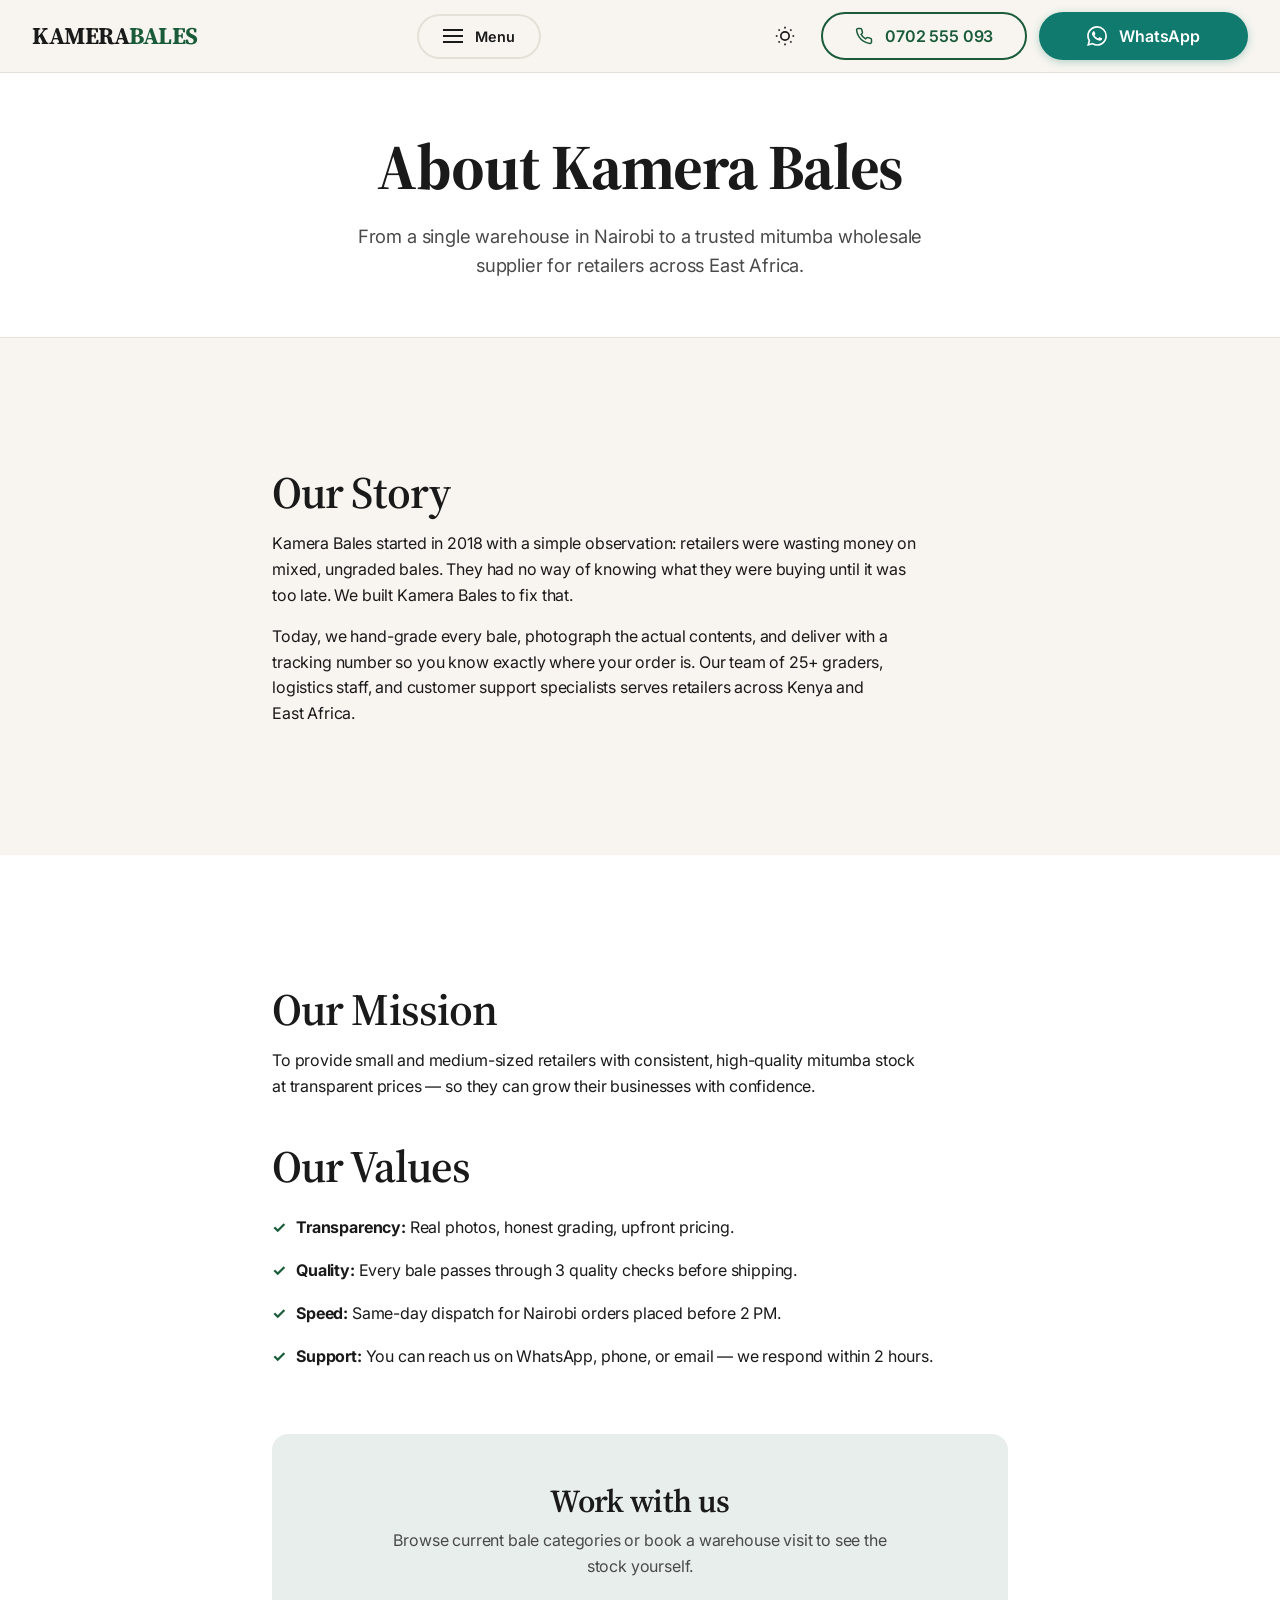
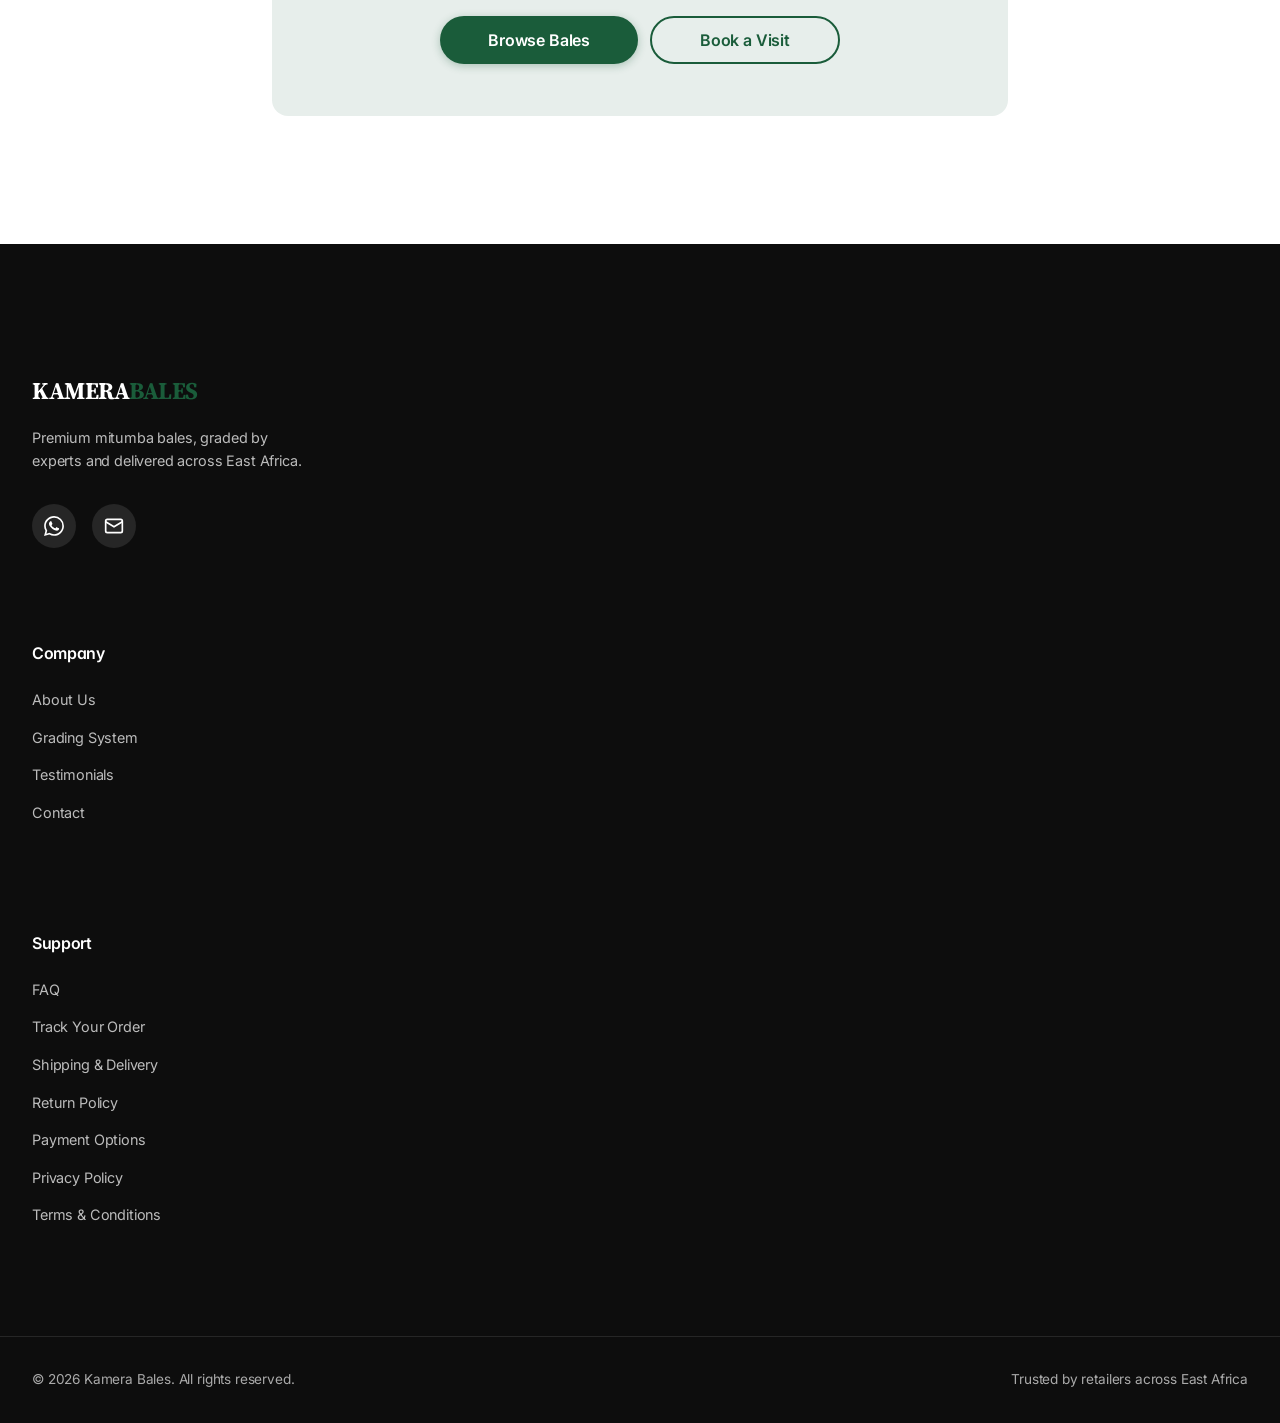
<file: about.html>
<!DOCTYPE html>
<html lang="en">
<head>
    <meta charset="UTF-8">
    <meta name="viewport" content="width=device-width, initial-scale=1.0">
    <title>About Us — Kamera Bales | Premium Mitumba Wholesale</title>
    <meta name="description" content="Learn about Kamera Bales – our story, mission, and how we became the trusted mitumba bale supplier for retailers across East Africa.">
    <meta name="theme-color" content="#1A5C3A">
    <meta name="theme-color" media="(prefers-color-scheme: dark)" content="#0D0D0D">
    <meta name="color-scheme" content="light dark">
    <link rel="icon" href="data:image/svg+xml,%3Csvg xmlns='http://www.w3.org/2000/svg' viewBox='0 0 64 64'%3E%3Crect width='64' height='64' rx='12' fill='%231A5C3A'/%3E%3Ctext x='32' y='42' font-family='Georgia,serif' font-size='28' font-weight='700' fill='white' text-anchor='middle'%3EKB%3C/text%3E%3C/svg%3E">
    <script>(function(){try{var s=localStorage.getItem('theme');var p=window.matchMedia('(prefers-color-scheme: dark)').matches;document.documentElement.setAttribute('data-theme',s||(p?'dark':'light'));}catch(e){}})();</script>
    <link rel="preconnect" href="https://fonts.googleapis.com">
    <link rel="preconnect" href="https://fonts.gstatic.com" crossorigin>
    <link href="https://fonts.googleapis.com/css2?family=Inter:wght@400;500;600;700&family=Source+Serif+4:opsz,wght@8..60,400;8..60,600;8..60,700&display=swap" rel="stylesheet">
    <link rel="stylesheet" href="styles.css">
    <link rel="canonical" href="https://www.kamerabales.co.ke/about.html">
    <link rel="manifest" href="manifest.json">
    <meta name="apple-mobile-web-app-capable" content="yes">
    <meta name="apple-mobile-web-app-status-bar-style" content="default">
    <meta name="apple-mobile-web-app-title" content="Kamera Bales">
    <link rel="apple-touch-icon" href="assets/icons/icon-192x192.svg">
</head>
<body>
    <a class="skip-link" href="#main-content">Skip to main content</a>

    <header class="site-header" role="banner">
        <div class="container header-inner">
            <a href="/" class="logo" aria-label="Kamera Bales home"><span class="logo-text">KAMERA<span class="logo-accent">BALES</span></span></a>
            <button class="menu-toggle" aria-expanded="false" aria-controls="menu-overlay" aria-label="Open menu"><span class="menu-icon"></span><span class="menu-text">Menu</span></button>
            <div class="header-actions">
                <button class="theme-toggle" aria-label="Toggle dark mode" aria-pressed="false">
                    <svg class="icon-sun" width="20" height="20" viewBox="0 0 24 24" fill="none" stroke="currentColor" stroke-width="2" aria-hidden="true"><circle cx="12" cy="12" r="5"/><line x1="12" y1="1" x2="12" y2="3"/><line x1="12" y1="21" x2="12" y2="23"/><line x1="4.22" y1="4.22" x2="5.64" y2="5.64"/><line x1="18.36" y1="18.36" x2="19.78" y2="19.78"/><line x1="1" y1="12" x2="3" y2="12"/><line x1="21" y1="12" x2="23" y2="12"/><line x1="4.22" y1="19.78" x2="5.64" y2="18.36"/><line x1="18.36" y1="5.64" x2="19.78" y2="4.22"/></svg>
                    <svg class="icon-moon" width="20" height="20" viewBox="0 0 24 24" fill="none" stroke="currentColor" stroke-width="2" aria-hidden="true"><path d="M21 12.79A9 9 0 1 1 11.21 3 7 7 0 0 0 21 12.79z"/></svg>
                </button>
                <a href="tel:0702555093" class="btn btn-header-call header-phone" aria-label="Call 0702555093">
                    <svg width="18" height="18" viewBox="0 0 24 24" fill="none" stroke="currentColor" stroke-width="2" aria-hidden="true"><path d="M22 16.92v3a2 2 0 0 1-2.18 2 19.79 19.79 0 0 1-8.63-3.07 19.5 19.5 0 0 1-6-6 19.79 19.79 0 0 1-3.07-8.67A2 2 0 0 1 4.11 2h3a2 2 0 0 1 2 1.72c.127.96.361 1.903.7 2.81a2 2 0 0 1-.45 2.11L8.09 9.91a16 16 0 0 0 6 6l1.27-1.27a2 2 0 0 1 2.11-.45c.907.339 1.85.573 2.81.7A2 2 0 0 1 22 16.92z"/></svg>
                    <span class="header-phone-number">0702 555 093</span>
                </a>
                <a href="https://wa.me/254702555093" class="btn btn-whatsapp header-whatsapp" target="_blank" rel="noopener noreferrer" aria-label="Chat on WhatsApp">
                    <svg width="20" height="20" viewBox="0 0 24 24" fill="currentColor" aria-hidden="true"><path d="M17.472 14.382c-.297-.149-1.758-.867-2.03-.967-.273-.099-.471-.148-.67.15-.197.297-.767.966-.94 1.164-.173.199-.347.223-.644.075-.297-.15-1.255-.463-2.39-1.475-.883-.788-1.48-1.761-1.653-2.059-.173-.297-.018-.458.13-.606.134-.133.298-.347.446-.52.149-.174.198-.298.298-.497.099-.198.05-.371-.025-.52-.075-.149-.669-1.612-.916-2.207-.242-.579-.487-.5-.669-.51-.173-.008-.371-.01-.57-.01-.198 0-.52.074-.792.372-.272.297-1.04 1.016-1.04 2.479 0 1.462 1.065 2.875 1.213 3.074.149.198 2.096 3.2 5.077 4.487.709.306 1.262.489 1.694.625.712.227 1.36.195 1.871.118.571-.085 1.758-.719 2.006-1.413.248-.694.248-1.289.173-1.413-.074-.124-.272-.198-.57-.347m-5.421 7.403h-.004a9.87 9.87 0 0 1-5.031-1.378l-.361-.214-3.741.982.998-3.648-.235-.374a9.86 9.86 0 0 1-1.51-5.26c.001-5.45 4.436-9.884 9.888-9.884 2.64 0 5.122 1.03 6.988 2.898a9.825 9.825 0 0 1 2.893 6.994c-.003 5.45-4.437 9.884-9.885 9.884m8.413-18.297A11.815 11.815 0 0 0 12.05 0C5.495 0 .16 5.335.157 11.892c0 2.096.547 4.142 1.588 5.945L.057 24l6.305-1.654a11.882 11.882 0 0 0 5.683 1.448h.005c6.554 0 11.89-5.335 11.893-11.893a11.821 11.821 0 0 0-3.48-8.413Z"/></svg>
                    <span>WhatsApp</span>
                </a>
            </div>
        </div>
    </header>

    <div id="menu-overlay" class="menu-overlay" aria-hidden="true">
        <div class="container">
            <div class="menu-overlay-header"><span class="logo-text">KAMERA<span class="logo-accent">BALES</span></span><button class="menu-close" aria-label="Close menu">✕</button></div>
            <nav class="menu-overlay-nav" aria-label="Main menu">
                <ul>
                    <li><a href="index.html#bales" class="menu-link">Bales</a></li>
                    <li><a href="index.html#how-it-works" class="menu-link">How It Works</a></li>
                    <li><a href="index.html#why-us" class="menu-link">Why Us</a></li>
                    <li><a href="index.html#testimonials" class="menu-link">Testimonials</a></li>
                    <li><a href="index.html#pricing" class="menu-link">Pricing</a></li>
                    <li><a href="index.html#faq" class="menu-link">FAQ</a></li>
                    <li><a href="track.html" class="menu-link">Track Order</a></li>
                    <li><a href="about.html" class="menu-link" aria-current="page">About Us</a></li>
                    <li><a href="contact.html" class="menu-link">Contact</a></li>
                </ul>
            </nav>
            <div class="menu-overlay-footer"><a href="tel:0702555093" class="btn btn-secondary">Call Us</a><a href="https://wa.me/254702555093" class="btn btn-whatsapp" target="_blank" rel="noopener">WhatsApp</a></div>
        </div>
    </div>

    <main id="main-content" role="main">
        <section class="page-hero">
            <div class="container container-sm">
                <h1>About Kamera Bales</h1>
                <p class="page-intro">From a single warehouse in Nairobi to a trusted mitumba wholesale supplier for retailers across East Africa.</p>
            </div>
        </section>

        <section class="section" aria-labelledby="our-story">
            <div class="container container-md">
                <h2 id="our-story">Our Story</h2>
                <p>Kamera Bales started in 2018 with a simple observation: retailers were wasting money on mixed, ungraded bales. They had no way of knowing what they were buying until it was too late. We built Kamera Bales to fix that.</p>
                <p>Today, we hand-grade every bale, photograph the actual contents, and deliver with a tracking number so you know exactly where your order is. Our team of 25+ graders, logistics staff, and customer support specialists serves retailers across Kenya and East Africa.</p>
            </div>
        </section>

        <section class="section bg-surface" aria-labelledby="mission">
            <div class="container container-md">
                <h2 id="mission">Our Mission</h2>
                <p>To provide small and medium-sized retailers with consistent, high-quality mitumba stock at transparent prices — so they can grow their businesses with confidence.</p>
                <h2>Our Values</h2>
                <ul class="values-list">
                    <li><strong>Transparency:</strong> Real photos, honest grading, upfront pricing.</li>
                    <li><strong>Quality:</strong> Every bale passes through 3 quality checks before shipping.</li>
                    <li><strong>Speed:</strong> Same-day dispatch for Nairobi orders placed before 2 PM.</li>
                    <li><strong>Support:</strong> You can reach us on WhatsApp, phone, or email — we respond within 2 hours.</li>
                </ul>

                <div class="closing-cta">
                    <h2>Work with us</h2>
                    <p>Browse current bale categories or book a warehouse visit to see the stock yourself.</p>
                    <a href="index.html#bales" class="btn btn-primary">Browse Bales</a>
                    <a href="contact.html" class="btn btn-secondary">Book a Visit</a>
                </div>
            </div>
        </section>
    </main>

    <footer class="site-footer" role="contentinfo">
        <div class="container footer-grid">
            <div class="footer-brand">
                <span class="logo-text">KAMERA<span class="logo-accent">BALES</span></span>
                <p>Premium mitumba bales, graded by experts and delivered across East Africa.</p>
                <div class="social-links">
                    <a href="https://wa.me/254702555093" aria-label="Chat on WhatsApp" target="_blank" rel="noopener"><svg width="20" height="20" viewBox="0 0 24 24" fill="currentColor" aria-hidden="true"><path d="M17.472 14.382c-.297-.149-1.758-.867-2.03-.967-.273-.099-.471-.148-.67.15-.197.297-.767.966-.94 1.164-.173.199-.347.223-.644.075-.297-.15-1.255-.463-2.39-1.475-.883-.788-1.48-1.761-1.653-2.059-.173-.297-.018-.458.13-.606.134-.133.298-.347.446-.52.149-.174.198-.298.298-.497.099-.198.05-.371-.025-.52-.075-.149-.669-1.612-.916-2.207-.242-.579-.487-.5-.669-.51-.173-.008-.371-.01-.57-.01-.198 0-.52.074-.792.372-.272.297-1.04 1.016-1.04 2.479 0 1.462 1.065 2.875 1.213 3.074.149.198 2.096 3.2 5.077 4.487.709.306 1.262.489 1.694.625.712.227 1.36.195 1.871.118.571-.085 1.758-.719 2.006-1.413.248-.694.248-1.289.173-1.413-.074-.124-.272-.198-.57-.347m-5.421 7.403h-.004a9.87 9.87 0 0 1-5.031-1.378l-.361-.214-3.741.982.998-3.648-.235-.374a9.86 9.86 0 0 1-1.51-5.26c.001-5.45 4.436-9.884 9.888-9.884 2.64 0 5.122 1.03 6.988 2.898a9.825 9.825 0 0 1 2.893 6.994c-.003 5.45-4.437 9.884-9.885 9.884m8.413-18.297A11.815 11.815 0 0 0 12.05 0C5.495 0 .16 5.335.157 11.892c0 2.096.547 4.142 1.588 5.945L.057 24l6.305-1.654a11.882 11.882 0 0 0 5.683 1.448h.005c6.554 0 11.89-5.335 11.893-11.893a11.821 11.821 0 0 0-3.48-8.413Z"/></svg></a>
                    <a href="mailto:info@kamerabales.co.ke" aria-label="Email us"><svg width="20" height="20" viewBox="0 0 24 24" fill="none" stroke="currentColor" stroke-width="2" aria-hidden="true"><rect x="2" y="4" width="20" height="16" rx="2"/><path d="m22 7-10 6L2 7"/></svg></a>
                </div>
            </div>
            <nav class="footer-col" aria-labelledby="footer-company-about"><h4 id="footer-company-about">Company</h4><ul><li><a href="about.html">About Us</a></li><li><a href="grading.html">Grading System</a></li><li><a href="testimonials.html">Testimonials</a></li><li><a href="contact.html">Contact</a></li></ul></nav>
            <nav class="footer-col" aria-labelledby="footer-support-about"><h4 id="footer-support-about">Support</h4><ul><li><a href="faq.html">FAQ</a></li><li><a href="track.html">Track Your Order</a></li><li><a href="shipping.html">Shipping & Delivery</a></li><li><a href="returns.html">Return Policy</a></li><li><a href="payment.html">Payment Options</a></li><li><a href="privacy.html">Privacy Policy</a></li><li><a href="terms.html">Terms & Conditions</a></li></ul></nav>
        </div>
        <div class="footer-bottom"><div class="container"><p>© 2026 Kamera Bales. All rights reserved.</p><p>Trusted by retailers across East Africa</p></div></div>
    </footer>

    <a href="https://wa.me/254702555093" class="floating-whatsapp" target="_blank" rel="noopener noreferrer" aria-label="Chat on WhatsApp (opens in new tab)"><svg width="28" height="28" viewBox="0 0 24 24" fill="currentColor" aria-hidden="true"><path d="M17.472 14.382c-.297-.149-1.758-.867-2.03-.967-.273-.099-.471-.148-.67.15-.197.297-.767.966-.94 1.164-.173.199-.347.223-.644.075-.297-.15-1.255-.463-2.39-1.475-.883-.788-1.48-1.761-1.653-2.059-.173-.297-.018-.458.13-.606.134-.133.298-.347.446-.52.149-.174.198-.298.298-.497.099-.198.05-.371-.025-.52-.075-.149-.669-1.612-.916-2.207-.242-.579-.487-.5-.669-.51-.173-.008-.371-.01-.57-.01-.198 0-.52.074-.792.372-.272.297-1.04 1.016-1.04 2.479 0 1.462 1.065 2.875 1.213 3.074.149.198 2.096 3.2 5.077 4.487.709.306 1.262.489 1.694.625.712.227 1.36.195 1.871.118.571-.085 1.758-.719 2.006-1.413.248-.694.248-1.289.173-1.413-.074-.124-.272-.198-.57-.347m-5.421 7.403h-.004a9.87 9.87 0 0 1-5.031-1.378l-.361-.214-3.741.982.998-3.648-.235-.374a9.86 9.86 0 0 1-1.51-5.26c.001-5.45 4.436-9.884 9.888-9.884 2.64 0 5.122 1.03 6.988 2.898a9.825 9.825 0 0 1 2.893 6.994c-.003 5.45-4.437 9.884-9.885 9.884m8.413-18.297A11.815 11.815 0 0 0 12.05 0C5.495 0 .16 5.335.157 11.892c0 2.096.547 4.142 1.588 5.945L.057 24l6.305-1.654a11.882 11.882 0 0 0 5.683 1.448h.005c6.554 0 11.89-5.335 11.893-11.893a11.821 11.821 0 0 0-3.48-8.413Z"/></svg></a>
    <button id="backToTop" class="back-to-top" aria-label="Back to top"><svg width="24" height="24" viewBox="0 0 24 24" fill="none" stroke="currentColor" stroke-width="2" aria-hidden="true"><polyline points="18 15 12 9 6 15"/></svg></button>

    <div class="mobile-action-bar" role="navigation" aria-label="Quick contact">
        <a href="tel:0702555093" class="mob-action-btn btn-call"><svg width="20" height="20" viewBox="0 0 24 24" fill="none" stroke="currentColor" stroke-width="2" aria-hidden="true"><path d="M22 16.92v3a2 2 0 0 1-2.18 2 19.79 19.79 0 0 1-8.63-3.07 19.5 19.5 0 0 1-6-6 19.79 19.79 0 0 1-3.07-8.67A2 2 0 0 1 4.11 2h3a2 2 0 0 1 2 1.72c.127.96.361 1.903.7 2.81a2 2 0 0 1-.45 2.11L8.09 9.91a16 16 0 0 0 6 6l1.27-1.27a2 2 0 0 1 2.11-.45c.907.339 1.85.573 2.81.7A2 2 0 0 1 22 16.92z"/></svg><span>Call</span></a>
        <a href="https://wa.me/254702555093" class="mob-action-btn btn-wa" target="_blank" rel="noopener"><svg width="20" height="20" viewBox="0 0 24 24" fill="currentColor" aria-hidden="true"><path d="M17.472 14.382c-.297-.149-1.758-.867-2.03-.967-.273-.099-.471-.148-.67.15-.197.297-.767.966-.94 1.164-.173.199-.347.223-.644.075-.297-.15-1.255-.463-2.39-1.475-.883-.788-1.48-1.761-1.653-2.059-.173-.297-.018-.458.13-.606.134-.133.298-.347.446-.52.149-.174.198-.298.298-.497.099-.198.05-.371-.025-.52-.075-.149-.669-1.612-.916-2.207-.242-.579-.487-.5-.669-.51-.173-.008-.371-.01-.57-.01-.198 0-.52.074-.792.372-.272.297-1.04 1.016-1.04 2.479 0 1.462 1.065 2.875 1.213 3.074.149.198 2.096 3.2 5.077 4.487.709.306 1.262.489 1.694.625.712.227 1.36.195 1.871.118.571-.085 1.758-.719 2.006-1.413.248-.694.248-1.289.173-1.413-.074-.124-.272-.198-.57-.347m-5.421 7.403h-.004a9.87 9.87 0 0 1-5.031-1.378l-.361-.214-3.741.982.998-3.648-.235-.374a9.86 9.86 0 0 1-1.51-5.26c.001-5.45 4.436-9.884 9.888-9.884 2.64 0 5.122 1.03 6.988 2.898a9.825 9.825 0 0 1 2.893 6.994c-.003 5.45-4.437 9.884-9.885 9.884m8.413-18.297A11.815 11.815 0 0 0 12.05 0C5.495 0 .16 5.335.157 11.892c0 2.096.547 4.142 1.588 5.945L.057 24l6.305-1.654a11.882 11.882 0 0 0 5.683 1.448h.005c6.554 0 11.89-5.335 11.893-11.893a11.821 11.821 0 0 0-3.48-8.413Z"/></svg><span>WhatsApp</span></a>
    </div>

    <script src="script.js" defer></script>
</body>
</html>
</file>
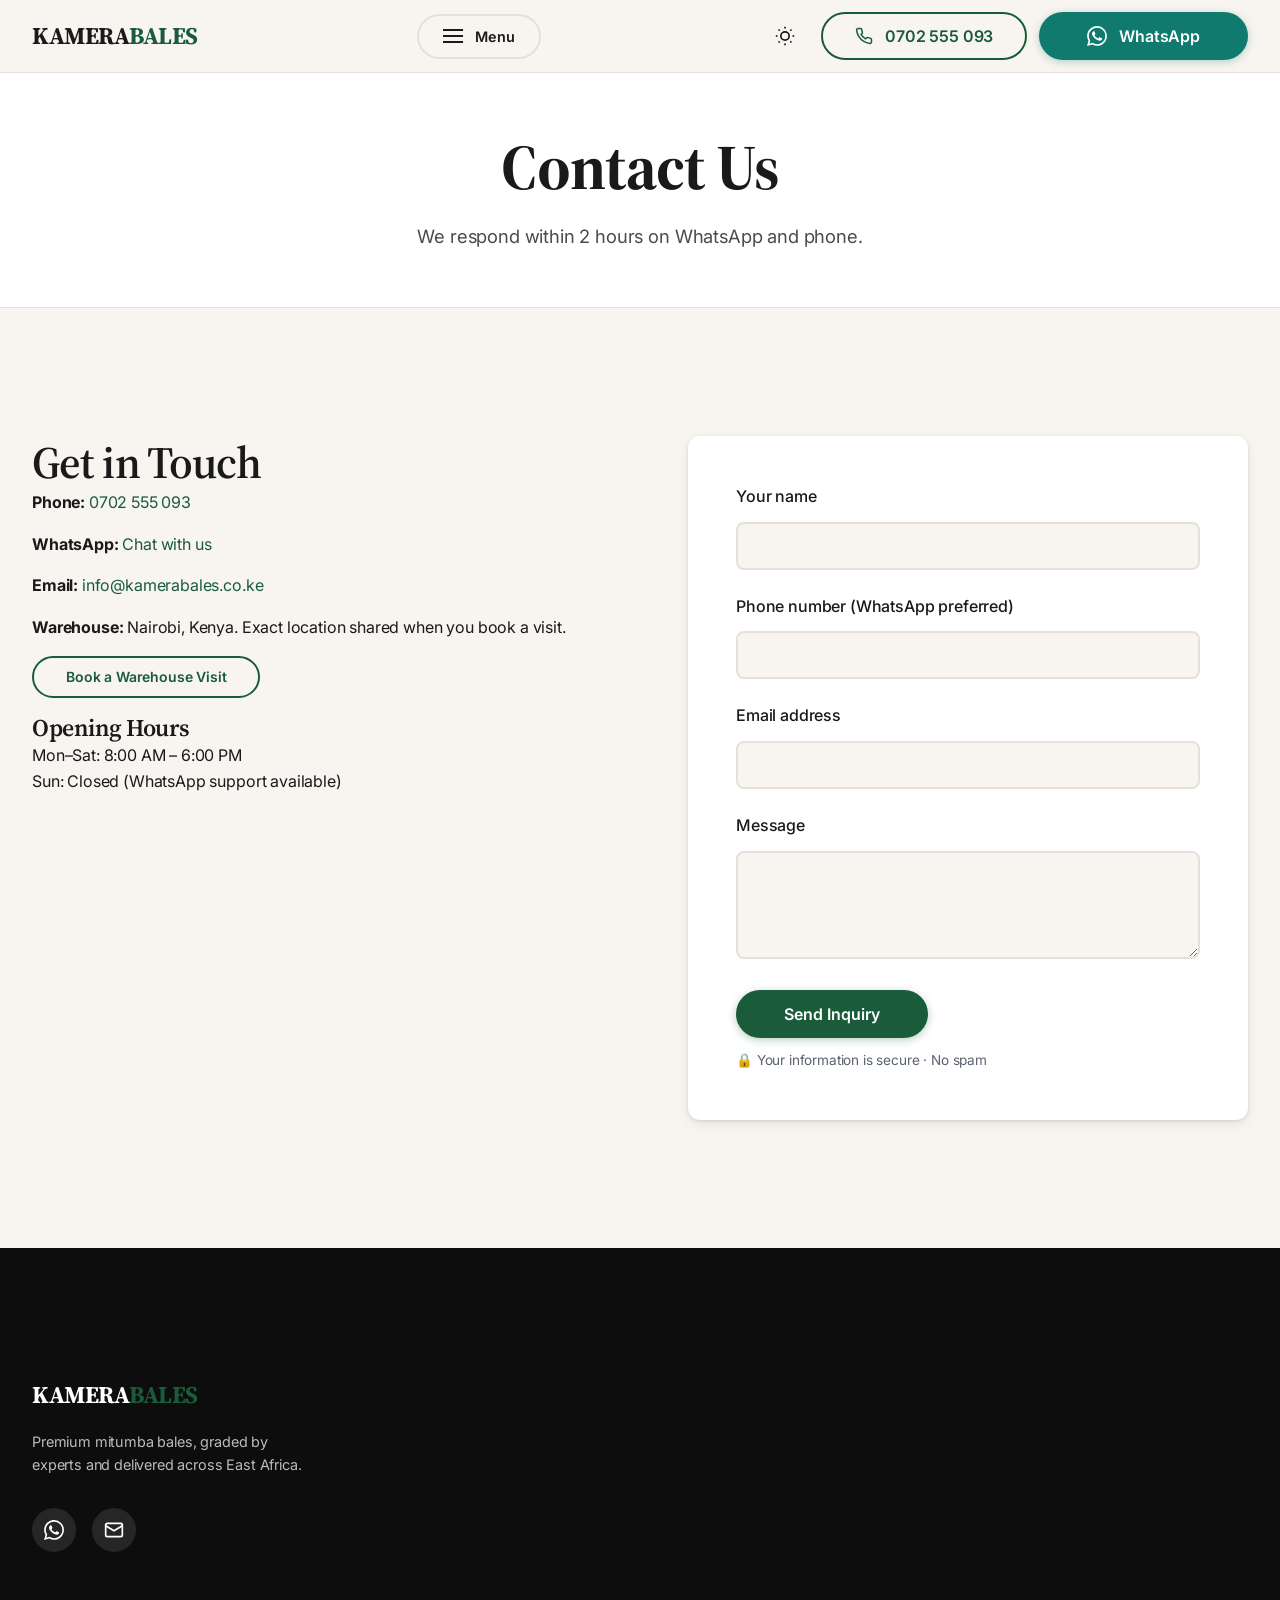
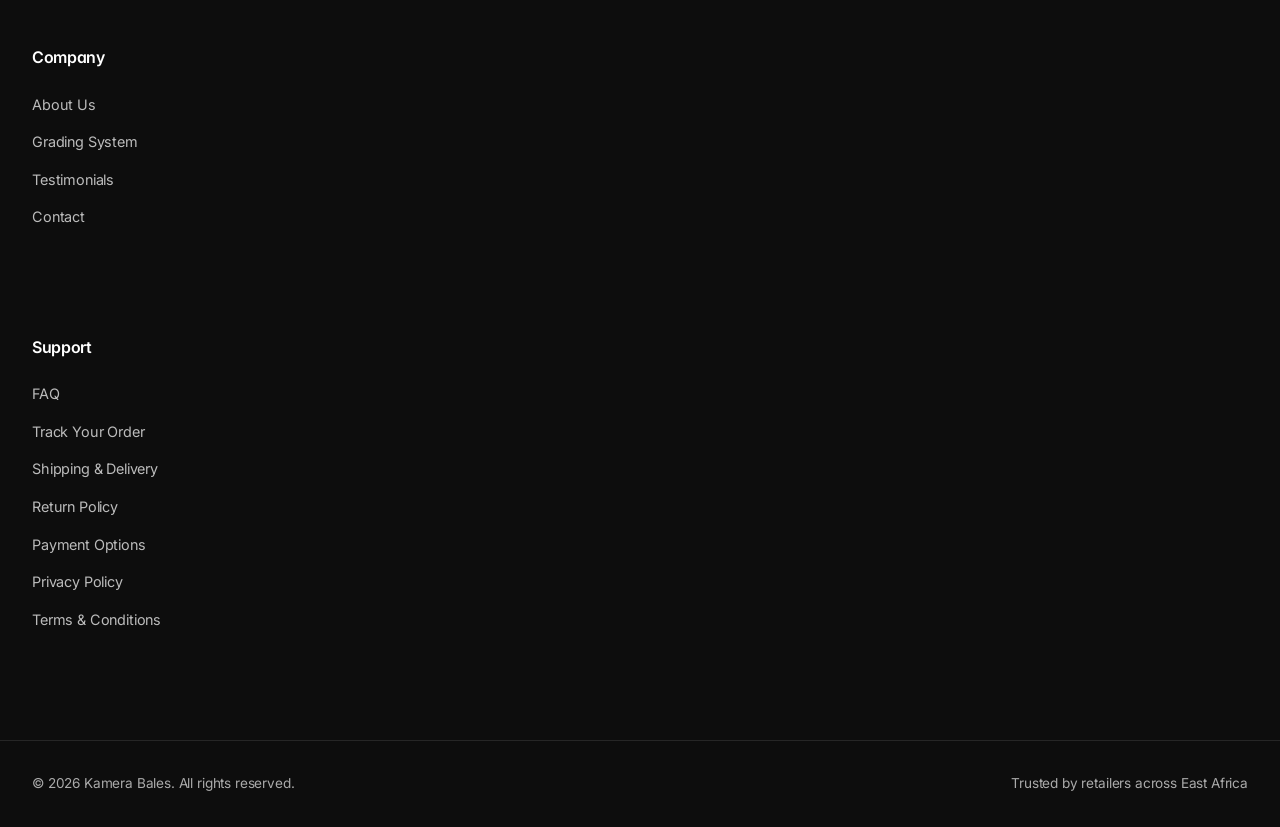
<file: contact.html>
<!DOCTYPE html>
<html lang="en">
<head>
    <meta charset="UTF-8">
    <meta name="viewport" content="width=device-width, initial-scale=1.0">
    <title>Contact Us — Kamera Bales</title>
    <meta name="description" content="Contact Kamera Bales: phone 0702555093, WhatsApp, email, or book a Nairobi warehouse visit.">
    <meta name="theme-color" content="#1A5C3A">
    <meta name="theme-color" media="(prefers-color-scheme: dark)" content="#0D0D0D">
    <meta name="color-scheme" content="light dark">
    <link rel="icon" href="data:image/svg+xml,%3Csvg xmlns='http://www.w3.org/2000/svg' viewBox='0 0 64 64'%3E%3Crect width='64' height='64' rx='12' fill='%231A5C3A'/%3E%3Ctext x='32' y='42' font-family='Georgia,serif' font-size='28' font-weight='700' fill='white' text-anchor='middle'%3EKB%3C/text%3E%3C/svg%3E">
    <script>(function(){try{var s=localStorage.getItem('theme');var p=window.matchMedia('(prefers-color-scheme: dark)').matches;document.documentElement.setAttribute('data-theme',s||(p?'dark':'light'));}catch(e){}})();</script>
    <link rel="preconnect" href="https://fonts.googleapis.com">
    <link rel="preconnect" href="https://fonts.gstatic.com" crossorigin>
    <link href="https://fonts.googleapis.com/css2?family=Inter:wght@400;500;600;700&family=Source+Serif+4:opsz,wght@8..60,400;8..60,600;8..60,700&display=swap" rel="stylesheet">
    <link rel="stylesheet" href="styles.css">
    <link rel="canonical" href="https://www.kamerabales.co.ke/contact.html">
    <link rel="manifest" href="manifest.json">
    <meta name="apple-mobile-web-app-capable" content="yes">
    <meta name="apple-mobile-web-app-status-bar-style" content="default">
    <meta name="apple-mobile-web-app-title" content="Kamera Bales">
    <link rel="apple-touch-icon" href="assets/icons/icon-192x192.svg">
</head>
<body>
    <a class="skip-link" href="#main-content">Skip to main content</a>

    <header class="site-header" role="banner">
        <div class="container header-inner">
            <a href="/" class="logo" aria-label="Kamera Bales home"><span class="logo-text">KAMERA<span class="logo-accent">BALES</span></span></a>
            <button class="menu-toggle" aria-expanded="false" aria-controls="menu-overlay" aria-label="Open menu"><span class="menu-icon"></span><span class="menu-text">Menu</span></button>
            <div class="header-actions">
                <button class="theme-toggle" aria-label="Toggle dark mode" aria-pressed="false">
                    <svg class="icon-sun" width="20" height="20" viewBox="0 0 24 24" fill="none" stroke="currentColor" stroke-width="2" aria-hidden="true"><circle cx="12" cy="12" r="5"/><line x1="12" y1="1" x2="12" y2="3"/><line x1="12" y1="21" x2="12" y2="23"/><line x1="4.22" y1="4.22" x2="5.64" y2="5.64"/><line x1="18.36" y1="18.36" x2="19.78" y2="19.78"/><line x1="1" y1="12" x2="3" y2="12"/><line x1="21" y1="12" x2="23" y2="12"/><line x1="4.22" y1="19.78" x2="5.64" y2="18.36"/><line x1="18.36" y1="5.64" x2="19.78" y2="4.22"/></svg>
                    <svg class="icon-moon" width="20" height="20" viewBox="0 0 24 24" fill="none" stroke="currentColor" stroke-width="2" aria-hidden="true"><path d="M21 12.79A9 9 0 1 1 11.21 3 7 7 0 0 0 21 12.79z"/></svg>
                </button>
                <a href="tel:0702555093" class="btn btn-header-call header-phone" aria-label="Call 0702555093">
                    <svg width="18" height="18" viewBox="0 0 24 24" fill="none" stroke="currentColor" stroke-width="2" aria-hidden="true"><path d="M22 16.92v3a2 2 0 0 1-2.18 2 19.79 19.79 0 0 1-8.63-3.07 19.5 19.5 0 0 1-6-6 19.79 19.79 0 0 1-3.07-8.67A2 2 0 0 1 4.11 2h3a2 2 0 0 1 2 1.72c.127.96.361 1.903.7 2.81a2 2 0 0 1-.45 2.11L8.09 9.91a16 16 0 0 0 6 6l1.27-1.27a2 2 0 0 1 2.11-.45c.907.339 1.85.573 2.81.7A2 2 0 0 1 22 16.92z"/></svg>
                    <span class="header-phone-number">0702 555 093</span>
                </a>
                <a href="https://wa.me/254702555093" class="btn btn-whatsapp header-whatsapp" target="_blank" rel="noopener noreferrer" aria-label="Chat on WhatsApp">
                    <svg width="20" height="20" viewBox="0 0 24 24" fill="currentColor" aria-hidden="true"><path d="M17.472 14.382c-.297-.149-1.758-.867-2.03-.967-.273-.099-.471-.148-.67.15-.197.297-.767.966-.94 1.164-.173.199-.347.223-.644.075-.297-.15-1.255-.463-2.39-1.475-.883-.788-1.48-1.761-1.653-2.059-.173-.297-.018-.458.13-.606.134-.133.298-.347.446-.52.149-.174.198-.298.298-.497.099-.198.05-.371-.025-.52-.075-.149-.669-1.612-.916-2.207-.242-.579-.487-.5-.669-.51-.173-.008-.371-.01-.57-.01-.198 0-.52.074-.792.372-.272.297-1.04 1.016-1.04 2.479 0 1.462 1.065 2.875 1.213 3.074.149.198 2.096 3.2 5.077 4.487.709.306 1.262.489 1.694.625.712.227 1.36.195 1.871.118.571-.085 1.758-.719 2.006-1.413.248-.694.248-1.289.173-1.413-.074-.124-.272-.198-.57-.347m-5.421 7.403h-.004a9.87 9.87 0 0 1-5.031-1.378l-.361-.214-3.741.982.998-3.648-.235-.374a9.86 9.86 0 0 1-1.51-5.26c.001-5.45 4.436-9.884 9.888-9.884 2.64 0 5.122 1.03 6.988 2.898a9.825 9.825 0 0 1 2.893 6.994c-.003 5.45-4.437 9.884-9.885 9.884m8.413-18.297A11.815 11.815 0 0 0 12.05 0C5.495 0 .16 5.335.157 11.892c0 2.096.547 4.142 1.588 5.945L.057 24l6.305-1.654a11.882 11.882 0 0 0 5.683 1.448h.005c6.554 0 11.89-5.335 11.893-11.893a11.821 11.821 0 0 0-3.48-8.413Z"/></svg>
                    <span>WhatsApp</span>
                </a>
            </div>
        </div>
    </header>

    <div id="menu-overlay" class="menu-overlay" aria-hidden="true">
        <div class="container">
            <div class="menu-overlay-header"><span class="logo-text">KAMERA<span class="logo-accent">BALES</span></span><button class="menu-close" aria-label="Close menu">✕</button></div>
            <nav class="menu-overlay-nav" aria-label="Main menu">
                <ul>
                    <li><a href="index.html#bales" class="menu-link">Bales</a></li>
                    <li><a href="index.html#how-it-works" class="menu-link">How It Works</a></li>
                    <li><a href="index.html#why-us" class="menu-link">Why Us</a></li>
                    <li><a href="index.html#testimonials" class="menu-link">Testimonials</a></li>
                    <li><a href="index.html#pricing" class="menu-link">Pricing</a></li>
                    <li><a href="index.html#faq" class="menu-link">FAQ</a></li>
                    <li><a href="track.html" class="menu-link">Track Order</a></li>
                    <li><a href="about.html" class="menu-link">About Us</a></li>
                    <li><a href="contact.html" class="menu-link" aria-current="page">Contact</a></li>
                </ul>
            </nav>
            <div class="menu-overlay-footer"><a href="tel:0702555093" class="btn btn-secondary">Call Us</a><a href="https://wa.me/254702555093" class="btn btn-whatsapp" target="_blank" rel="noopener">WhatsApp</a></div>
        </div>
    </div>

    <main id="main-content" role="main">
        <section class="page-hero">
            <div class="container container-sm">
                <h1>Contact Us</h1>
                <p class="page-intro">We respond within 2 hours on WhatsApp and phone.</p>
            </div>
        </section>

        <section class="section">
            <div class="container">
                <div class="contact-grid">
                    <div class="contact-info">
                        <h2>Get in Touch</h2>
                        <div class="contact-details">
                            <p><strong>Phone:</strong> <a href="tel:0702555093">0702 555 093</a></p>
                            <p><strong>WhatsApp:</strong> <a href="https://wa.me/254702555093" target="_blank" rel="noopener">Chat with us</a></p>
                            <p><strong>Email:</strong> <a href="mailto:info@kamerabales.co.ke">info@kamerabales.co.ke</a></p>
                            <p><strong>Warehouse:</strong> Nairobi, Kenya. Exact location shared when you book a visit.</p>
                            <p>
                                <a class="btn btn-secondary btn-sm" href="https://wa.me/254702555093?text=Hi%20Kamera%20Bales%2C%20I%27d%20like%20to%20book%20a%20warehouse%20visit" target="_blank" rel="noopener">Book a Warehouse Visit</a>
                            </p>
                        </div>
                        <h3>Opening Hours</h3>
                        <p>Mon–Sat: 8:00 AM – 6:00 PM<br>Sun: Closed (WhatsApp support available)</p>
                    </div>
                    <form class="contact-form" action="https://formspree.io/f/mjybylyr" method="post" novalidate>
                        <div class="form-group"><label for="name">Your name</label><input type="text" id="name" name="name" required autocomplete="name"></div>
                        <div class="form-group"><label for="phone">Phone number (WhatsApp preferred)</label><input type="tel" id="phone" name="phone" required autocomplete="tel" inputmode="tel"></div>
                        <div class="form-group"><label for="email">Email address</label><input type="email" id="email" name="email" autocomplete="email" inputmode="email"></div>
                        <div class="form-group"><label for="message">Message</label><textarea id="message" name="message" rows="4" required></textarea></div>
                        <button type="submit" class="btn btn-primary">Send Inquiry</button>
                        <p class="form-note">🔒 Your information is secure · No spam</p>
                    </form>
                </div>
            </div>
        </section>
    </main>

    <footer class="site-footer" role="contentinfo">
        <div class="container footer-grid">
            <div class="footer-brand">
                <span class="logo-text">KAMERA<span class="logo-accent">BALES</span></span>
                <p>Premium mitumba bales, graded by experts and delivered across East Africa.</p>
                <div class="social-links">
                    <a href="https://wa.me/254702555093" aria-label="Chat on WhatsApp" target="_blank" rel="noopener"><svg width="20" height="20" viewBox="0 0 24 24" fill="currentColor" aria-hidden="true"><path d="M17.472 14.382c-.297-.149-1.758-.867-2.03-.967-.273-.099-.471-.148-.67.15-.197.297-.767.966-.94 1.164-.173.199-.347.223-.644.075-.297-.15-1.255-.463-2.39-1.475-.883-.788-1.48-1.761-1.653-2.059-.173-.297-.018-.458.13-.606.134-.133.298-.347.446-.52.149-.174.198-.298.298-.497.099-.198.05-.371-.025-.52-.075-.149-.669-1.612-.916-2.207-.242-.579-.487-.5-.669-.51-.173-.008-.371-.01-.57-.01-.198 0-.52.074-.792.372-.272.297-1.04 1.016-1.04 2.479 0 1.462 1.065 2.875 1.213 3.074.149.198 2.096 3.2 5.077 4.487.709.306 1.262.489 1.694.625.712.227 1.36.195 1.871.118.571-.085 1.758-.719 2.006-1.413.248-.694.248-1.289.173-1.413-.074-.124-.272-.198-.57-.347m-5.421 7.403h-.004a9.87 9.87 0 0 1-5.031-1.378l-.361-.214-3.741.982.998-3.648-.235-.374a9.86 9.86 0 0 1-1.51-5.26c.001-5.45 4.436-9.884 9.888-9.884 2.64 0 5.122 1.03 6.988 2.898a9.825 9.825 0 0 1 2.893 6.994c-.003 5.45-4.437 9.884-9.885 9.884m8.413-18.297A11.815 11.815 0 0 0 12.05 0C5.495 0 .16 5.335.157 11.892c0 2.096.547 4.142 1.588 5.945L.057 24l6.305-1.654a11.882 11.882 0 0 0 5.683 1.448h.005c6.554 0 11.89-5.335 11.893-11.893a11.821 11.821 0 0 0-3.48-8.413Z"/></svg></a>
                    <a href="mailto:info@kamerabales.co.ke" aria-label="Email us"><svg width="20" height="20" viewBox="0 0 24 24" fill="none" stroke="currentColor" stroke-width="2" aria-hidden="true"><rect x="2" y="4" width="20" height="16" rx="2"/><path d="m22 7-10 6L2 7"/></svg></a>
                </div>
            </div>
            <nav class="footer-col" aria-labelledby="footer-company-contact"><h4 id="footer-company-contact">Company</h4><ul><li><a href="about.html">About Us</a></li><li><a href="grading.html">Grading System</a></li><li><a href="testimonials.html">Testimonials</a></li><li><a href="contact.html">Contact</a></li></ul></nav>
            <nav class="footer-col" aria-labelledby="footer-support-contact"><h4 id="footer-support-contact">Support</h4><ul><li><a href="faq.html">FAQ</a></li><li><a href="track.html">Track Your Order</a></li><li><a href="shipping.html">Shipping & Delivery</a></li><li><a href="returns.html">Return Policy</a></li><li><a href="payment.html">Payment Options</a></li><li><a href="privacy.html">Privacy Policy</a></li><li><a href="terms.html">Terms & Conditions</a></li></ul></nav>
        </div>
        <div class="footer-bottom"><div class="container"><p>© 2026 Kamera Bales. All rights reserved.</p><p>Trusted by retailers across East Africa</p></div></div>
    </footer>

    <a href="https://wa.me/254702555093" class="floating-whatsapp" target="_blank" rel="noopener noreferrer" aria-label="Chat on WhatsApp (opens in new tab)"><svg width="28" height="28" viewBox="0 0 24 24" fill="currentColor" aria-hidden="true"><path d="M17.472 14.382c-.297-.149-1.758-.867-2.03-.967-.273-.099-.471-.148-.67.15-.197.297-.767.966-.94 1.164-.173.199-.347.223-.644.075-.297-.15-1.255-.463-2.39-1.475-.883-.788-1.48-1.761-1.653-2.059-.173-.297-.018-.458.13-.606.134-.133.298-.347.446-.52.149-.174.198-.298.298-.497.099-.198.05-.371-.025-.52-.075-.149-.669-1.612-.916-2.207-.242-.579-.487-.5-.669-.51-.173-.008-.371-.01-.57-.01-.198 0-.52.074-.792.372-.272.297-1.04 1.016-1.04 2.479 0 1.462 1.065 2.875 1.213 3.074.149.198 2.096 3.2 5.077 4.487.709.306 1.262.489 1.694.625.712.227 1.36.195 1.871.118.571-.085 1.758-.719 2.006-1.413.248-.694.248-1.289.173-1.413-.074-.124-.272-.198-.57-.347m-5.421 7.403h-.004a9.87 9.87 0 0 1-5.031-1.378l-.361-.214-3.741.982.998-3.648-.235-.374a9.86 9.86 0 0 1-1.51-5.26c.001-5.45 4.436-9.884 9.888-9.884 2.64 0 5.122 1.03 6.988 2.898a9.825 9.825 0 0 1 2.893 6.994c-.003 5.45-4.437 9.884-9.885 9.884m8.413-18.297A11.815 11.815 0 0 0 12.05 0C5.495 0 .16 5.335.157 11.892c0 2.096.547 4.142 1.588 5.945L.057 24l6.305-1.654a11.882 11.882 0 0 0 5.683 1.448h.005c6.554 0 11.89-5.335 11.893-11.893a11.821 11.821 0 0 0-3.48-8.413Z"/></svg></a>
    <button id="backToTop" class="back-to-top" aria-label="Back to top"><svg width="24" height="24" viewBox="0 0 24 24" fill="none" stroke="currentColor" stroke-width="2" aria-hidden="true"><polyline points="18 15 12 9 6 15"/></svg></button>

    <div class="mobile-action-bar" role="navigation" aria-label="Quick contact">
        <a href="tel:0702555093" class="mob-action-btn btn-call"><svg width="20" height="20" viewBox="0 0 24 24" fill="none" stroke="currentColor" stroke-width="2" aria-hidden="true"><path d="M22 16.92v3a2 2 0 0 1-2.18 2 19.79 19.79 0 0 1-8.63-3.07 19.5 19.5 0 0 1-6-6 19.79 19.79 0 0 1-3.07-8.67A2 2 0 0 1 4.11 2h3a2 2 0 0 1 2 1.72c.127.96.361 1.903.7 2.81a2 2 0 0 1-.45 2.11L8.09 9.91a16 16 0 0 0 6 6l1.27-1.27a2 2 0 0 1 2.11-.45c.907.339 1.85.573 2.81.7A2 2 0 0 1 22 16.92z"/></svg><span>Call</span></a>
        <a href="https://wa.me/254702555093" class="mob-action-btn btn-wa" target="_blank" rel="noopener"><svg width="20" height="20" viewBox="0 0 24 24" fill="currentColor" aria-hidden="true"><path d="M17.472 14.382c-.297-.149-1.758-.867-2.03-.967-.273-.099-.471-.148-.67.15-.197.297-.767.966-.94 1.164-.173.199-.347.223-.644.075-.297-.15-1.255-.463-2.39-1.475-.883-.788-1.48-1.761-1.653-2.059-.173-.297-.018-.458.13-.606.134-.133.298-.347.446-.52.149-.174.198-.298.298-.497.099-.198.05-.371-.025-.52-.075-.149-.669-1.612-.916-2.207-.242-.579-.487-.5-.669-.51-.173-.008-.371-.01-.57-.01-.198 0-.52.074-.792.372-.272.297-1.04 1.016-1.04 2.479 0 1.462 1.065 2.875 1.213 3.074.149.198 2.096 3.2 5.077 4.487.709.306 1.262.489 1.694.625.712.227 1.36.195 1.871.118.571-.085 1.758-.719 2.006-1.413.248-.694.248-1.289.173-1.413-.074-.124-.272-.198-.57-.347m-5.421 7.403h-.004a9.87 9.87 0 0 1-5.031-1.378l-.361-.214-3.741.982.998-3.648-.235-.374a9.86 9.86 0 0 1-1.51-5.26c.001-5.45 4.436-9.884 9.888-9.884 2.64 0 5.122 1.03 6.988 2.898a9.825 9.825 0 0 1 2.893 6.994c-.003 5.45-4.437 9.884-9.885 9.884m8.413-18.297A11.815 11.815 0 0 0 12.05 0C5.495 0 .16 5.335.157 11.892c0 2.096.547 4.142 1.588 5.945L.057 24l6.305-1.654a11.882 11.882 0 0 0 5.683 1.448h.005c6.554 0 11.89-5.335 11.893-11.893a11.821 11.821 0 0 0-3.48-8.413Z"/></svg><span>WhatsApp</span></a>
    </div>

    <script src="script.js" defer></script>
</body>
</html>
</file>
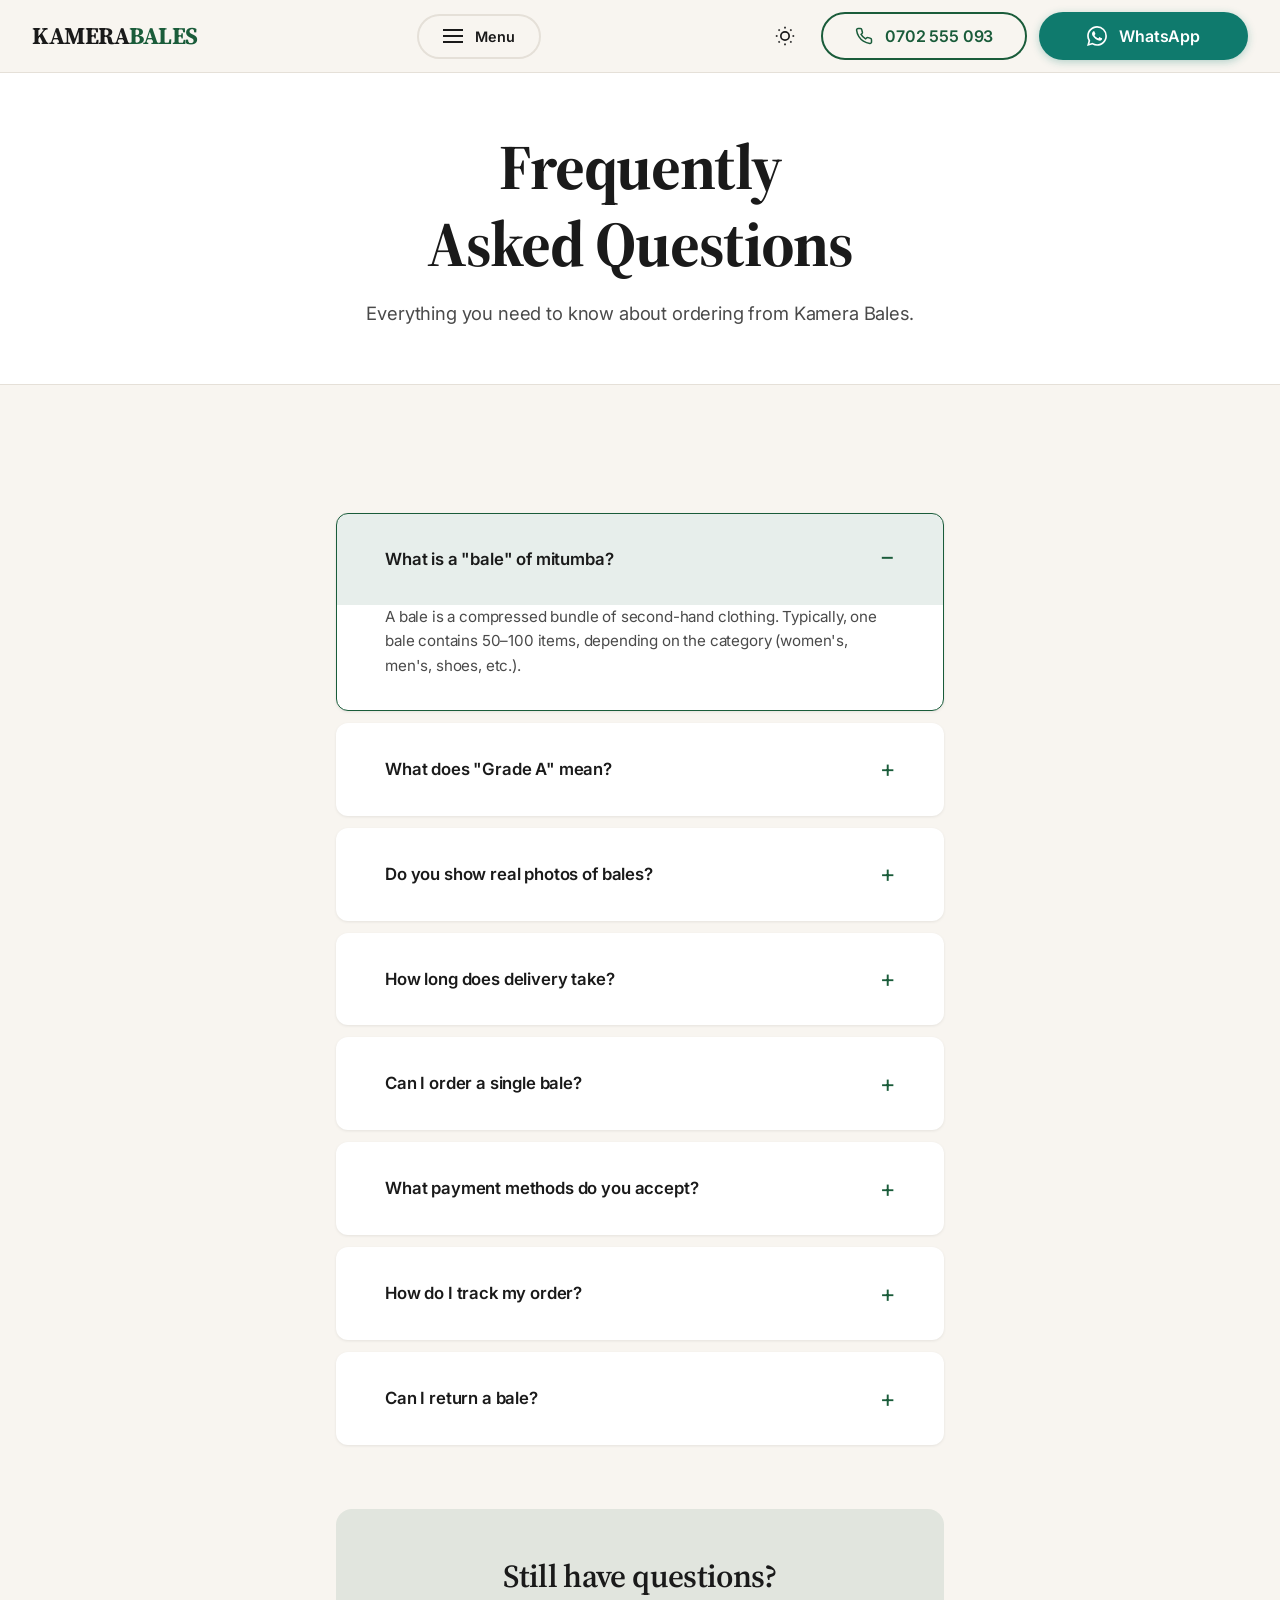
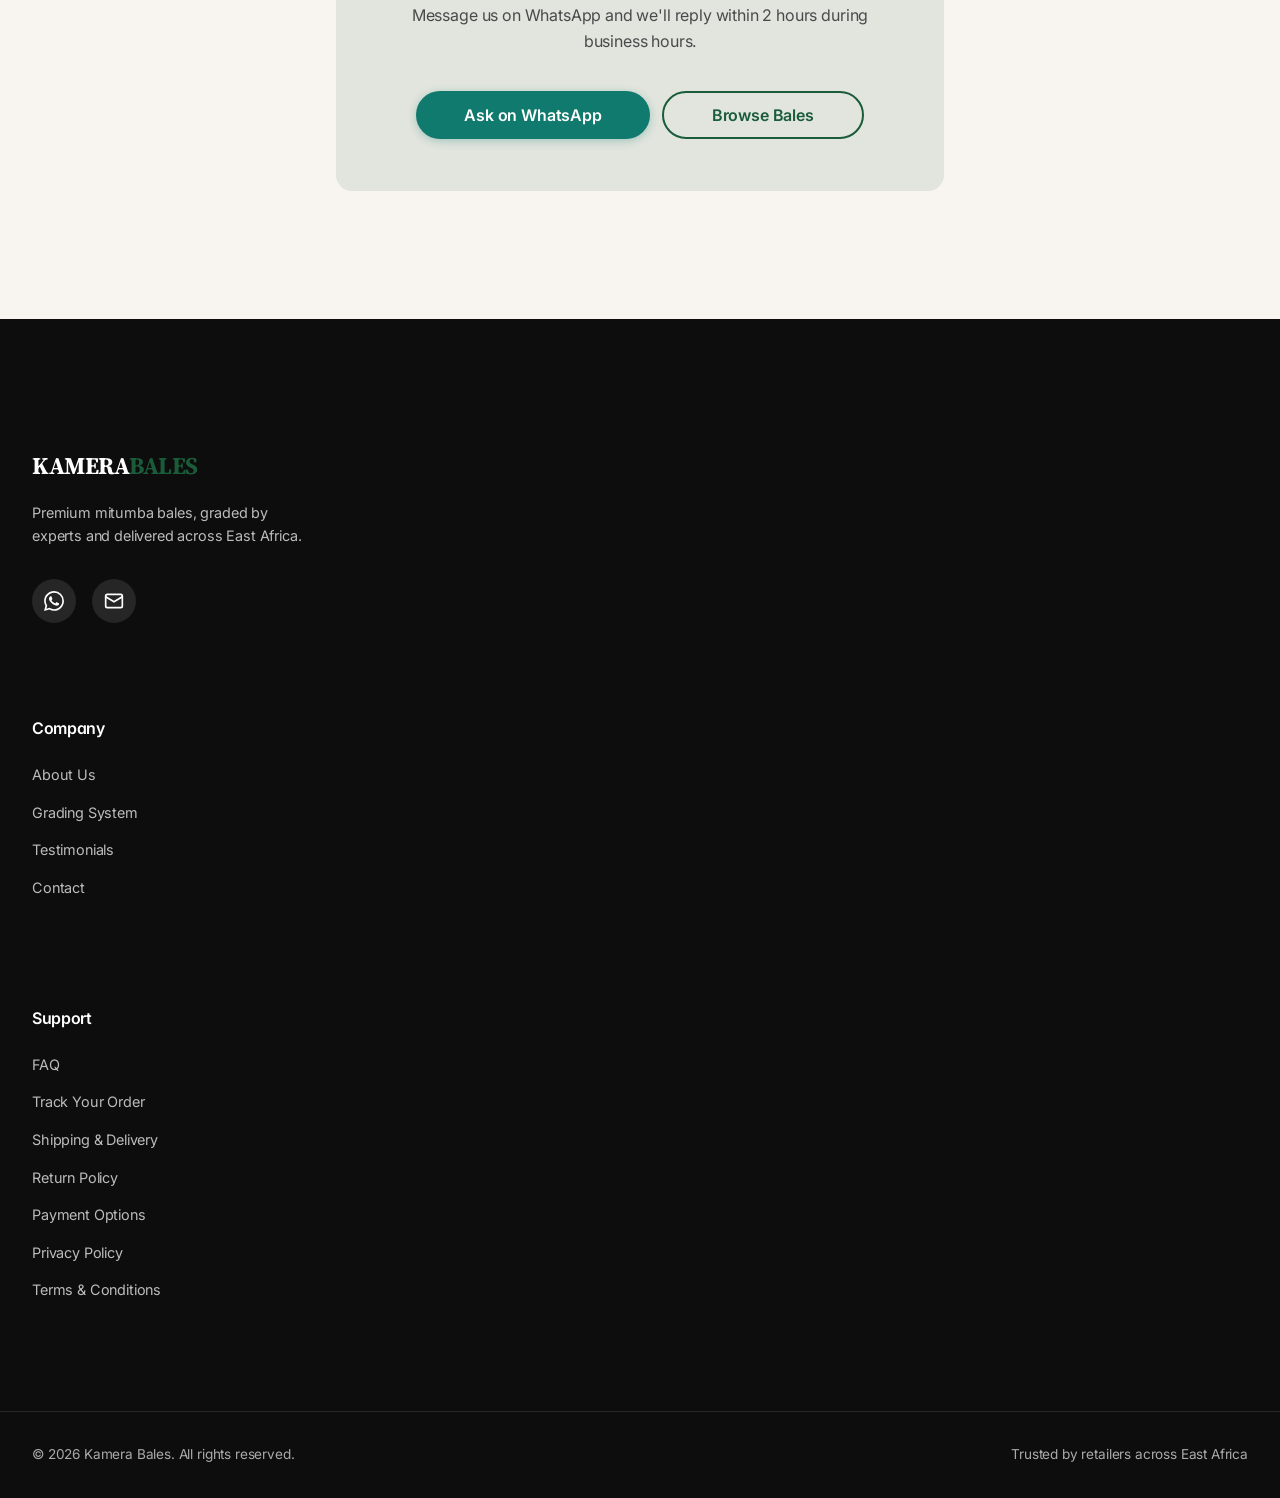
<file: faq.html>
<!DOCTYPE html>
<html lang="en">
<head>
    <meta charset="UTF-8">
    <meta name="viewport" content="width=device-width, initial-scale=1.0">
    <title>FAQ — Kamera Bales</title>
    <meta name="description" content="Frequently asked questions about Kamera Bales mitumba wholesale: grades, delivery, payment, and more.">
    <meta name="theme-color" content="#1A5C3A">
    <meta name="theme-color" media="(prefers-color-scheme: dark)" content="#0D0D0D">
    <meta name="color-scheme" content="light dark">
    <link rel="icon" href="data:image/svg+xml,%3Csvg xmlns='http://www.w3.org/2000/svg' viewBox='0 0 64 64'%3E%3Crect width='64' height='64' rx='12' fill='%231A5C3A'/%3E%3Ctext x='32' y='42' font-family='Georgia,serif' font-size='28' font-weight='700' fill='white' text-anchor='middle'%3EKB%3C/text%3E%3C/svg%3E">
    <script>(function(){try{var s=localStorage.getItem('theme');var p=window.matchMedia('(prefers-color-scheme: dark)').matches;document.documentElement.setAttribute('data-theme',s||(p?'dark':'light'));}catch(e){}})();</script>
    <link rel="preconnect" href="https://fonts.googleapis.com">
    <link rel="preconnect" href="https://fonts.gstatic.com" crossorigin>
    <link href="https://fonts.googleapis.com/css2?family=Inter:wght@400;500;600;700&family=Source+Serif+4:opsz,wght@8..60,400;8..60,600;8..60,700&display=swap" rel="stylesheet">
    <link rel="stylesheet" href="styles.css">
    <link rel="canonical" href="https://www.kamerabales.co.ke/faq.html">
    <link rel="manifest" href="manifest.json">
    <meta name="apple-mobile-web-app-capable" content="yes">
    <meta name="apple-mobile-web-app-status-bar-style" content="default">
    <meta name="apple-mobile-web-app-title" content="Kamera Bales">
    <link rel="apple-touch-icon" href="assets/icons/icon-192x192.svg">
</head>
<body>
    <a class="skip-link" href="#main-content">Skip to main content</a>

    <header class="site-header" role="banner">
        <div class="container header-inner">
            <a href="/" class="logo" aria-label="Kamera Bales home"><span class="logo-text">KAMERA<span class="logo-accent">BALES</span></span></a>
            <button class="menu-toggle" aria-expanded="false" aria-controls="menu-overlay" aria-label="Open menu"><span class="menu-icon"></span><span class="menu-text">Menu</span></button>
            <div class="header-actions">
                <button class="theme-toggle" aria-label="Toggle dark mode" aria-pressed="false">
                    <svg class="icon-sun" width="20" height="20" viewBox="0 0 24 24" fill="none" stroke="currentColor" stroke-width="2" aria-hidden="true"><circle cx="12" cy="12" r="5"/><line x1="12" y1="1" x2="12" y2="3"/><line x1="12" y1="21" x2="12" y2="23"/><line x1="4.22" y1="4.22" x2="5.64" y2="5.64"/><line x1="18.36" y1="18.36" x2="19.78" y2="19.78"/><line x1="1" y1="12" x2="3" y2="12"/><line x1="21" y1="12" x2="23" y2="12"/><line x1="4.22" y1="19.78" x2="5.64" y2="18.36"/><line x1="18.36" y1="5.64" x2="19.78" y2="4.22"/></svg>
                    <svg class="icon-moon" width="20" height="20" viewBox="0 0 24 24" fill="none" stroke="currentColor" stroke-width="2" aria-hidden="true"><path d="M21 12.79A9 9 0 1 1 11.21 3 7 7 0 0 0 21 12.79z"/></svg>
                </button>
                <a href="tel:0702555093" class="btn btn-header-call header-phone" aria-label="Call 0702555093">
                    <svg width="18" height="18" viewBox="0 0 24 24" fill="none" stroke="currentColor" stroke-width="2" aria-hidden="true"><path d="M22 16.92v3a2 2 0 0 1-2.18 2 19.79 19.79 0 0 1-8.63-3.07 19.5 19.5 0 0 1-6-6 19.79 19.79 0 0 1-3.07-8.67A2 2 0 0 1 4.11 2h3a2 2 0 0 1 2 1.72c.127.96.361 1.903.7 2.81a2 2 0 0 1-.45 2.11L8.09 9.91a16 16 0 0 0 6 6l1.27-1.27a2 2 0 0 1 2.11-.45c.907.339 1.85.573 2.81.7A2 2 0 0 1 22 16.92z"/></svg>
                    <span class="header-phone-number">0702 555 093</span>
                </a>
                <a href="https://wa.me/254702555093" class="btn btn-whatsapp header-whatsapp" target="_blank" rel="noopener noreferrer" aria-label="Chat on WhatsApp">
                    <svg width="20" height="20" viewBox="0 0 24 24" fill="currentColor" aria-hidden="true"><path d="M17.472 14.382c-.297-.149-1.758-.867-2.03-.967-.273-.099-.471-.148-.67.15-.197.297-.767.966-.94 1.164-.173.199-.347.223-.644.075-.297-.15-1.255-.463-2.39-1.475-.883-.788-1.48-1.761-1.653-2.059-.173-.297-.018-.458.13-.606.134-.133.298-.347.446-.52.149-.174.198-.298.298-.497.099-.198.05-.371-.025-.52-.075-.149-.669-1.612-.916-2.207-.242-.579-.487-.5-.669-.51-.173-.008-.371-.01-.57-.01-.198 0-.52.074-.792.372-.272.297-1.04 1.016-1.04 2.479 0 1.462 1.065 2.875 1.213 3.074.149.198 2.096 3.2 5.077 4.487.709.306 1.262.489 1.694.625.712.227 1.36.195 1.871.118.571-.085 1.758-.719 2.006-1.413.248-.694.248-1.289.173-1.413-.074-.124-.272-.198-.57-.347m-5.421 7.403h-.004a9.87 9.87 0 0 1-5.031-1.378l-.361-.214-3.741.982.998-3.648-.235-.374a9.86 9.86 0 0 1-1.51-5.26c.001-5.45 4.436-9.884 9.888-9.884 2.64 0 5.122 1.03 6.988 2.898a9.825 9.825 0 0 1 2.893 6.994c-.003 5.45-4.437 9.884-9.885 9.884m8.413-18.297A11.815 11.815 0 0 0 12.05 0C5.495 0 .16 5.335.157 11.892c0 2.096.547 4.142 1.588 5.945L.057 24l6.305-1.654a11.882 11.882 0 0 0 5.683 1.448h.005c6.554 0 11.89-5.335 11.893-11.893a11.821 11.821 0 0 0-3.48-8.413Z"/></svg>
                    <span>WhatsApp</span>
                </a>
            </div>
        </div>
    </header>

    <div id="menu-overlay" class="menu-overlay" aria-hidden="true">
        <div class="container">
            <div class="menu-overlay-header"><span class="logo-text">KAMERA<span class="logo-accent">BALES</span></span><button class="menu-close" aria-label="Close menu">✕</button></div>
            <nav class="menu-overlay-nav" aria-label="Main menu">
                <ul>
                    <li><a href="index.html#bales" class="menu-link">Bales</a></li>
                    <li><a href="index.html#how-it-works" class="menu-link">How It Works</a></li>
                    <li><a href="index.html#why-us" class="menu-link">Why Us</a></li>
                    <li><a href="index.html#testimonials" class="menu-link">Testimonials</a></li>
                    <li><a href="index.html#pricing" class="menu-link">Pricing</a></li>
                    <li><a href="index.html#faq" class="menu-link">FAQ</a></li>
                    <li><a href="track.html" class="menu-link">Track Order</a></li>
                    <li><a href="about.html" class="menu-link">About Us</a></li>
                    <li><a href="contact.html" class="menu-link">Contact</a></li>
                </ul>
            </nav>
            <div class="menu-overlay-footer"><a href="tel:0702555093" class="btn btn-secondary">Call Us</a><a href="https://wa.me/254702555093" class="btn btn-whatsapp" target="_blank" rel="noopener">WhatsApp</a></div>
        </div>
    </div>

    <main id="main-content" role="main">
        <section class="page-hero">
            <div class="container container-sm">
                <h1>Frequently Asked Questions</h1>
                <p class="page-intro">Everything you need to know about ordering from Kamera Bales.</p>
            </div>
        </section>

        <section class="section">
            <div class="container container-sm">
                <div class="faq-list">
                    <details class="faq-item" open>
                        <summary>What is a "bale" of mitumba?</summary>
                        <p>A bale is a compressed bundle of second-hand clothing. Typically, one bale contains 50–100 items, depending on the category (women's, men's, shoes, etc.).</p>
                    </details>
                    <details class="faq-item">
                        <summary>What does "Grade A" mean?</summary>
                        <p>Grade A bales contain high-quality, near-new items with minimal wear, no stains, and no defects. They are the best choice for resellers who want premium stock.</p>
                    </details>
                    <details class="faq-item">
                        <summary>Do you show real photos of bales?</summary>
                        <p>Yes! We take real photos and videos of every bale before it ships. You can view them on our website or request them on WhatsApp.</p>
                    </details>
                    <details class="faq-item">
                        <summary>How long does delivery take?</summary>
                        <p>Within Nairobi: 1–2 business days. Other regions: 2–4 business days. You'll receive a tracking number once your order ships.</p>
                    </details>
                    <details class="faq-item">
                        <summary>Can I order a single bale?</summary>
                        <p>Yes, there is no minimum order for first-time buyers. For repeat buyers, we encourage larger orders for better rates.</p>
                    </details>
                    <details class="faq-item">
                        <summary>What payment methods do you accept?</summary>
                        <p>M-Pesa, bank transfer, and major credit/debit cards. Payment plans are available for bulk orders. See our <a href="payment.html">Payment Options</a> page.</p>
                    </details>
                    <details class="faq-item">
                        <summary>How do I track my order?</summary>
                        <p>Once your order ships, you'll receive a tracking number (e.g., KB-2026-0001). Use our <a href="track.html">Track Order</a> page or message us on WhatsApp for the latest status.</p>
                    </details>
                    <details class="faq-item">
                        <summary>Can I return a bale?</summary>
                        <p>Bales that arrive damaged or with incorrect grading can be returned within 48 hours. See our <a href="returns.html">Return Policy</a>.</p>
                    </details>
                </div>

                <div class="closing-cta">
                    <h2>Still have questions?</h2>
                    <p>Message us on WhatsApp and we'll reply within 2 hours during business hours.</p>
                    <a href="https://wa.me/254702555093?text=Hi%20Kamera%20Bales%2C%20I%20have%20a%20question" class="btn btn-whatsapp" target="_blank" rel="noopener">Ask on WhatsApp</a>
                    <a href="index.html#bales" class="btn btn-secondary">Browse Bales</a>
                </div>
            </div>
        </section>
    </main>

    <footer class="site-footer" role="contentinfo">
        <div class="container footer-grid">
            <div class="footer-brand">
                <span class="logo-text">KAMERA<span class="logo-accent">BALES</span></span>
                <p>Premium mitumba bales, graded by experts and delivered across East Africa.</p>
                <div class="social-links">
                    <a href="https://wa.me/254702555093" aria-label="Chat on WhatsApp" target="_blank" rel="noopener"><svg width="20" height="20" viewBox="0 0 24 24" fill="currentColor" aria-hidden="true"><path d="M17.472 14.382c-.297-.149-1.758-.867-2.03-.967-.273-.099-.471-.148-.67.15-.197.297-.767.966-.94 1.164-.173.199-.347.223-.644.075-.297-.15-1.255-.463-2.39-1.475-.883-.788-1.48-1.761-1.653-2.059-.173-.297-.018-.458.13-.606.134-.133.298-.347.446-.52.149-.174.198-.298.298-.497.099-.198.05-.371-.025-.52-.075-.149-.669-1.612-.916-2.207-.242-.579-.487-.5-.669-.51-.173-.008-.371-.01-.57-.01-.198 0-.52.074-.792.372-.272.297-1.04 1.016-1.04 2.479 0 1.462 1.065 2.875 1.213 3.074.149.198 2.096 3.2 5.077 4.487.709.306 1.262.489 1.694.625.712.227 1.36.195 1.871.118.571-.085 1.758-.719 2.006-1.413.248-.694.248-1.289.173-1.413-.074-.124-.272-.198-.57-.347m-5.421 7.403h-.004a9.87 9.87 0 0 1-5.031-1.378l-.361-.214-3.741.982.998-3.648-.235-.374a9.86 9.86 0 0 1-1.51-5.26c.001-5.45 4.436-9.884 9.888-9.884 2.64 0 5.122 1.03 6.988 2.898a9.825 9.825 0 0 1 2.893 6.994c-.003 5.45-4.437 9.884-9.885 9.884m8.413-18.297A11.815 11.815 0 0 0 12.05 0C5.495 0 .16 5.335.157 11.892c0 2.096.547 4.142 1.588 5.945L.057 24l6.305-1.654a11.882 11.882 0 0 0 5.683 1.448h.005c6.554 0 11.89-5.335 11.893-11.893a11.821 11.821 0 0 0-3.48-8.413Z"/></svg></a>
                    <a href="mailto:info@kamerabales.co.ke" aria-label="Email us"><svg width="20" height="20" viewBox="0 0 24 24" fill="none" stroke="currentColor" stroke-width="2" aria-hidden="true"><rect x="2" y="4" width="20" height="16" rx="2"/><path d="m22 7-10 6L2 7"/></svg></a>
                </div>
            </div>
            <nav class="footer-col" aria-labelledby="footer-company-faq"><h4 id="footer-company-faq">Company</h4><ul><li><a href="about.html">About Us</a></li><li><a href="grading.html">Grading System</a></li><li><a href="testimonials.html">Testimonials</a></li><li><a href="contact.html">Contact</a></li></ul></nav>
            <nav class="footer-col" aria-labelledby="footer-support-faq"><h4 id="footer-support-faq">Support</h4><ul><li><a href="faq.html">FAQ</a></li><li><a href="track.html">Track Your Order</a></li><li><a href="shipping.html">Shipping & Delivery</a></li><li><a href="returns.html">Return Policy</a></li><li><a href="payment.html">Payment Options</a></li><li><a href="privacy.html">Privacy Policy</a></li><li><a href="terms.html">Terms & Conditions</a></li></ul></nav>
        </div>
        <div class="footer-bottom"><div class="container"><p>© 2026 Kamera Bales. All rights reserved.</p><p>Trusted by retailers across East Africa</p></div></div>
    </footer>

    <a href="https://wa.me/254702555093" class="floating-whatsapp" target="_blank" rel="noopener noreferrer" aria-label="Chat on WhatsApp (opens in new tab)"><svg width="28" height="28" viewBox="0 0 24 24" fill="currentColor" aria-hidden="true"><path d="M17.472 14.382c-.297-.149-1.758-.867-2.03-.967-.273-.099-.471-.148-.67.15-.197.297-.767.966-.94 1.164-.173.199-.347.223-.644.075-.297-.15-1.255-.463-2.39-1.475-.883-.788-1.48-1.761-1.653-2.059-.173-.297-.018-.458.13-.606.134-.133.298-.347.446-.52.149-.174.198-.298.298-.497.099-.198.05-.371-.025-.52-.075-.149-.669-1.612-.916-2.207-.242-.579-.487-.5-.669-.51-.173-.008-.371-.01-.57-.01-.198 0-.52.074-.792.372-.272.297-1.04 1.016-1.04 2.479 0 1.462 1.065 2.875 1.213 3.074.149.198 2.096 3.2 5.077 4.487.709.306 1.262.489 1.694.625.712.227 1.36.195 1.871.118.571-.085 1.758-.719 2.006-1.413.248-.694.248-1.289.173-1.413-.074-.124-.272-.198-.57-.347m-5.421 7.403h-.004a9.87 9.87 0 0 1-5.031-1.378l-.361-.214-3.741.982.998-3.648-.235-.374a9.86 9.86 0 0 1-1.51-5.26c.001-5.45 4.436-9.884 9.888-9.884 2.64 0 5.122 1.03 6.988 2.898a9.825 9.825 0 0 1 2.893 6.994c-.003 5.45-4.437 9.884-9.885 9.884m8.413-18.297A11.815 11.815 0 0 0 12.05 0C5.495 0 .16 5.335.157 11.892c0 2.096.547 4.142 1.588 5.945L.057 24l6.305-1.654a11.882 11.882 0 0 0 5.683 1.448h.005c6.554 0 11.89-5.335 11.893-11.893a11.821 11.821 0 0 0-3.48-8.413Z"/></svg></a>
    <button id="backToTop" class="back-to-top" aria-label="Back to top"><svg width="24" height="24" viewBox="0 0 24 24" fill="none" stroke="currentColor" stroke-width="2" aria-hidden="true"><polyline points="18 15 12 9 6 15"/></svg></button>

    <div class="mobile-action-bar" role="navigation" aria-label="Quick contact">
        <a href="tel:0702555093" class="mob-action-btn btn-call"><svg width="20" height="20" viewBox="0 0 24 24" fill="none" stroke="currentColor" stroke-width="2" aria-hidden="true"><path d="M22 16.92v3a2 2 0 0 1-2.18 2 19.79 19.79 0 0 1-8.63-3.07 19.5 19.5 0 0 1-6-6 19.79 19.79 0 0 1-3.07-8.67A2 2 0 0 1 4.11 2h3a2 2 0 0 1 2 1.72c.127.96.361 1.903.7 2.81a2 2 0 0 1-.45 2.11L8.09 9.91a16 16 0 0 0 6 6l1.27-1.27a2 2 0 0 1 2.11-.45c.907.339 1.85.573 2.81.7A2 2 0 0 1 22 16.92z"/></svg><span>Call</span></a>
        <a href="https://wa.me/254702555093" class="mob-action-btn btn-wa" target="_blank" rel="noopener"><svg width="20" height="20" viewBox="0 0 24 24" fill="currentColor" aria-hidden="true"><path d="M17.472 14.382c-.297-.149-1.758-.867-2.03-.967-.273-.099-.471-.148-.67.15-.197.297-.767.966-.94 1.164-.173.199-.347.223-.644.075-.297-.15-1.255-.463-2.39-1.475-.883-.788-1.48-1.761-1.653-2.059-.173-.297-.018-.458.13-.606.134-.133.298-.347.446-.52.149-.174.198-.298.298-.497.099-.198.05-.371-.025-.52-.075-.149-.669-1.612-.916-2.207-.242-.579-.487-.5-.669-.51-.173-.008-.371-.01-.57-.01-.198 0-.52.074-.792.372-.272.297-1.04 1.016-1.04 2.479 0 1.462 1.065 2.875 1.213 3.074.149.198 2.096 3.2 5.077 4.487.709.306 1.262.489 1.694.625.712.227 1.36.195 1.871.118.571-.085 1.758-.719 2.006-1.413.248-.694.248-1.289.173-1.413-.074-.124-.272-.198-.57-.347m-5.421 7.403h-.004a9.87 9.87 0 0 1-5.031-1.378l-.361-.214-3.741.982.998-3.648-.235-.374a9.86 9.86 0 0 1-1.51-5.26c.001-5.45 4.436-9.884 9.888-9.884 2.64 0 5.122 1.03 6.988 2.898a9.825 9.825 0 0 1 2.893 6.994c-.003 5.45-4.437 9.884-9.885 9.884m8.413-18.297A11.815 11.815 0 0 0 12.05 0C5.495 0 .16 5.335.157 11.892c0 2.096.547 4.142 1.588 5.945L.057 24l6.305-1.654a11.882 11.882 0 0 0 5.683 1.448h.005c6.554 0 11.89-5.335 11.893-11.893a11.821 11.821 0 0 0-3.48-8.413Z"/></svg><span>WhatsApp</span></a>
    </div>

    <script src="script.js" defer></script>
</body>
</html>
</file>
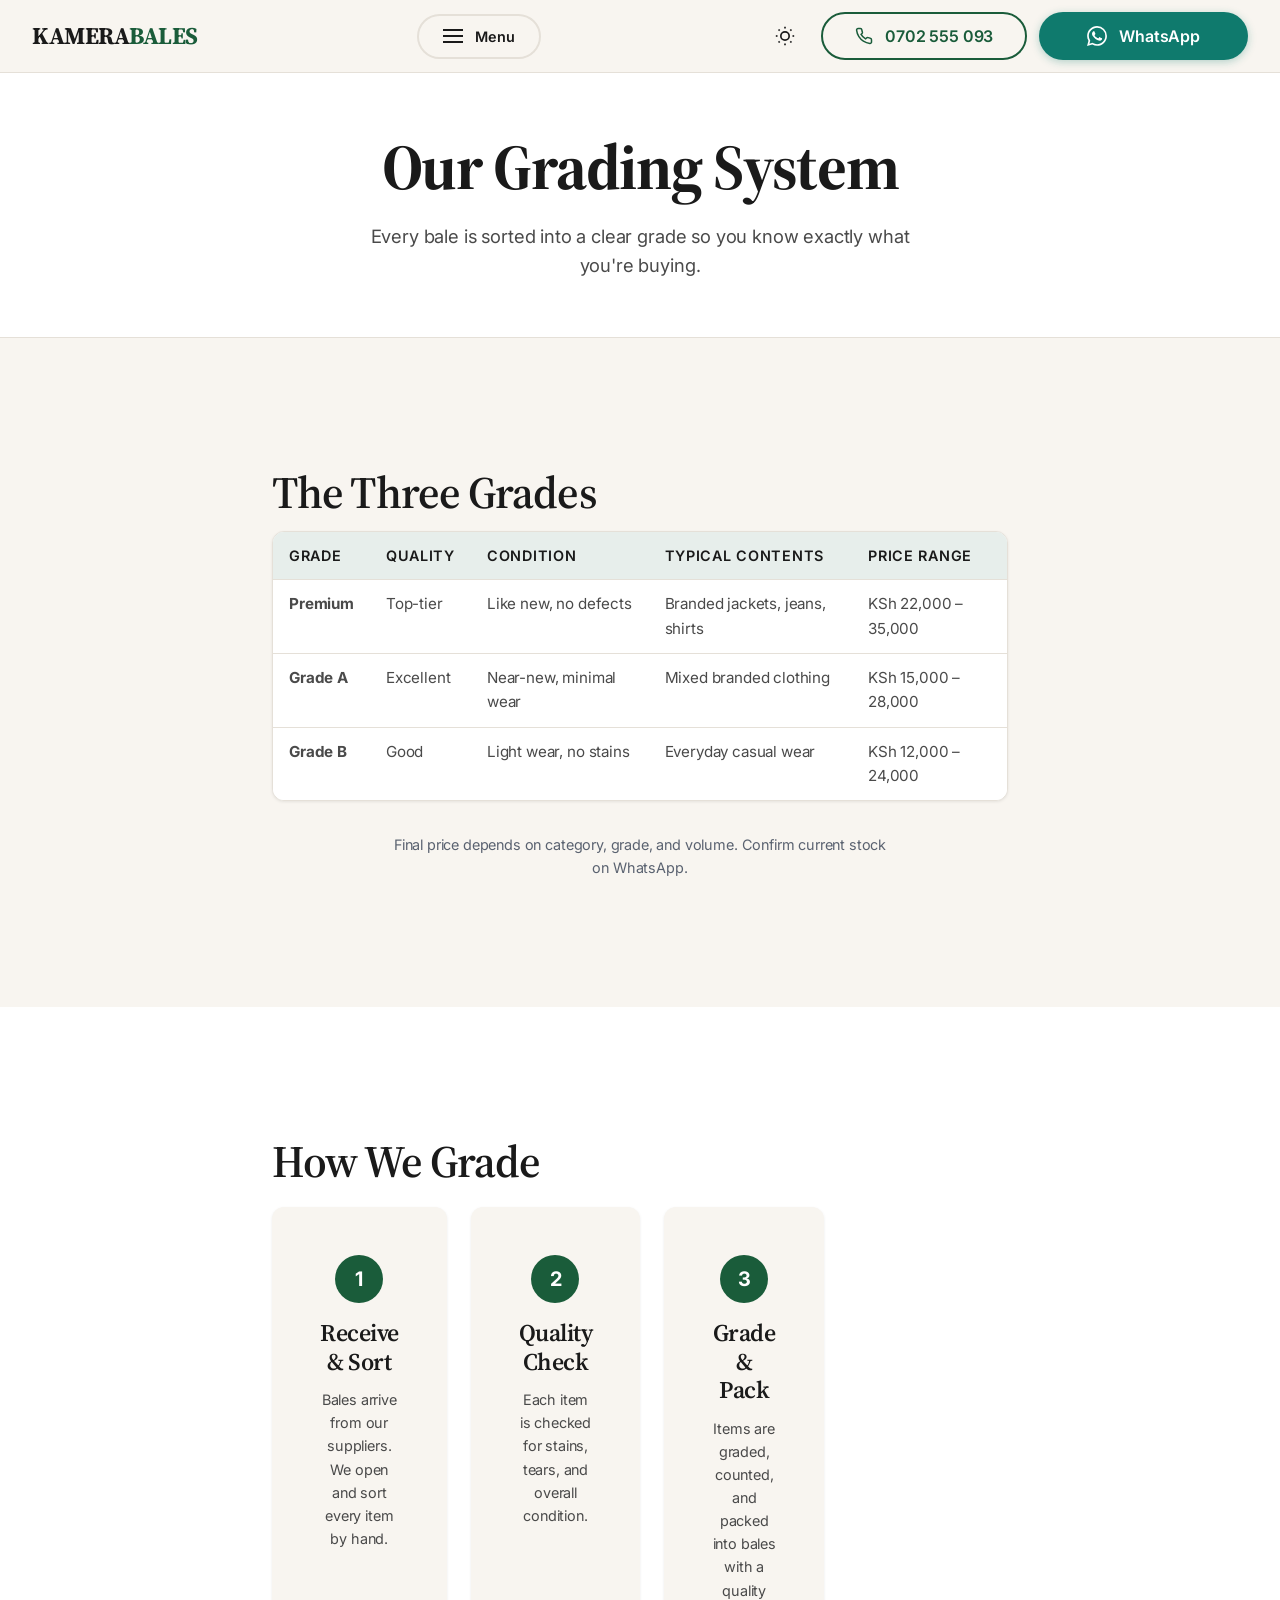
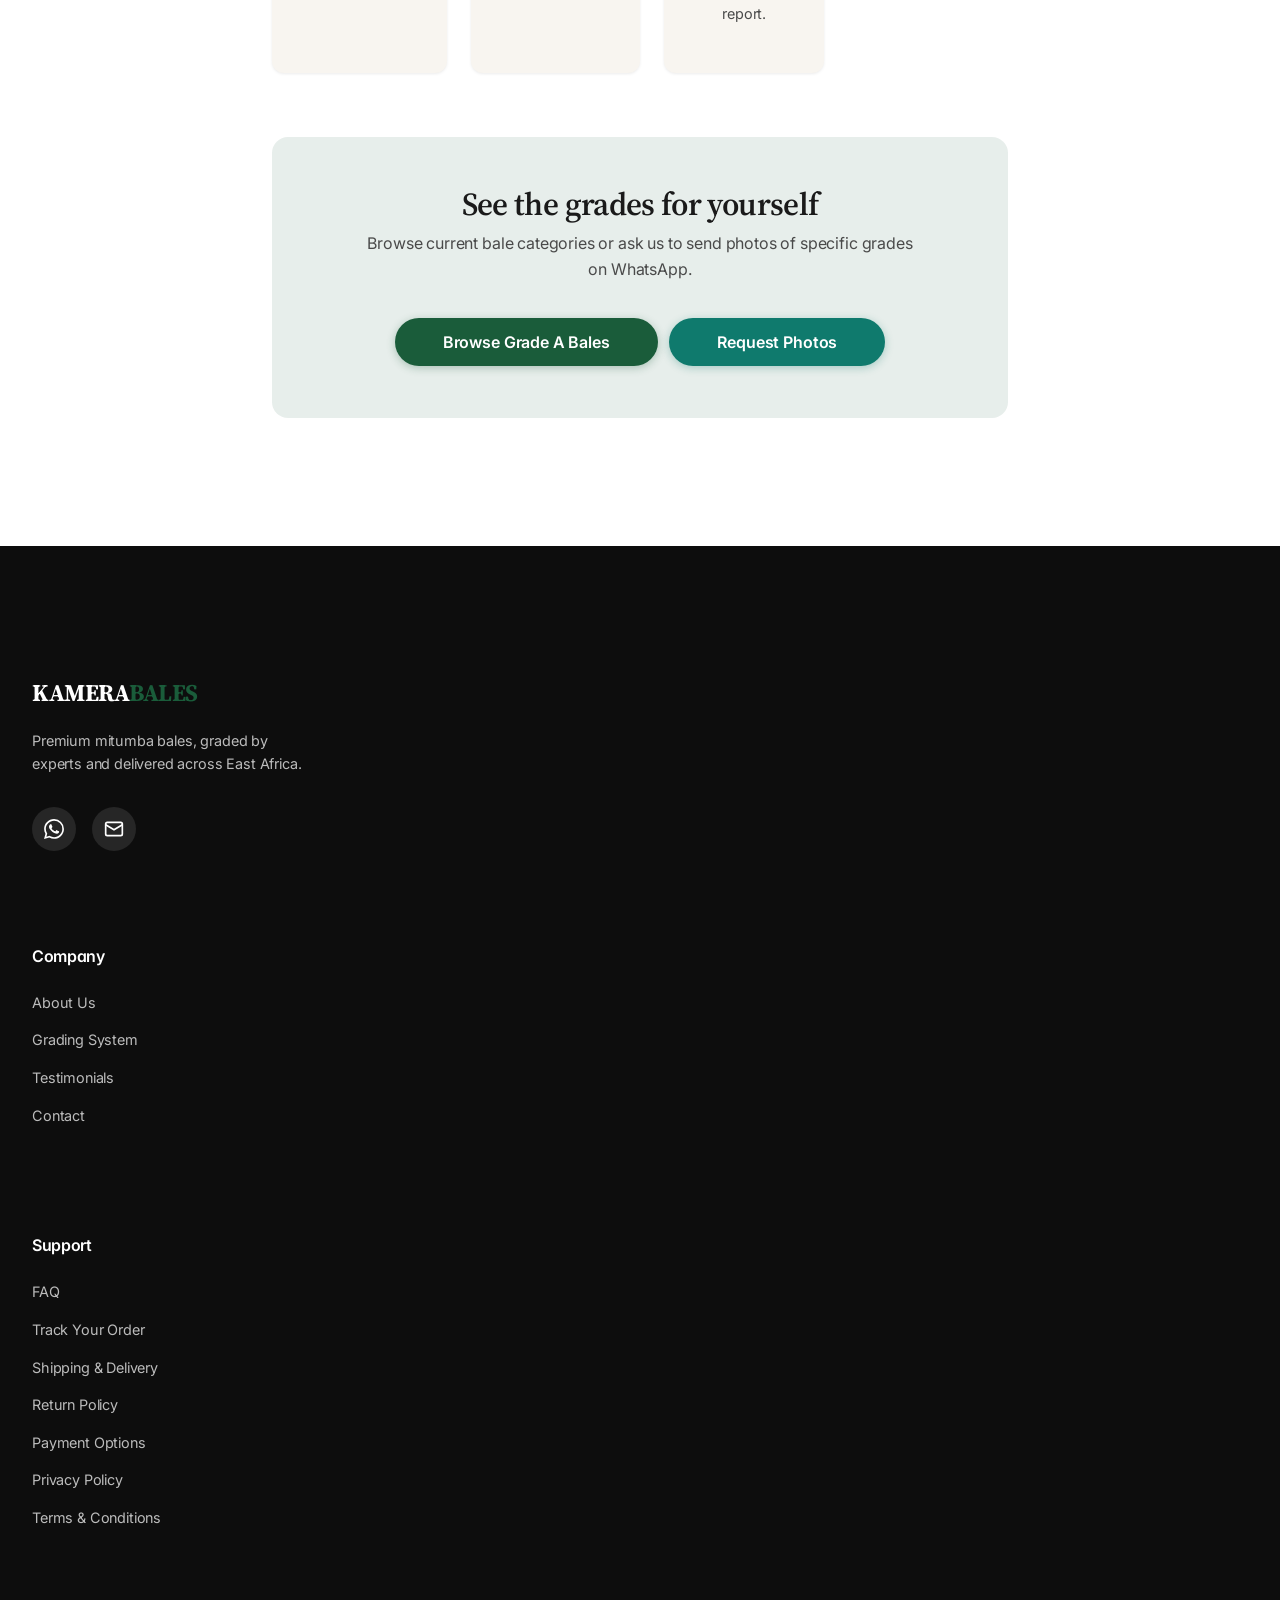
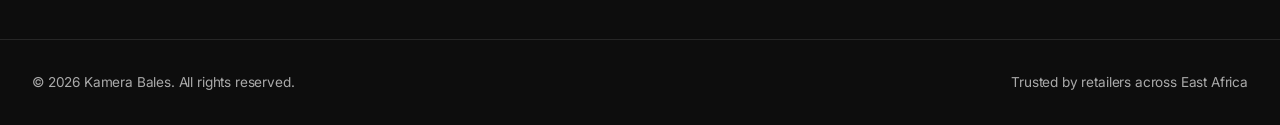
<file: grading.html>
<!DOCTYPE html>
<html lang="en">
<head>
    <meta charset="UTF-8">
    <meta name="viewport" content="width=device-width, initial-scale=1.0">
    <title>Grading System — Kamera Bales</title>
    <meta name="description" content="Understand Kamera Bales' grading system: Grade A, Grade B, and Premium mitumba bales. Know exactly what you're buying.">
    <meta name="theme-color" content="#1A5C3A">
    <meta name="theme-color" media="(prefers-color-scheme: dark)" content="#0D0D0D">
    <meta name="color-scheme" content="light dark">
    <link rel="icon" href="data:image/svg+xml,%3Csvg xmlns='http://www.w3.org/2000/svg' viewBox='0 0 64 64'%3E%3Crect width='64' height='64' rx='12' fill='%231A5C3A'/%3E%3Ctext x='32' y='42' font-family='Georgia,serif' font-size='28' font-weight='700' fill='white' text-anchor='middle'%3EKB%3C/text%3E%3C/svg%3E">
    <script>(function(){try{var s=localStorage.getItem('theme');var p=window.matchMedia('(prefers-color-scheme: dark)').matches;document.documentElement.setAttribute('data-theme',s||(p?'dark':'light'));}catch(e){}})();</script>
    <link rel="preconnect" href="https://fonts.googleapis.com">
    <link rel="preconnect" href="https://fonts.gstatic.com" crossorigin>
    <link href="https://fonts.googleapis.com/css2?family=Inter:wght@400;500;600;700&family=Source+Serif+4:opsz,wght@8..60,400;8..60,600;8..60,700&display=swap" rel="stylesheet">
    <link rel="stylesheet" href="styles.css">
    <link rel="canonical" href="https://www.kamerabales.co.ke/grading.html">
    <link rel="manifest" href="manifest.json">
    <meta name="apple-mobile-web-app-capable" content="yes">
    <meta name="apple-mobile-web-app-status-bar-style" content="default">
    <meta name="apple-mobile-web-app-title" content="Kamera Bales">
    <link rel="apple-touch-icon" href="assets/icons/icon-192x192.svg">
</head>
<body>
    <a class="skip-link" href="#main-content">Skip to main content</a>

    <header class="site-header" role="banner">
        <div class="container header-inner">
            <a href="/" class="logo" aria-label="Kamera Bales home"><span class="logo-text">KAMERA<span class="logo-accent">BALES</span></span></a>
            <button class="menu-toggle" aria-expanded="false" aria-controls="menu-overlay" aria-label="Open menu"><span class="menu-icon"></span><span class="menu-text">Menu</span></button>
            <div class="header-actions">
                <button class="theme-toggle" aria-label="Toggle dark mode" aria-pressed="false">
                    <svg class="icon-sun" width="20" height="20" viewBox="0 0 24 24" fill="none" stroke="currentColor" stroke-width="2" aria-hidden="true"><circle cx="12" cy="12" r="5"/><line x1="12" y1="1" x2="12" y2="3"/><line x1="12" y1="21" x2="12" y2="23"/><line x1="4.22" y1="4.22" x2="5.64" y2="5.64"/><line x1="18.36" y1="18.36" x2="19.78" y2="19.78"/><line x1="1" y1="12" x2="3" y2="12"/><line x1="21" y1="12" x2="23" y2="12"/><line x1="4.22" y1="19.78" x2="5.64" y2="18.36"/><line x1="18.36" y1="5.64" x2="19.78" y2="4.22"/></svg>
                    <svg class="icon-moon" width="20" height="20" viewBox="0 0 24 24" fill="none" stroke="currentColor" stroke-width="2" aria-hidden="true"><path d="M21 12.79A9 9 0 1 1 11.21 3 7 7 0 0 0 21 12.79z"/></svg>
                </button>
                <a href="tel:0702555093" class="btn btn-header-call header-phone" aria-label="Call 0702555093">
                    <svg width="18" height="18" viewBox="0 0 24 24" fill="none" stroke="currentColor" stroke-width="2" aria-hidden="true"><path d="M22 16.92v3a2 2 0 0 1-2.18 2 19.79 19.79 0 0 1-8.63-3.07 19.5 19.5 0 0 1-6-6 19.79 19.79 0 0 1-3.07-8.67A2 2 0 0 1 4.11 2h3a2 2 0 0 1 2 1.72c.127.96.361 1.903.7 2.81a2 2 0 0 1-.45 2.11L8.09 9.91a16 16 0 0 0 6 6l1.27-1.27a2 2 0 0 1 2.11-.45c.907.339 1.85.573 2.81.7A2 2 0 0 1 22 16.92z"/></svg>
                    <span class="header-phone-number">0702 555 093</span>
                </a>
                <a href="https://wa.me/254702555093" class="btn btn-whatsapp header-whatsapp" target="_blank" rel="noopener noreferrer" aria-label="Chat on WhatsApp">
                    <svg width="20" height="20" viewBox="0 0 24 24" fill="currentColor" aria-hidden="true"><path d="M17.472 14.382c-.297-.149-1.758-.867-2.03-.967-.273-.099-.471-.148-.67.15-.197.297-.767.966-.94 1.164-.173.199-.347.223-.644.075-.297-.15-1.255-.463-2.39-1.475-.883-.788-1.48-1.761-1.653-2.059-.173-.297-.018-.458.13-.606.134-.133.298-.347.446-.52.149-.174.198-.298.298-.497.099-.198.05-.371-.025-.52-.075-.149-.669-1.612-.916-2.207-.242-.579-.487-.5-.669-.51-.173-.008-.371-.01-.57-.01-.198 0-.52.074-.792.372-.272.297-1.04 1.016-1.04 2.479 0 1.462 1.065 2.875 1.213 3.074.149.198 2.096 3.2 5.077 4.487.709.306 1.262.489 1.694.625.712.227 1.36.195 1.871.118.571-.085 1.758-.719 2.006-1.413.248-.694.248-1.289.173-1.413-.074-.124-.272-.198-.57-.347m-5.421 7.403h-.004a9.87 9.87 0 0 1-5.031-1.378l-.361-.214-3.741.982.998-3.648-.235-.374a9.86 9.86 0 0 1-1.51-5.26c.001-5.45 4.436-9.884 9.888-9.884 2.64 0 5.122 1.03 6.988 2.898a9.825 9.825 0 0 1 2.893 6.994c-.003 5.45-4.437 9.884-9.885 9.884m8.413-18.297A11.815 11.815 0 0 0 12.05 0C5.495 0 .16 5.335.157 11.892c0 2.096.547 4.142 1.588 5.945L.057 24l6.305-1.654a11.882 11.882 0 0 0 5.683 1.448h.005c6.554 0 11.89-5.335 11.893-11.893a11.821 11.821 0 0 0-3.48-8.413Z"/></svg>
                    <span>WhatsApp</span>
                </a>
            </div>
        </div>
    </header>

    <div id="menu-overlay" class="menu-overlay" aria-hidden="true">
        <div class="container">
            <div class="menu-overlay-header"><span class="logo-text">KAMERA<span class="logo-accent">BALES</span></span><button class="menu-close" aria-label="Close menu">✕</button></div>
            <nav class="menu-overlay-nav" aria-label="Main menu">
                <ul>
                    <li><a href="index.html#bales" class="menu-link">Bales</a></li>
                    <li><a href="index.html#how-it-works" class="menu-link">How It Works</a></li>
                    <li><a href="index.html#why-us" class="menu-link">Why Us</a></li>
                    <li><a href="index.html#testimonials" class="menu-link">Testimonials</a></li>
                    <li><a href="index.html#pricing" class="menu-link">Pricing</a></li>
                    <li><a href="index.html#faq" class="menu-link">FAQ</a></li>
                    <li><a href="track.html" class="menu-link">Track Order</a></li>
                    <li><a href="about.html" class="menu-link">About Us</a></li>
                    <li><a href="contact.html" class="menu-link">Contact</a></li>
                </ul>
            </nav>
            <div class="menu-overlay-footer"><a href="tel:0702555093" class="btn btn-secondary">Call Us</a><a href="https://wa.me/254702555093" class="btn btn-whatsapp" target="_blank" rel="noopener">WhatsApp</a></div>
        </div>
    </div>

    <main id="main-content" role="main">
        <section class="page-hero">
            <div class="container container-sm">
                <h1>Our Grading System</h1>
                <p class="page-intro">Every bale is sorted into a clear grade so you know exactly what you're buying.</p>
            </div>
        </section>

        <section class="section" aria-labelledby="grades-heading">
            <div class="container container-md">
                <h2 id="grades-heading">The Three Grades</h2>
                <div class="grade-table-wrap">
                    <table class="grade-table">
                        <thead><tr><th scope="col">Grade</th><th scope="col">Quality</th><th scope="col">Condition</th><th scope="col">Typical Contents</th><th scope="col">Price Range</th></tr></thead>
                        <tbody>
                            <tr><td><strong>Premium</strong></td><td>Top-tier</td><td>Like new, no defects</td><td>Branded jackets, jeans, shirts</td><td>KSh 22,000 – 35,000</td></tr>
                            <tr><td><strong>Grade A</strong></td><td>Excellent</td><td>Near-new, minimal wear</td><td>Mixed branded clothing</td><td>KSh 15,000 – 28,000</td></tr>
                            <tr><td><strong>Grade B</strong></td><td>Good</td><td>Light wear, no stains</td><td>Everyday casual wear</td><td>KSh 12,000 – 24,000</td></tr>
                        </tbody>
                    </table>
                </div>
                <p class="pricing-note">Final price depends on category, grade, and volume. Confirm current stock on WhatsApp.</p>
            </div>
        </section>

        <section class="section bg-surface" aria-labelledby="how-we-grade">
            <div class="container container-md">
                <h2 id="how-we-grade">How We Grade</h2>
                <ol class="steps-list">
                    <li class="step-item"><div class="step-number">1</div><h3>Receive & Sort</h3><p>Bales arrive from our suppliers. We open and sort every item by hand.</p></li>
                    <li class="step-item"><div class="step-number">2</div><h3>Quality Check</h3><p>Each item is checked for stains, tears, and overall condition.</p></li>
                    <li class="step-item"><div class="step-number">3</div><h3>Grade & Pack</h3><p>Items are graded, counted, and packed into bales with a quality report.</p></li>
                </ol>

                <div class="closing-cta">
                    <h2>See the grades for yourself</h2>
                    <p>Browse current bale categories or ask us to send photos of specific grades on WhatsApp.</p>
                    <a href="index.html#bales" class="btn btn-primary">Browse Grade A Bales</a>
                    <a href="https://wa.me/254702555093?text=Hi%20Kamera%20Bales%2C%20please%20send%20photos%20of%20current%20grade%20options" class="btn btn-whatsapp" target="_blank" rel="noopener">Request Photos</a>
                </div>
            </div>
        </section>
    </main>

    <footer class="site-footer" role="contentinfo">
        <div class="container footer-grid">
            <div class="footer-brand">
                <span class="logo-text">KAMERA<span class="logo-accent">BALES</span></span>
                <p>Premium mitumba bales, graded by experts and delivered across East Africa.</p>
                <div class="social-links">
                    <a href="https://wa.me/254702555093" aria-label="Chat on WhatsApp" target="_blank" rel="noopener"><svg width="20" height="20" viewBox="0 0 24 24" fill="currentColor" aria-hidden="true"><path d="M17.472 14.382c-.297-.149-1.758-.867-2.03-.967-.273-.099-.471-.148-.67.15-.197.297-.767.966-.94 1.164-.173.199-.347.223-.644.075-.297-.15-1.255-.463-2.39-1.475-.883-.788-1.48-1.761-1.653-2.059-.173-.297-.018-.458.13-.606.134-.133.298-.347.446-.52.149-.174.198-.298.298-.497.099-.198.05-.371-.025-.52-.075-.149-.669-1.612-.916-2.207-.242-.579-.487-.5-.669-.51-.173-.008-.371-.01-.57-.01-.198 0-.52.074-.792.372-.272.297-1.04 1.016-1.04 2.479 0 1.462 1.065 2.875 1.213 3.074.149.198 2.096 3.2 5.077 4.487.709.306 1.262.489 1.694.625.712.227 1.36.195 1.871.118.571-.085 1.758-.719 2.006-1.413.248-.694.248-1.289.173-1.413-.074-.124-.272-.198-.57-.347m-5.421 7.403h-.004a9.87 9.87 0 0 1-5.031-1.378l-.361-.214-3.741.982.998-3.648-.235-.374a9.86 9.86 0 0 1-1.51-5.26c.001-5.45 4.436-9.884 9.888-9.884 2.64 0 5.122 1.03 6.988 2.898a9.825 9.825 0 0 1 2.893 6.994c-.003 5.45-4.437 9.884-9.885 9.884m8.413-18.297A11.815 11.815 0 0 0 12.05 0C5.495 0 .16 5.335.157 11.892c0 2.096.547 4.142 1.588 5.945L.057 24l6.305-1.654a11.882 11.882 0 0 0 5.683 1.448h.005c6.554 0 11.89-5.335 11.893-11.893a11.821 11.821 0 0 0-3.48-8.413Z"/></svg></a>
                    <a href="mailto:info@kamerabales.co.ke" aria-label="Email us"><svg width="20" height="20" viewBox="0 0 24 24" fill="none" stroke="currentColor" stroke-width="2" aria-hidden="true"><rect x="2" y="4" width="20" height="16" rx="2"/><path d="m22 7-10 6L2 7"/></svg></a>
                </div>
            </div>
            <nav class="footer-col" aria-labelledby="footer-company-grading"><h4 id="footer-company-grading">Company</h4><ul><li><a href="about.html">About Us</a></li><li><a href="grading.html">Grading System</a></li><li><a href="testimonials.html">Testimonials</a></li><li><a href="contact.html">Contact</a></li></ul></nav>
            <nav class="footer-col" aria-labelledby="footer-support-grading"><h4 id="footer-support-grading">Support</h4><ul><li><a href="faq.html">FAQ</a></li><li><a href="track.html">Track Your Order</a></li><li><a href="shipping.html">Shipping & Delivery</a></li><li><a href="returns.html">Return Policy</a></li><li><a href="payment.html">Payment Options</a></li><li><a href="privacy.html">Privacy Policy</a></li><li><a href="terms.html">Terms & Conditions</a></li></ul></nav>
        </div>
        <div class="footer-bottom"><div class="container"><p>© 2026 Kamera Bales. All rights reserved.</p><p>Trusted by retailers across East Africa</p></div></div>
    </footer>

    <a href="https://wa.me/254702555093" class="floating-whatsapp" target="_blank" rel="noopener noreferrer" aria-label="Chat on WhatsApp (opens in new tab)"><svg width="28" height="28" viewBox="0 0 24 24" fill="currentColor" aria-hidden="true"><path d="M17.472 14.382c-.297-.149-1.758-.867-2.03-.967-.273-.099-.471-.148-.67.15-.197.297-.767.966-.94 1.164-.173.199-.347.223-.644.075-.297-.15-1.255-.463-2.39-1.475-.883-.788-1.48-1.761-1.653-2.059-.173-.297-.018-.458.13-.606.134-.133.298-.347.446-.52.149-.174.198-.298.298-.497.099-.198.05-.371-.025-.52-.075-.149-.669-1.612-.916-2.207-.242-.579-.487-.5-.669-.51-.173-.008-.371-.01-.57-.01-.198 0-.52.074-.792.372-.272.297-1.04 1.016-1.04 2.479 0 1.462 1.065 2.875 1.213 3.074.149.198 2.096 3.2 5.077 4.487.709.306 1.262.489 1.694.625.712.227 1.36.195 1.871.118.571-.085 1.758-.719 2.006-1.413.248-.694.248-1.289.173-1.413-.074-.124-.272-.198-.57-.347m-5.421 7.403h-.004a9.87 9.87 0 0 1-5.031-1.378l-.361-.214-3.741.982.998-3.648-.235-.374a9.86 9.86 0 0 1-1.51-5.26c.001-5.45 4.436-9.884 9.888-9.884 2.64 0 5.122 1.03 6.988 2.898a9.825 9.825 0 0 1 2.893 6.994c-.003 5.45-4.437 9.884-9.885 9.884m8.413-18.297A11.815 11.815 0 0 0 12.05 0C5.495 0 .16 5.335.157 11.892c0 2.096.547 4.142 1.588 5.945L.057 24l6.305-1.654a11.882 11.882 0 0 0 5.683 1.448h.005c6.554 0 11.89-5.335 11.893-11.893a11.821 11.821 0 0 0-3.48-8.413Z"/></svg></a>
    <button id="backToTop" class="back-to-top" aria-label="Back to top"><svg width="24" height="24" viewBox="0 0 24 24" fill="none" stroke="currentColor" stroke-width="2" aria-hidden="true"><polyline points="18 15 12 9 6 15"/></svg></button>

    <div class="mobile-action-bar" role="navigation" aria-label="Quick contact">
        <a href="tel:0702555093" class="mob-action-btn btn-call"><svg width="20" height="20" viewBox="0 0 24 24" fill="none" stroke="currentColor" stroke-width="2" aria-hidden="true"><path d="M22 16.92v3a2 2 0 0 1-2.18 2 19.79 19.79 0 0 1-8.63-3.07 19.5 19.5 0 0 1-6-6 19.79 19.79 0 0 1-3.07-8.67A2 2 0 0 1 4.11 2h3a2 2 0 0 1 2 1.72c.127.96.361 1.903.7 2.81a2 2 0 0 1-.45 2.11L8.09 9.91a16 16 0 0 0 6 6l1.27-1.27a2 2 0 0 1 2.11-.45c.907.339 1.85.573 2.81.7A2 2 0 0 1 22 16.92z"/></svg><span>Call</span></a>
        <a href="https://wa.me/254702555093" class="mob-action-btn btn-wa" target="_blank" rel="noopener"><svg width="20" height="20" viewBox="0 0 24 24" fill="currentColor" aria-hidden="true"><path d="M17.472 14.382c-.297-.149-1.758-.867-2.03-.967-.273-.099-.471-.148-.67.15-.197.297-.767.966-.94 1.164-.173.199-.347.223-.644.075-.297-.15-1.255-.463-2.39-1.475-.883-.788-1.48-1.761-1.653-2.059-.173-.297-.018-.458.13-.606.134-.133.298-.347.446-.52.149-.174.198-.298.298-.497.099-.198.05-.371-.025-.52-.075-.149-.669-1.612-.916-2.207-.242-.579-.487-.5-.669-.51-.173-.008-.371-.01-.57-.01-.198 0-.52.074-.792.372-.272.297-1.04 1.016-1.04 2.479 0 1.462 1.065 2.875 1.213 3.074.149.198 2.096 3.2 5.077 4.487.709.306 1.262.489 1.694.625.712.227 1.36.195 1.871.118.571-.085 1.758-.719 2.006-1.413.248-.694.248-1.289.173-1.413-.074-.124-.272-.198-.57-.347m-5.421 7.403h-.004a9.87 9.87 0 0 1-5.031-1.378l-.361-.214-3.741.982.998-3.648-.235-.374a9.86 9.86 0 0 1-1.51-5.26c.001-5.45 4.436-9.884 9.888-9.884 2.64 0 5.122 1.03 6.988 2.898a9.825 9.825 0 0 1 2.893 6.994c-.003 5.45-4.437 9.884-9.885 9.884m8.413-18.297A11.815 11.815 0 0 0 12.05 0C5.495 0 .16 5.335.157 11.892c0 2.096.547 4.142 1.588 5.945L.057 24l6.305-1.654a11.882 11.882 0 0 0 5.683 1.448h.005c6.554 0 11.89-5.335 11.893-11.893a11.821 11.821 0 0 0-3.48-8.413Z"/></svg><span>WhatsApp</span></a>
    </div>

    <script src="script.js" defer></script>
</body>
</html>
</file>
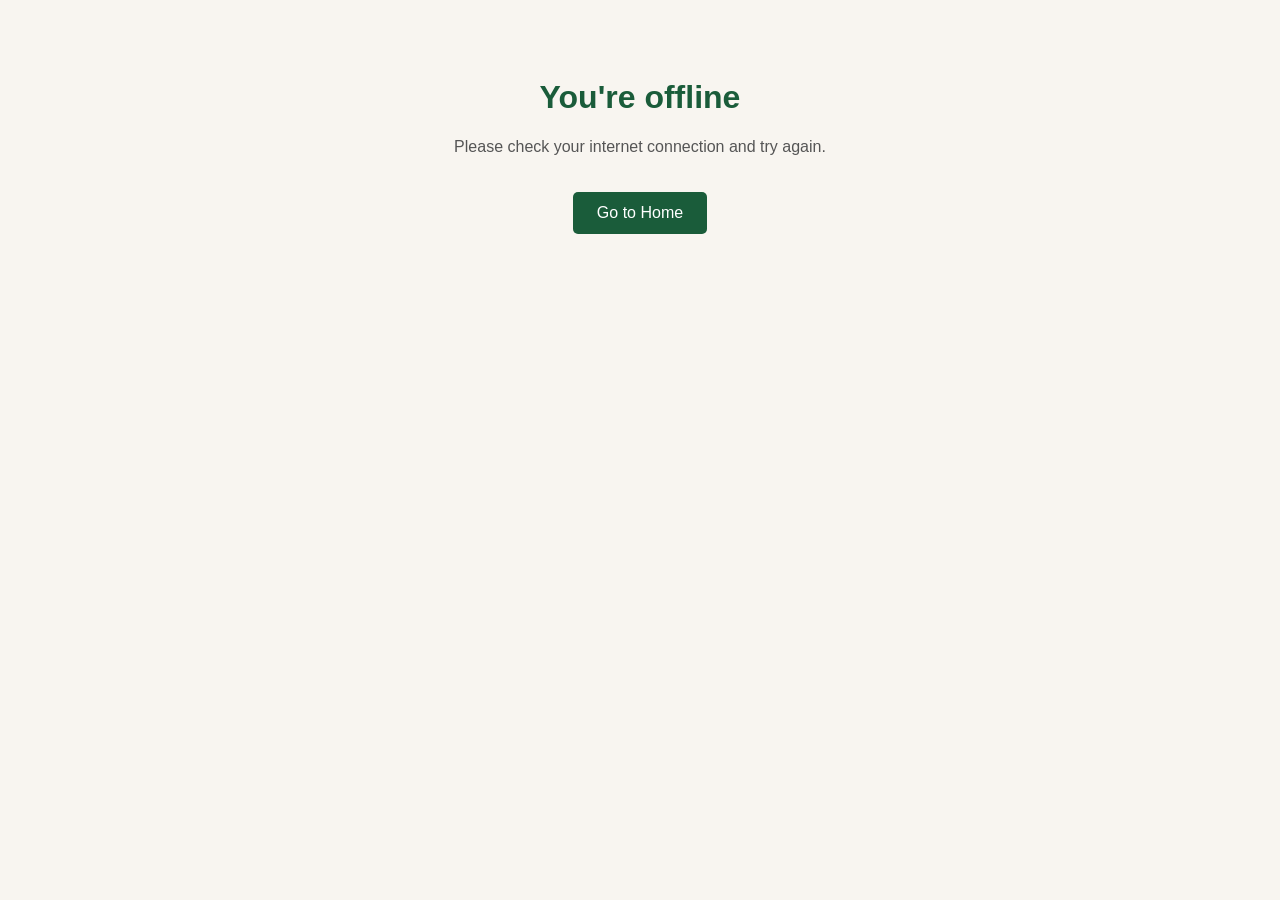
<file: offline.html>
<!DOCTYPE html>
<html lang="en">
<head>
    <meta charset="UTF-8">
    <meta name="viewport" content="width=device-width, initial-scale=1.0">
    <title>Offline – Kamera Bales</title>
    <style>
        body { font-family: Arial, sans-serif; text-align: center; padding: 50px; background: #F8F5F0; }
        h1 { color: #1A5C3A; }
        p { color: #555; }
        a { display: inline-block; margin-top: 20px; padding: 12px 24px; background: #1A5C3A; color: #fff; text-decoration: none; border-radius: 5px; }
    </style>
</head>
<body>
    <h1>You're offline</h1>
    <p>Please check your internet connection and try again.</p>
    <a href="/">Go to Home</a>
</body>
</html>
</file>
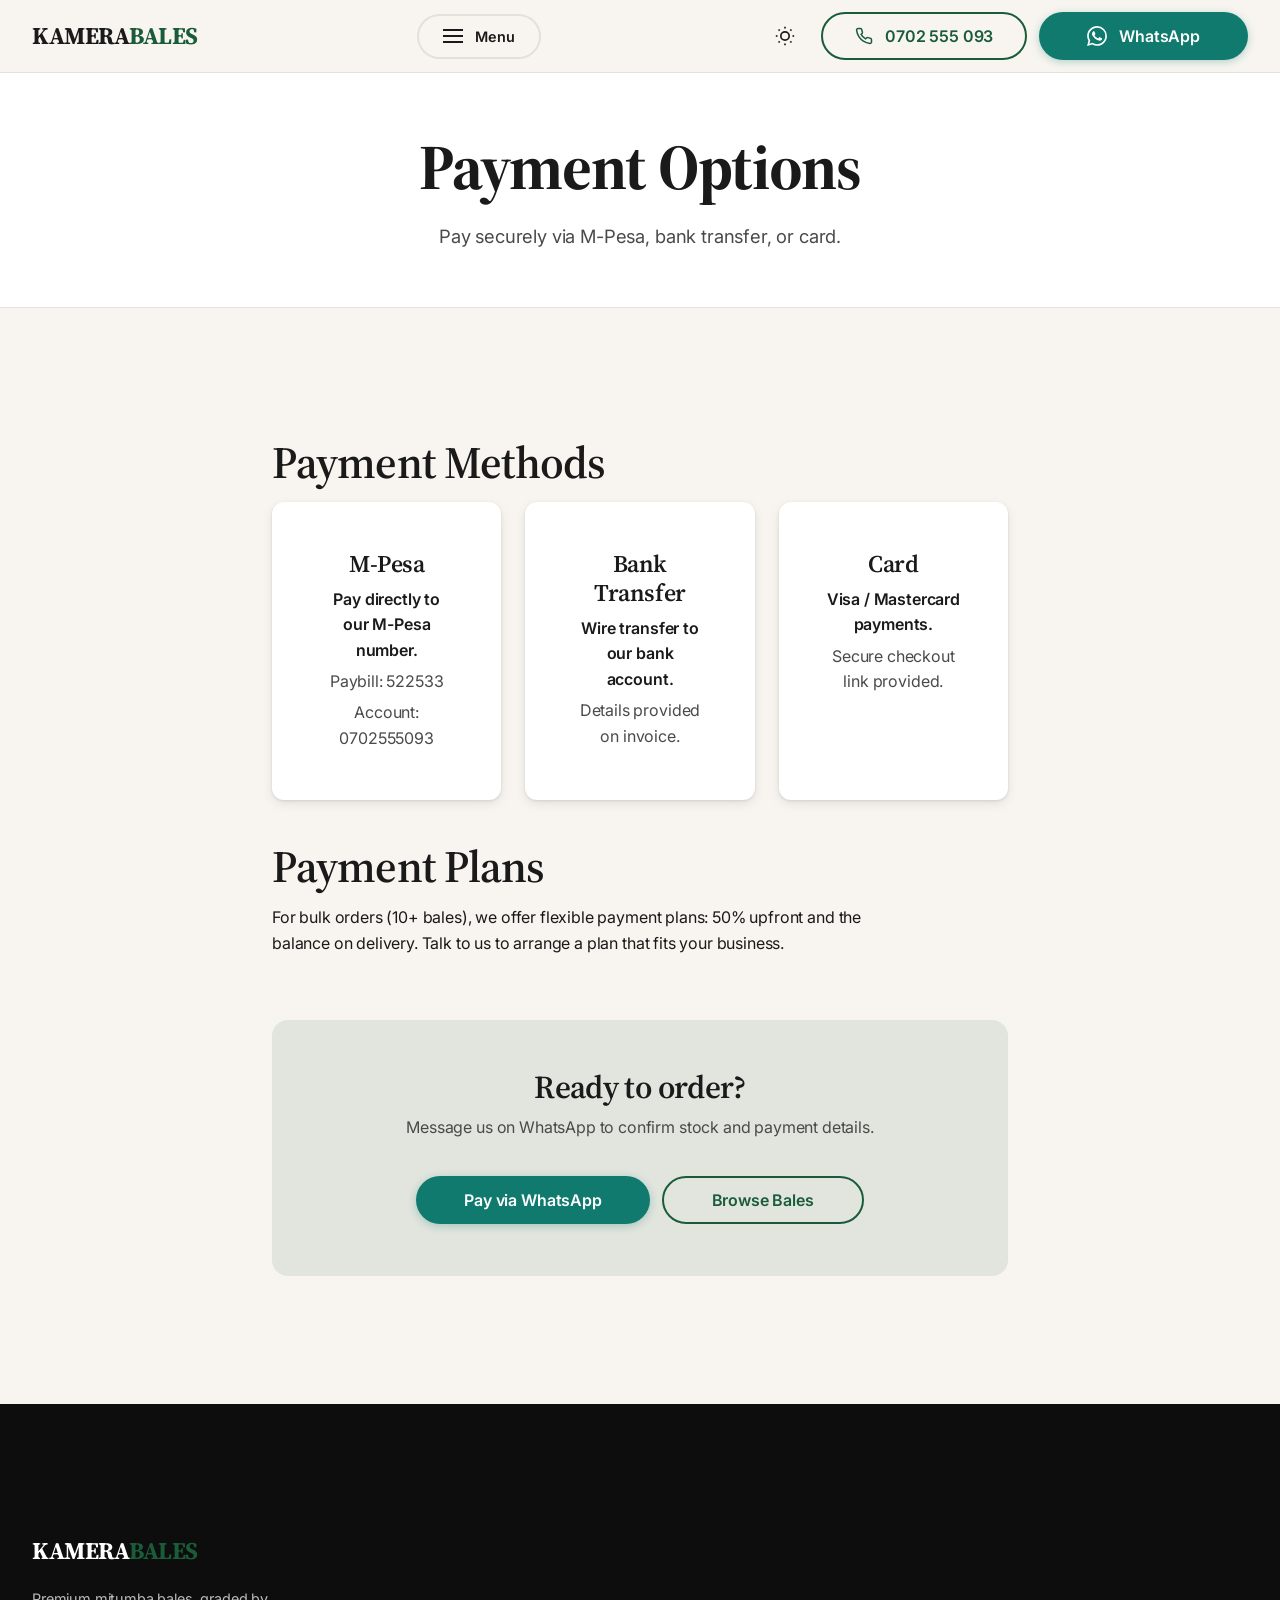
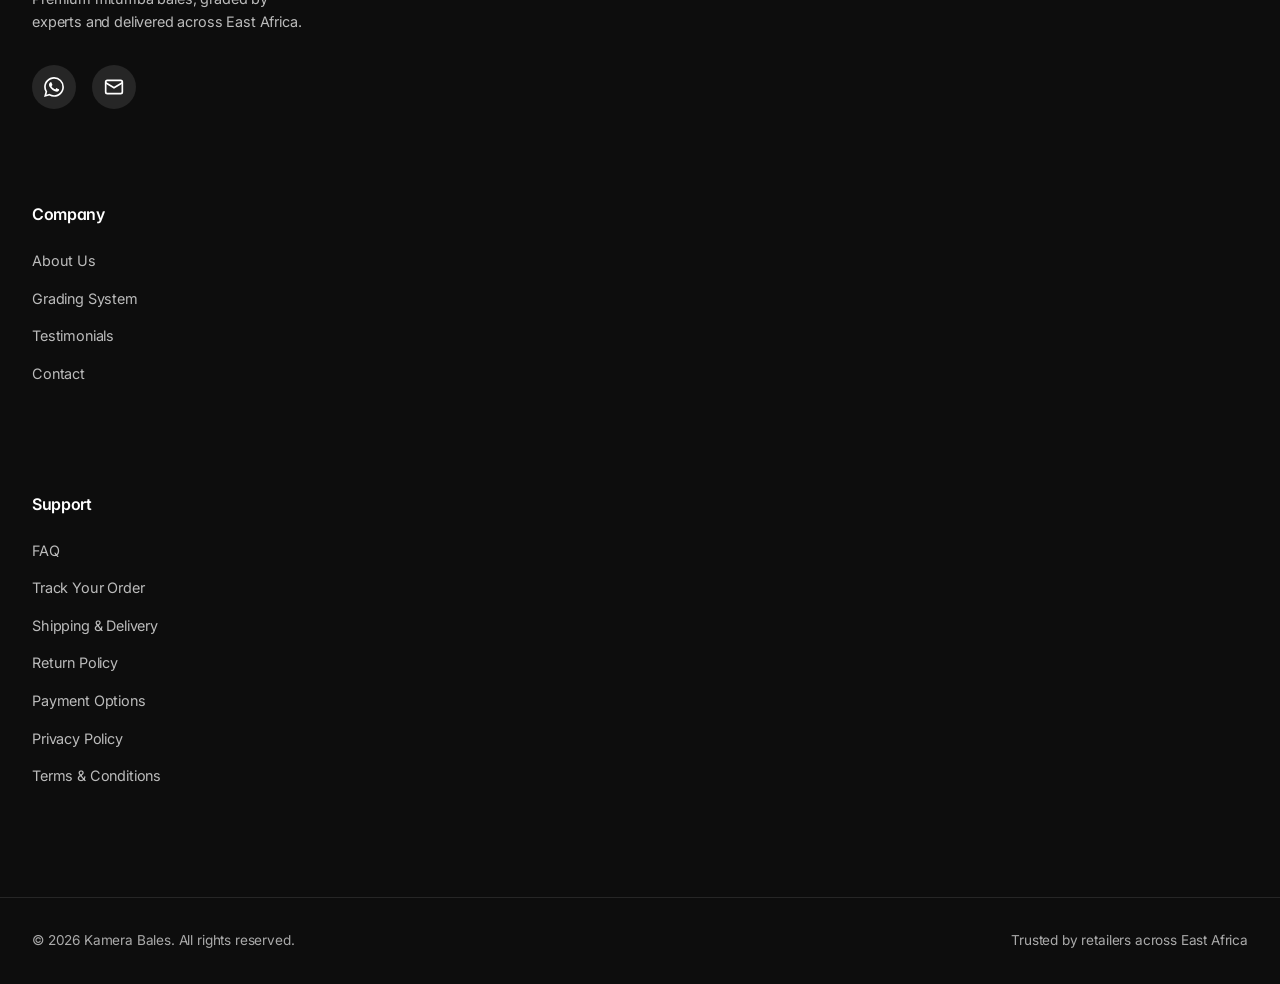
<file: payment.html>
<!DOCTYPE html>
<html lang="en">
<head>
    <meta charset="UTF-8">
    <meta name="viewport" content="width=device-width, initial-scale=1.0">
    <title>Payment Options — Kamera Bales</title>
    <meta name="description" content="Kamera Bales accepts M-Pesa, bank transfer, and card. Flexible payment plans for bulk orders.">
    <meta name="theme-color" content="#1A5C3A">
    <meta name="theme-color" media="(prefers-color-scheme: dark)" content="#0D0D0D">
    <meta name="color-scheme" content="light dark">
    <link rel="icon" href="data:image/svg+xml,%3Csvg xmlns='http://www.w3.org/2000/svg' viewBox='0 0 64 64'%3E%3Crect width='64' height='64' rx='12' fill='%231A5C3A'/%3E%3Ctext x='32' y='42' font-family='Georgia,serif' font-size='28' font-weight='700' fill='white' text-anchor='middle'%3EKB%3C/text%3E%3C/svg%3E">
    <script>(function(){try{var s=localStorage.getItem('theme');var p=window.matchMedia('(prefers-color-scheme: dark)').matches;document.documentElement.setAttribute('data-theme',s||(p?'dark':'light'));}catch(e){}})();</script>
    <link rel="preconnect" href="https://fonts.googleapis.com">
    <link rel="preconnect" href="https://fonts.gstatic.com" crossorigin>
    <link href="https://fonts.googleapis.com/css2?family=Inter:wght@400;500;600;700&family=Source+Serif+4:opsz,wght@8..60,400;8..60,600;8..60,700&display=swap" rel="stylesheet">
    <link rel="stylesheet" href="styles.css">
    <link rel="canonical" href="https://www.kamerabales.co.ke/payment.html">
    <link rel="manifest" href="manifest.json">
    <meta name="apple-mobile-web-app-capable" content="yes">
    <meta name="apple-mobile-web-app-status-bar-style" content="default">
    <meta name="apple-mobile-web-app-title" content="Kamera Bales">
    <link rel="apple-touch-icon" href="assets/icons/icon-192x192.svg">
</head>
<body>
    <a class="skip-link" href="#main-content">Skip to main content</a>

    <header class="site-header" role="banner">
        <div class="container header-inner">
            <a href="/" class="logo" aria-label="Kamera Bales home"><span class="logo-text">KAMERA<span class="logo-accent">BALES</span></span></a>
            <button class="menu-toggle" aria-expanded="false" aria-controls="menu-overlay" aria-label="Open menu"><span class="menu-icon"></span><span class="menu-text">Menu</span></button>
            <div class="header-actions">
                <button class="theme-toggle" aria-label="Toggle dark mode" aria-pressed="false">
                    <svg class="icon-sun" width="20" height="20" viewBox="0 0 24 24" fill="none" stroke="currentColor" stroke-width="2" aria-hidden="true"><circle cx="12" cy="12" r="5"/><line x1="12" y1="1" x2="12" y2="3"/><line x1="12" y1="21" x2="12" y2="23"/><line x1="4.22" y1="4.22" x2="5.64" y2="5.64"/><line x1="18.36" y1="18.36" x2="19.78" y2="19.78"/><line x1="1" y1="12" x2="3" y2="12"/><line x1="21" y1="12" x2="23" y2="12"/><line x1="4.22" y1="19.78" x2="5.64" y2="18.36"/><line x1="18.36" y1="5.64" x2="19.78" y2="4.22"/></svg>
                    <svg class="icon-moon" width="20" height="20" viewBox="0 0 24 24" fill="none" stroke="currentColor" stroke-width="2" aria-hidden="true"><path d="M21 12.79A9 9 0 1 1 11.21 3 7 7 0 0 0 21 12.79z"/></svg>
                </button>
                <a href="tel:0702555093" class="btn btn-header-call header-phone" aria-label="Call 0702555093">
                    <svg width="18" height="18" viewBox="0 0 24 24" fill="none" stroke="currentColor" stroke-width="2" aria-hidden="true"><path d="M22 16.92v3a2 2 0 0 1-2.18 2 19.79 19.79 0 0 1-8.63-3.07 19.5 19.5 0 0 1-6-6 19.79 19.79 0 0 1-3.07-8.67A2 2 0 0 1 4.11 2h3a2 2 0 0 1 2 1.72c.127.96.361 1.903.7 2.81a2 2 0 0 1-.45 2.11L8.09 9.91a16 16 0 0 0 6 6l1.27-1.27a2 2 0 0 1 2.11-.45c.907.339 1.85.573 2.81.7A2 2 0 0 1 22 16.92z"/></svg>
                    <span class="header-phone-number">0702 555 093</span>
                </a>
                <a href="https://wa.me/254702555093" class="btn btn-whatsapp header-whatsapp" target="_blank" rel="noopener noreferrer" aria-label="Chat on WhatsApp">
                    <svg width="20" height="20" viewBox="0 0 24 24" fill="currentColor" aria-hidden="true"><path d="M17.472 14.382c-.297-.149-1.758-.867-2.03-.967-.273-.099-.471-.148-.67.15-.197.297-.767.966-.94 1.164-.173.199-.347.223-.644.075-.297-.15-1.255-.463-2.39-1.475-.883-.788-1.48-1.761-1.653-2.059-.173-.297-.018-.458.13-.606.134-.133.298-.347.446-.52.149-.174.198-.298.298-.497.099-.198.05-.371-.025-.52-.075-.149-.669-1.612-.916-2.207-.242-.579-.487-.5-.669-.51-.173-.008-.371-.01-.57-.01-.198 0-.52.074-.792.372-.272.297-1.04 1.016-1.04 2.479 0 1.462 1.065 2.875 1.213 3.074.149.198 2.096 3.2 5.077 4.487.709.306 1.262.489 1.694.625.712.227 1.36.195 1.871.118.571-.085 1.758-.719 2.006-1.413.248-.694.248-1.289.173-1.413-.074-.124-.272-.198-.57-.347m-5.421 7.403h-.004a9.87 9.87 0 0 1-5.031-1.378l-.361-.214-3.741.982.998-3.648-.235-.374a9.86 9.86 0 0 1-1.51-5.26c.001-5.45 4.436-9.884 9.888-9.884 2.64 0 5.122 1.03 6.988 2.898a9.825 9.825 0 0 1 2.893 6.994c-.003 5.45-4.437 9.884-9.885 9.884m8.413-18.297A11.815 11.815 0 0 0 12.05 0C5.495 0 .16 5.335.157 11.892c0 2.096.547 4.142 1.588 5.945L.057 24l6.305-1.654a11.882 11.882 0 0 0 5.683 1.448h.005c6.554 0 11.89-5.335 11.893-11.893a11.821 11.821 0 0 0-3.48-8.413Z"/></svg>
                    <span>WhatsApp</span>
                </a>
            </div>
        </div>
    </header>

    <div id="menu-overlay" class="menu-overlay" aria-hidden="true">
        <div class="container">
            <div class="menu-overlay-header"><span class="logo-text">KAMERA<span class="logo-accent">BALES</span></span><button class="menu-close" aria-label="Close menu">✕</button></div>
            <nav class="menu-overlay-nav" aria-label="Main menu">
                <ul>
                    <li><a href="index.html#bales" class="menu-link">Bales</a></li>
                    <li><a href="index.html#how-it-works" class="menu-link">How It Works</a></li>
                    <li><a href="index.html#why-us" class="menu-link">Why Us</a></li>
                    <li><a href="index.html#testimonials" class="menu-link">Testimonials</a></li>
                    <li><a href="index.html#pricing" class="menu-link">Pricing</a></li>
                    <li><a href="index.html#faq" class="menu-link">FAQ</a></li>
                    <li><a href="track.html" class="menu-link">Track Order</a></li>
                    <li><a href="about.html" class="menu-link">About Us</a></li>
                    <li><a href="contact.html" class="menu-link">Contact</a></li>
                </ul>
            </nav>
            <div class="menu-overlay-footer"><a href="tel:0702555093" class="btn btn-secondary">Call Us</a><a href="https://wa.me/254702555093" class="btn btn-whatsapp" target="_blank" rel="noopener">WhatsApp</a></div>
        </div>
    </div>

    <main id="main-content" role="main">
        <section class="page-hero">
            <div class="container container-sm">
                <h1>Payment Options</h1>
                <p class="page-intro">Pay securely via M-Pesa, bank transfer, or card.</p>
            </div>
        </section>

        <section class="section">
            <div class="container container-md">
                <h2>Payment Methods</h2>
                <div class="grid-3">
                    <article class="info-card">
                        <h3>M-Pesa</h3>
                        <p>Pay directly to our M-Pesa number.</p>
                        <p>Paybill: 522533</p>
                        <p>Account: 0702555093</p>
                    </article>
                    <article class="info-card">
                        <h3>Bank Transfer</h3>
                        <p>Wire transfer to our bank account.</p>
                        <p>Details provided on invoice.</p>
                    </article>
                    <article class="info-card">
                        <h3>Card</h3>
                        <p>Visa / Mastercard payments.</p>
                        <p>Secure checkout link provided.</p>
                    </article>
                </div>

                <h2>Payment Plans</h2>
                <p>For bulk orders (10+ bales), we offer flexible payment plans: 50% upfront and the balance on delivery. Talk to us to arrange a plan that fits your business.</p>

                <div class="closing-cta">
                    <h2>Ready to order?</h2>
                    <p>Message us on WhatsApp to confirm stock and payment details.</p>
                    <a href="https://wa.me/254702555093?text=Hi%20Kamera%20Bales%2C%20I%27d%20like%20to%20pay%20for%20an%20order" class="btn btn-whatsapp" target="_blank" rel="noopener">Pay via WhatsApp</a>
                    <a href="index.html#bales" class="btn btn-secondary">Browse Bales</a>
                </div>
            </div>
        </section>
    </main>

    <footer class="site-footer" role="contentinfo">
        <div class="container footer-grid">
            <div class="footer-brand">
                <span class="logo-text">KAMERA<span class="logo-accent">BALES</span></span>
                <p>Premium mitumba bales, graded by experts and delivered across East Africa.</p>
                <div class="social-links">
                    <a href="https://wa.me/254702555093" aria-label="Chat on WhatsApp" target="_blank" rel="noopener"><svg width="20" height="20" viewBox="0 0 24 24" fill="currentColor" aria-hidden="true"><path d="M17.472 14.382c-.297-.149-1.758-.867-2.03-.967-.273-.099-.471-.148-.67.15-.197.297-.767.966-.94 1.164-.173.199-.347.223-.644.075-.297-.15-1.255-.463-2.39-1.475-.883-.788-1.48-1.761-1.653-2.059-.173-.297-.018-.458.13-.606.134-.133.298-.347.446-.52.149-.174.198-.298.298-.497.099-.198.05-.371-.025-.52-.075-.149-.669-1.612-.916-2.207-.242-.579-.487-.5-.669-.51-.173-.008-.371-.01-.57-.01-.198 0-.52.074-.792.372-.272.297-1.04 1.016-1.04 2.479 0 1.462 1.065 2.875 1.213 3.074.149.198 2.096 3.2 5.077 4.487.709.306 1.262.489 1.694.625.712.227 1.36.195 1.871.118.571-.085 1.758-.719 2.006-1.413.248-.694.248-1.289.173-1.413-.074-.124-.272-.198-.57-.347m-5.421 7.403h-.004a9.87 9.87 0 0 1-5.031-1.378l-.361-.214-3.741.982.998-3.648-.235-.374a9.86 9.86 0 0 1-1.51-5.26c.001-5.45 4.436-9.884 9.888-9.884 2.64 0 5.122 1.03 6.988 2.898a9.825 9.825 0 0 1 2.893 6.994c-.003 5.45-4.437 9.884-9.885 9.884m8.413-18.297A11.815 11.815 0 0 0 12.05 0C5.495 0 .16 5.335.157 11.892c0 2.096.547 4.142 1.588 5.945L.057 24l6.305-1.654a11.882 11.882 0 0 0 5.683 1.448h.005c6.554 0 11.89-5.335 11.893-11.893a11.821 11.821 0 0 0-3.48-8.413Z"/></svg></a>
                    <a href="mailto:info@kamerabales.co.ke" aria-label="Email us"><svg width="20" height="20" viewBox="0 0 24 24" fill="none" stroke="currentColor" stroke-width="2" aria-hidden="true"><rect x="2" y="4" width="20" height="16" rx="2"/><path d="m22 7-10 6L2 7"/></svg></a>
                </div>
            </div>
            <nav class="footer-col" aria-labelledby="footer-company-payment"><h4 id="footer-company-payment">Company</h4><ul><li><a href="about.html">About Us</a></li><li><a href="grading.html">Grading System</a></li><li><a href="testimonials.html">Testimonials</a></li><li><a href="contact.html">Contact</a></li></ul></nav>
            <nav class="footer-col" aria-labelledby="footer-support-payment"><h4 id="footer-support-payment">Support</h4><ul><li><a href="faq.html">FAQ</a></li><li><a href="track.html">Track Your Order</a></li><li><a href="shipping.html">Shipping & Delivery</a></li><li><a href="returns.html">Return Policy</a></li><li><a href="payment.html">Payment Options</a></li><li><a href="privacy.html">Privacy Policy</a></li><li><a href="terms.html">Terms & Conditions</a></li></ul></nav>
        </div>
        <div class="footer-bottom"><div class="container"><p>© 2026 Kamera Bales. All rights reserved.</p><p>Trusted by retailers across East Africa</p></div></div>
    </footer>

    <a href="https://wa.me/254702555093" class="floating-whatsapp" target="_blank" rel="noopener noreferrer" aria-label="Chat on WhatsApp (opens in new tab)"><svg width="28" height="28" viewBox="0 0 24 24" fill="currentColor" aria-hidden="true"><path d="M17.472 14.382c-.297-.149-1.758-.867-2.03-.967-.273-.099-.471-.148-.67.15-.197.297-.767.966-.94 1.164-.173.199-.347.223-.644.075-.297-.15-1.255-.463-2.39-1.475-.883-.788-1.48-1.761-1.653-2.059-.173-.297-.018-.458.13-.606.134-.133.298-.347.446-.52.149-.174.198-.298.298-.497.099-.198.05-.371-.025-.52-.075-.149-.669-1.612-.916-2.207-.242-.579-.487-.5-.669-.51-.173-.008-.371-.01-.57-.01-.198 0-.52.074-.792.372-.272.297-1.04 1.016-1.04 2.479 0 1.462 1.065 2.875 1.213 3.074.149.198 2.096 3.2 5.077 4.487.709.306 1.262.489 1.694.625.712.227 1.36.195 1.871.118.571-.085 1.758-.719 2.006-1.413.248-.694.248-1.289.173-1.413-.074-.124-.272-.198-.57-.347m-5.421 7.403h-.004a9.87 9.87 0 0 1-5.031-1.378l-.361-.214-3.741.982.998-3.648-.235-.374a9.86 9.86 0 0 1-1.51-5.26c.001-5.45 4.436-9.884 9.888-9.884 2.64 0 5.122 1.03 6.988 2.898a9.825 9.825 0 0 1 2.893 6.994c-.003 5.45-4.437 9.884-9.885 9.884m8.413-18.297A11.815 11.815 0 0 0 12.05 0C5.495 0 .16 5.335.157 11.892c0 2.096.547 4.142 1.588 5.945L.057 24l6.305-1.654a11.882 11.882 0 0 0 5.683 1.448h.005c6.554 0 11.89-5.335 11.893-11.893a11.821 11.821 0 0 0-3.48-8.413Z"/></svg></a>
    <button id="backToTop" class="back-to-top" aria-label="Back to top"><svg width="24" height="24" viewBox="0 0 24 24" fill="none" stroke="currentColor" stroke-width="2" aria-hidden="true"><polyline points="18 15 12 9 6 15"/></svg></button>

    <div class="mobile-action-bar" role="navigation" aria-label="Quick contact">
        <a href="tel:0702555093" class="mob-action-btn btn-call"><svg width="20" height="20" viewBox="0 0 24 24" fill="none" stroke="currentColor" stroke-width="2" aria-hidden="true"><path d="M22 16.92v3a2 2 0 0 1-2.18 2 19.79 19.79 0 0 1-8.63-3.07 19.5 19.5 0 0 1-6-6 19.79 19.79 0 0 1-3.07-8.67A2 2 0 0 1 4.11 2h3a2 2 0 0 1 2 1.72c.127.96.361 1.903.7 2.81a2 2 0 0 1-.45 2.11L8.09 9.91a16 16 0 0 0 6 6l1.27-1.27a2 2 0 0 1 2.11-.45c.907.339 1.85.573 2.81.7A2 2 0 0 1 22 16.92z"/></svg><span>Call</span></a>
        <a href="https://wa.me/254702555093" class="mob-action-btn btn-wa" target="_blank" rel="noopener"><svg width="20" height="20" viewBox="0 0 24 24" fill="currentColor" aria-hidden="true"><path d="M17.472 14.382c-.297-.149-1.758-.867-2.03-.967-.273-.099-.471-.148-.67.15-.197.297-.767.966-.94 1.164-.173.199-.347.223-.644.075-.297-.15-1.255-.463-2.39-1.475-.883-.788-1.48-1.761-1.653-2.059-.173-.297-.018-.458.13-.606.134-.133.298-.347.446-.52.149-.174.198-.298.298-.497.099-.198.05-.371-.025-.52-.075-.149-.669-1.612-.916-2.207-.242-.579-.487-.5-.669-.51-.173-.008-.371-.01-.57-.01-.198 0-.52.074-.792.372-.272.297-1.04 1.016-1.04 2.479 0 1.462 1.065 2.875 1.213 3.074.149.198 2.096 3.2 5.077 4.487.709.306 1.262.489 1.694.625.712.227 1.36.195 1.871.118.571-.085 1.758-.719 2.006-1.413.248-.694.248-1.289.173-1.413-.074-.124-.272-.198-.57-.347m-5.421 7.403h-.004a9.87 9.87 0 0 1-5.031-1.378l-.361-.214-3.741.982.998-3.648-.235-.374a9.86 9.86 0 0 1-1.51-5.26c.001-5.45 4.436-9.884 9.888-9.884 2.64 0 5.122 1.03 6.988 2.898a9.825 9.825 0 0 1 2.893 6.994c-.003 5.45-4.437 9.884-9.885 9.884m8.413-18.297A11.815 11.815 0 0 0 12.05 0C5.495 0 .16 5.335.157 11.892c0 2.096.547 4.142 1.588 5.945L.057 24l6.305-1.654a11.882 11.882 0 0 0 5.683 1.448h.005c6.554 0 11.89-5.335 11.893-11.893a11.821 11.821 0 0 0-3.48-8.413Z"/></svg><span>WhatsApp</span></a>
    </div>

    <script src="script.js" defer></script>
</body>
</html>
</file>
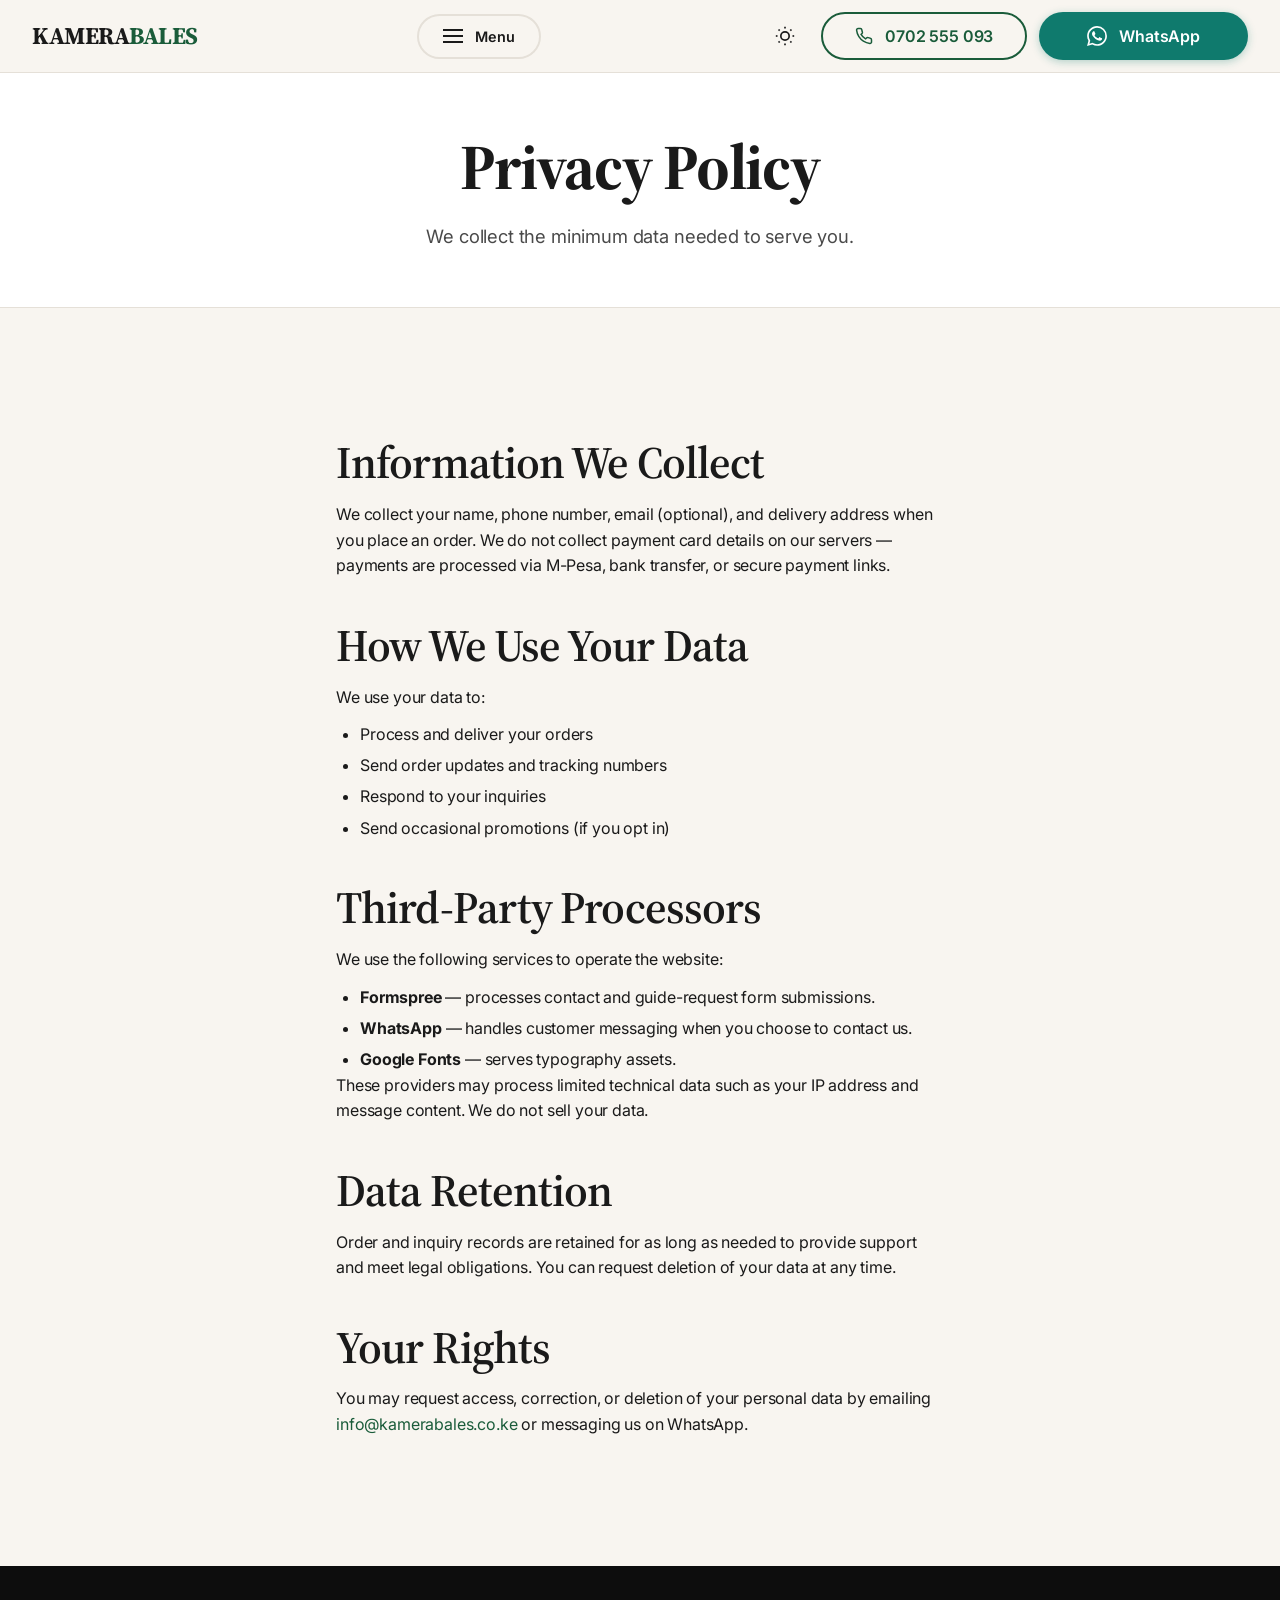
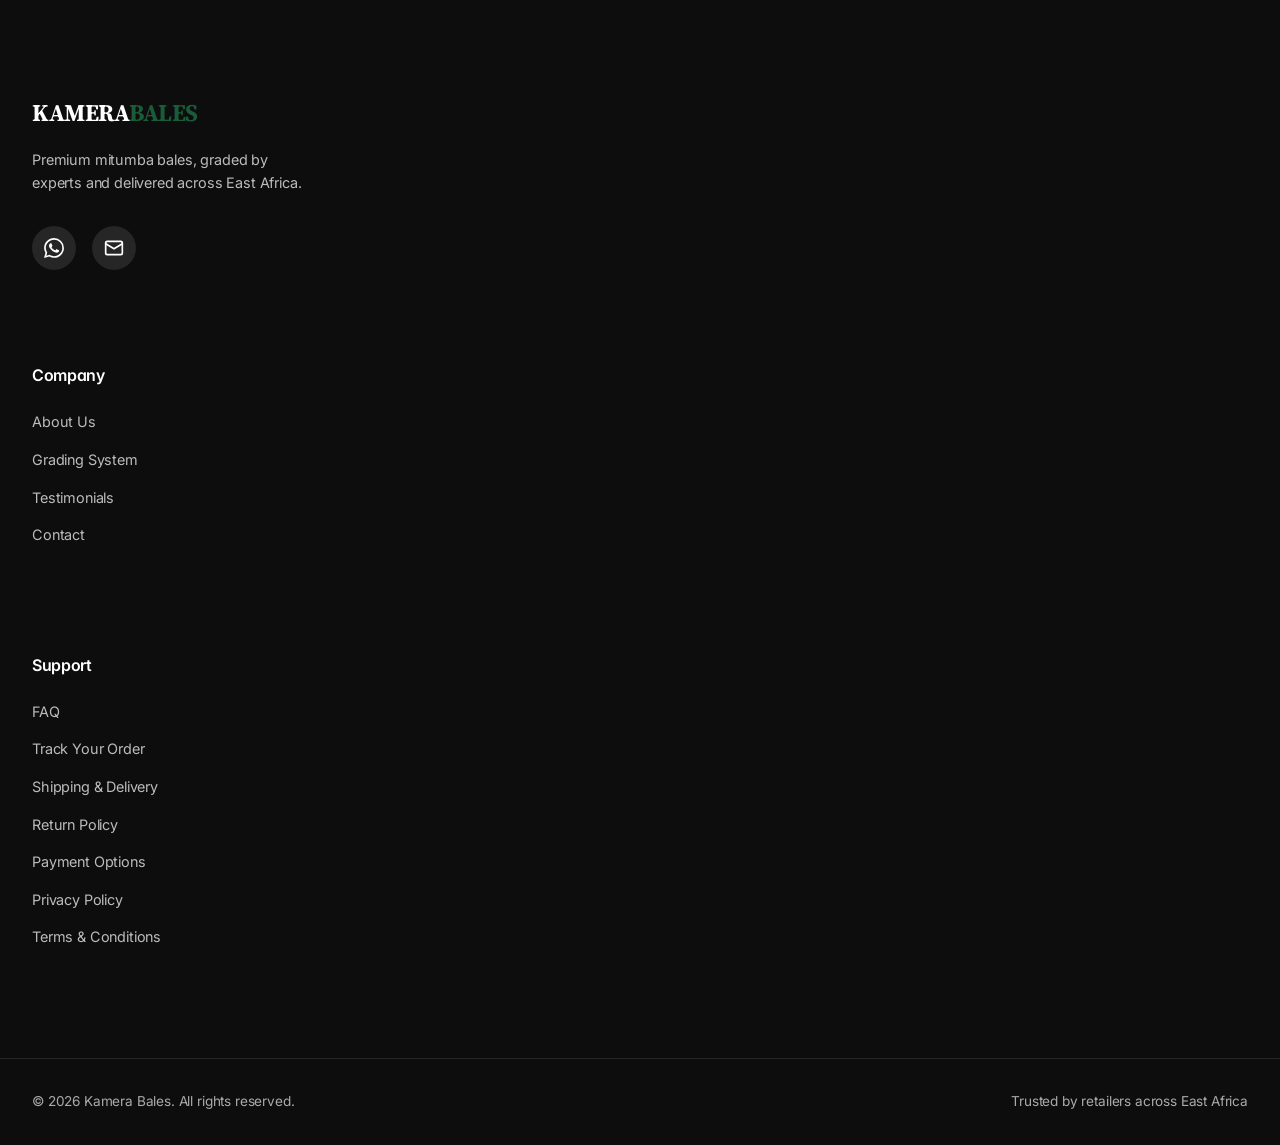
<file: privacy.html>
<!DOCTYPE html>
<html lang="en">
<head>
    <meta charset="UTF-8">
    <meta name="viewport" content="width=device-width, initial-scale=1.0">
    <title>Privacy Policy — Kamera Bales</title>
    <meta name="description" content="Kamera Bales privacy policy: how we collect, use, and protect your information.">
    <meta name="theme-color" content="#1A5C3A">
    <meta name="theme-color" media="(prefers-color-scheme: dark)" content="#0D0D0D">
    <meta name="color-scheme" content="light dark">
    <link rel="icon" href="data:image/svg+xml,%3Csvg xmlns='http://www.w3.org/2000/svg' viewBox='0 0 64 64'%3E%3Crect width='64' height='64' rx='12' fill='%231A5C3A'/%3E%3Ctext x='32' y='42' font-family='Georgia,serif' font-size='28' font-weight='700' fill='white' text-anchor='middle'%3EKB%3C/text%3E%3C/svg%3E">
    <script>(function(){try{var s=localStorage.getItem('theme');var p=window.matchMedia('(prefers-color-scheme: dark)').matches;document.documentElement.setAttribute('data-theme',s||(p?'dark':'light'));}catch(e){}})();</script>
    <link rel="preconnect" href="https://fonts.googleapis.com">
    <link rel="preconnect" href="https://fonts.gstatic.com" crossorigin>
    <link href="https://fonts.googleapis.com/css2?family=Inter:wght@400;500;600;700&family=Source+Serif+4:opsz,wght@8..60,400;8..60,600;8..60,700&display=swap" rel="stylesheet">
    <link rel="stylesheet" href="styles.css">
    <link rel="canonical" href="https://www.kamerabales.co.ke/privacy.html">
    <link rel="manifest" href="manifest.json">
    <meta name="apple-mobile-web-app-capable" content="yes">
    <meta name="apple-mobile-web-app-status-bar-style" content="default">
    <meta name="apple-mobile-web-app-title" content="Kamera Bales">
    <link rel="apple-touch-icon" href="assets/icons/icon-192x192.svg">
</head>
<body>
    <a class="skip-link" href="#main-content">Skip to main content</a>

    <header class="site-header" role="banner">
        <div class="container header-inner">
            <a href="/" class="logo" aria-label="Kamera Bales home"><span class="logo-text">KAMERA<span class="logo-accent">BALES</span></span></a>
            <button class="menu-toggle" aria-expanded="false" aria-controls="menu-overlay" aria-label="Open menu"><span class="menu-icon"></span><span class="menu-text">Menu</span></button>
            <div class="header-actions">
                <button class="theme-toggle" aria-label="Toggle dark mode" aria-pressed="false">
                    <svg class="icon-sun" width="20" height="20" viewBox="0 0 24 24" fill="none" stroke="currentColor" stroke-width="2" aria-hidden="true"><circle cx="12" cy="12" r="5"/><line x1="12" y1="1" x2="12" y2="3"/><line x1="12" y1="21" x2="12" y2="23"/><line x1="4.22" y1="4.22" x2="5.64" y2="5.64"/><line x1="18.36" y1="18.36" x2="19.78" y2="19.78"/><line x1="1" y1="12" x2="3" y2="12"/><line x1="21" y1="12" x2="23" y2="12"/><line x1="4.22" y1="19.78" x2="5.64" y2="18.36"/><line x1="18.36" y1="5.64" x2="19.78" y2="4.22"/></svg>
                    <svg class="icon-moon" width="20" height="20" viewBox="0 0 24 24" fill="none" stroke="currentColor" stroke-width="2" aria-hidden="true"><path d="M21 12.79A9 9 0 1 1 11.21 3 7 7 0 0 0 21 12.79z"/></svg>
                </button>
                <a href="tel:0702555093" class="btn btn-header-call header-phone" aria-label="Call 0702555093">
                    <svg width="18" height="18" viewBox="0 0 24 24" fill="none" stroke="currentColor" stroke-width="2" aria-hidden="true"><path d="M22 16.92v3a2 2 0 0 1-2.18 2 19.79 19.79 0 0 1-8.63-3.07 19.5 19.5 0 0 1-6-6 19.79 19.79 0 0 1-3.07-8.67A2 2 0 0 1 4.11 2h3a2 2 0 0 1 2 1.72c.127.96.361 1.903.7 2.81a2 2 0 0 1-.45 2.11L8.09 9.91a16 16 0 0 0 6 6l1.27-1.27a2 2 0 0 1 2.11-.45c.907.339 1.85.573 2.81.7A2 2 0 0 1 22 16.92z"/></svg>
                    <span class="header-phone-number">0702 555 093</span>
                </a>
                <a href="https://wa.me/254702555093" class="btn btn-whatsapp header-whatsapp" target="_blank" rel="noopener noreferrer" aria-label="Chat on WhatsApp">
                    <svg width="20" height="20" viewBox="0 0 24 24" fill="currentColor" aria-hidden="true"><path d="M17.472 14.382c-.297-.149-1.758-.867-2.03-.967-.273-.099-.471-.148-.67.15-.197.297-.767.966-.94 1.164-.173.199-.347.223-.644.075-.297-.15-1.255-.463-2.39-1.475-.883-.788-1.48-1.761-1.653-2.059-.173-.297-.018-.458.13-.606.134-.133.298-.347.446-.52.149-.174.198-.298.298-.497.099-.198.05-.371-.025-.52-.075-.149-.669-1.612-.916-2.207-.242-.579-.487-.5-.669-.51-.173-.008-.371-.01-.57-.01-.198 0-.52.074-.792.372-.272.297-1.04 1.016-1.04 2.479 0 1.462 1.065 2.875 1.213 3.074.149.198 2.096 3.2 5.077 4.487.709.306 1.262.489 1.694.625.712.227 1.36.195 1.871.118.571-.085 1.758-.719 2.006-1.413.248-.694.248-1.289.173-1.413-.074-.124-.272-.198-.57-.347m-5.421 7.403h-.004a9.87 9.87 0 0 1-5.031-1.378l-.361-.214-3.741.982.998-3.648-.235-.374a9.86 9.86 0 0 1-1.51-5.26c.001-5.45 4.436-9.884 9.888-9.884 2.64 0 5.122 1.03 6.988 2.898a9.825 9.825 0 0 1 2.893 6.994c-.003 5.45-4.437 9.884-9.885 9.884m8.413-18.297A11.815 11.815 0 0 0 12.05 0C5.495 0 .16 5.335.157 11.892c0 2.096.547 4.142 1.588 5.945L.057 24l6.305-1.654a11.882 11.882 0 0 0 5.683 1.448h.005c6.554 0 11.89-5.335 11.893-11.893a11.821 11.821 0 0 0-3.48-8.413Z"/></svg>
                    <span>WhatsApp</span>
                </a>
            </div>
        </div>
    </header>

    <div id="menu-overlay" class="menu-overlay" aria-hidden="true">
        <div class="container">
            <div class="menu-overlay-header"><span class="logo-text">KAMERA<span class="logo-accent">BALES</span></span><button class="menu-close" aria-label="Close menu">✕</button></div>
            <nav class="menu-overlay-nav" aria-label="Main menu">
                <ul>
                    <li><a href="index.html#bales" class="menu-link">Bales</a></li>
                    <li><a href="index.html#how-it-works" class="menu-link">How It Works</a></li>
                    <li><a href="index.html#why-us" class="menu-link">Why Us</a></li>
                    <li><a href="index.html#testimonials" class="menu-link">Testimonials</a></li>
                    <li><a href="index.html#pricing" class="menu-link">Pricing</a></li>
                    <li><a href="index.html#faq" class="menu-link">FAQ</a></li>
                    <li><a href="track.html" class="menu-link">Track Order</a></li>
                    <li><a href="about.html" class="menu-link">About Us</a></li>
                    <li><a href="contact.html" class="menu-link">Contact</a></li>
                </ul>
            </nav>
            <div class="menu-overlay-footer"><a href="tel:0702555093" class="btn btn-secondary">Call Us</a><a href="https://wa.me/254702555093" class="btn btn-whatsapp" target="_blank" rel="noopener">WhatsApp</a></div>
        </div>
    </div>

    <main id="main-content" role="main">
        <section class="page-hero">
            <div class="container container-sm">
                <h1>Privacy Policy</h1>
                <p class="page-intro">We collect the minimum data needed to serve you.</p>
            </div>
        </section>

        <section class="section">
            <div class="container container-sm">
                <h2>Information We Collect</h2>
                <p>We collect your name, phone number, email (optional), and delivery address when you place an order. We do not collect payment card details on our servers — payments are processed via M-Pesa, bank transfer, or secure payment links.</p>

                <h2>How We Use Your Data</h2>
                <p>We use your data to:</p>
                <ul>
                    <li>Process and deliver your orders</li>
                    <li>Send order updates and tracking numbers</li>
                    <li>Respond to your inquiries</li>
                    <li>Send occasional promotions (if you opt in)</li>
                </ul>

                <h2>Third-Party Processors</h2>
                <p>We use the following services to operate the website:</p>
                <ul>
                    <li><strong>Formspree</strong> — processes contact and guide-request form submissions.</li>
                    <li><strong>WhatsApp</strong> — handles customer messaging when you choose to contact us.</li>
                    <li><strong>Google Fonts</strong> — serves typography assets.</li>
                </ul>
                <p>These providers may process limited technical data such as your IP address and message content. We do not sell your data.</p>

                <h2>Data Retention</h2>
                <p>Order and inquiry records are retained for as long as needed to provide support and meet legal obligations. You can request deletion of your data at any time.</p>

                <h2>Your Rights</h2>
                <p>You may request access, correction, or deletion of your personal data by emailing <a href="mailto:info@kamerabales.co.ke">info@kamerabales.co.ke</a> or messaging us on WhatsApp.</p>
            </div>
        </section>
    </main>

    <footer class="site-footer" role="contentinfo">
        <div class="container footer-grid">
            <div class="footer-brand">
                <span class="logo-text">KAMERA<span class="logo-accent">BALES</span></span>
                <p>Premium mitumba bales, graded by experts and delivered across East Africa.</p>
                <div class="social-links">
                    <a href="https://wa.me/254702555093" aria-label="Chat on WhatsApp" target="_blank" rel="noopener"><svg width="20" height="20" viewBox="0 0 24 24" fill="currentColor" aria-hidden="true"><path d="M17.472 14.382c-.297-.149-1.758-.867-2.03-.967-.273-.099-.471-.148-.67.15-.197.297-.767.966-.94 1.164-.173.199-.347.223-.644.075-.297-.15-1.255-.463-2.39-1.475-.883-.788-1.48-1.761-1.653-2.059-.173-.297-.018-.458.13-.606.134-.133.298-.347.446-.52.149-.174.198-.298.298-.497.099-.198.05-.371-.025-.52-.075-.149-.669-1.612-.916-2.207-.242-.579-.487-.5-.669-.51-.173-.008-.371-.01-.57-.01-.198 0-.52.074-.792.372-.272.297-1.04 1.016-1.04 2.479 0 1.462 1.065 2.875 1.213 3.074.149.198 2.096 3.2 5.077 4.487.709.306 1.262.489 1.694.625.712.227 1.36.195 1.871.118.571-.085 1.758-.719 2.006-1.413.248-.694.248-1.289.173-1.413-.074-.124-.272-.198-.57-.347m-5.421 7.403h-.004a9.87 9.87 0 0 1-5.031-1.378l-.361-.214-3.741.982.998-3.648-.235-.374a9.86 9.86 0 0 1-1.51-5.26c.001-5.45 4.436-9.884 9.888-9.884 2.64 0 5.122 1.03 6.988 2.898a9.825 9.825 0 0 1 2.893 6.994c-.003 5.45-4.437 9.884-9.885 9.884m8.413-18.297A11.815 11.815 0 0 0 12.05 0C5.495 0 .16 5.335.157 11.892c0 2.096.547 4.142 1.588 5.945L.057 24l6.305-1.654a11.882 11.882 0 0 0 5.683 1.448h.005c6.554 0 11.89-5.335 11.893-11.893a11.821 11.821 0 0 0-3.48-8.413Z"/></svg></a>
                    <a href="mailto:info@kamerabales.co.ke" aria-label="Email us"><svg width="20" height="20" viewBox="0 0 24 24" fill="none" stroke="currentColor" stroke-width="2" aria-hidden="true"><rect x="2" y="4" width="20" height="16" rx="2"/><path d="m22 7-10 6L2 7"/></svg></a>
                </div>
            </div>
            <nav class="footer-col" aria-labelledby="footer-company-privacy"><h4 id="footer-company-privacy">Company</h4><ul><li><a href="about.html">About Us</a></li><li><a href="grading.html">Grading System</a></li><li><a href="testimonials.html">Testimonials</a></li><li><a href="contact.html">Contact</a></li></ul></nav>
            <nav class="footer-col" aria-labelledby="footer-support-privacy"><h4 id="footer-support-privacy">Support</h4><ul><li><a href="faq.html">FAQ</a></li><li><a href="track.html">Track Your Order</a></li><li><a href="shipping.html">Shipping & Delivery</a></li><li><a href="returns.html">Return Policy</a></li><li><a href="payment.html">Payment Options</a></li><li><a href="privacy.html">Privacy Policy</a></li><li><a href="terms.html">Terms & Conditions</a></li></ul></nav>
        </div>
        <div class="footer-bottom"><div class="container"><p>© 2026 Kamera Bales. All rights reserved.</p><p>Trusted by retailers across East Africa</p></div></div>
    </footer>

    <a href="https://wa.me/254702555093" class="floating-whatsapp" target="_blank" rel="noopener noreferrer" aria-label="Chat on WhatsApp (opens in new tab)"><svg width="28" height="28" viewBox="0 0 24 24" fill="currentColor" aria-hidden="true"><path d="M17.472 14.382c-.297-.149-1.758-.867-2.03-.967-.273-.099-.471-.148-.67.15-.197.297-.767.966-.94 1.164-.173.199-.347.223-.644.075-.297-.15-1.255-.463-2.39-1.475-.883-.788-1.48-1.761-1.653-2.059-.173-.297-.018-.458.13-.606.134-.133.298-.347.446-.52.149-.174.198-.298.298-.497.099-.198.05-.371-.025-.52-.075-.149-.669-1.612-.916-2.207-.242-.579-.487-.5-.669-.51-.173-.008-.371-.01-.57-.01-.198 0-.52.074-.792.372-.272.297-1.04 1.016-1.04 2.479 0 1.462 1.065 2.875 1.213 3.074.149.198 2.096 3.2 5.077 4.487.709.306 1.262.489 1.694.625.712.227 1.36.195 1.871.118.571-.085 1.758-.719 2.006-1.413.248-.694.248-1.289.173-1.413-.074-.124-.272-.198-.57-.347m-5.421 7.403h-.004a9.87 9.87 0 0 1-5.031-1.378l-.361-.214-3.741.982.998-3.648-.235-.374a9.86 9.86 0 0 1-1.51-5.26c.001-5.45 4.436-9.884 9.888-9.884 2.64 0 5.122 1.03 6.988 2.898a9.825 9.825 0 0 1 2.893 6.994c-.003 5.45-4.437 9.884-9.885 9.884m8.413-18.297A11.815 11.815 0 0 0 12.05 0C5.495 0 .16 5.335.157 11.892c0 2.096.547 4.142 1.588 5.945L.057 24l6.305-1.654a11.882 11.882 0 0 0 5.683 1.448h.005c6.554 0 11.89-5.335 11.893-11.893a11.821 11.821 0 0 0-3.48-8.413Z"/></svg></a>
    <button id="backToTop" class="back-to-top" aria-label="Back to top"><svg width="24" height="24" viewBox="0 0 24 24" fill="none" stroke="currentColor" stroke-width="2" aria-hidden="true"><polyline points="18 15 12 9 6 15"/></svg></button>

    <div class="mobile-action-bar" role="navigation" aria-label="Quick contact">
        <a href="tel:0702555093" class="mob-action-btn btn-call"><svg width="20" height="20" viewBox="0 0 24 24" fill="none" stroke="currentColor" stroke-width="2" aria-hidden="true"><path d="M22 16.92v3a2 2 0 0 1-2.18 2 19.79 19.79 0 0 1-8.63-3.07 19.5 19.5 0 0 1-6-6 19.79 19.79 0 0 1-3.07-8.67A2 2 0 0 1 4.11 2h3a2 2 0 0 1 2 1.72c.127.96.361 1.903.7 2.81a2 2 0 0 1-.45 2.11L8.09 9.91a16 16 0 0 0 6 6l1.27-1.27a2 2 0 0 1 2.11-.45c.907.339 1.85.573 2.81.7A2 2 0 0 1 22 16.92z"/></svg><span>Call</span></a>
        <a href="https://wa.me/254702555093" class="mob-action-btn btn-wa" target="_blank" rel="noopener"><svg width="20" height="20" viewBox="0 0 24 24" fill="currentColor" aria-hidden="true"><path d="M17.472 14.382c-.297-.149-1.758-.867-2.03-.967-.273-.099-.471-.148-.67.15-.197.297-.767.966-.94 1.164-.173.199-.347.223-.644.075-.297-.15-1.255-.463-2.39-1.475-.883-.788-1.48-1.761-1.653-2.059-.173-.297-.018-.458.13-.606.134-.133.298-.347.446-.52.149-.174.198-.298.298-.497.099-.198.05-.371-.025-.52-.075-.149-.669-1.612-.916-2.207-.242-.579-.487-.5-.669-.51-.173-.008-.371-.01-.57-.01-.198 0-.52.074-.792.372-.272.297-1.04 1.016-1.04 2.479 0 1.462 1.065 2.875 1.213 3.074.149.198 2.096 3.2 5.077 4.487.709.306 1.262.489 1.694.625.712.227 1.36.195 1.871.118.571-.085 1.758-.719 2.006-1.413.248-.694.248-1.289.173-1.413-.074-.124-.272-.198-.57-.347m-5.421 7.403h-.004a9.87 9.87 0 0 1-5.031-1.378l-.361-.214-3.741.982.998-3.648-.235-.374a9.86 9.86 0 0 1-1.51-5.26c.001-5.45 4.436-9.884 9.888-9.884 2.64 0 5.122 1.03 6.988 2.898a9.825 9.825 0 0 1 2.893 6.994c-.003 5.45-4.437 9.884-9.885 9.884m8.413-18.297A11.815 11.815 0 0 0 12.05 0C5.495 0 .16 5.335.157 11.892c0 2.096.547 4.142 1.588 5.945L.057 24l6.305-1.654a11.882 11.882 0 0 0 5.683 1.448h.005c6.554 0 11.89-5.335 11.893-11.893a11.821 11.821 0 0 0-3.48-8.413Z"/></svg><span>WhatsApp</span></a>
    </div>

    <script src="script.js" defer></script>
</body>
</html>
</file>
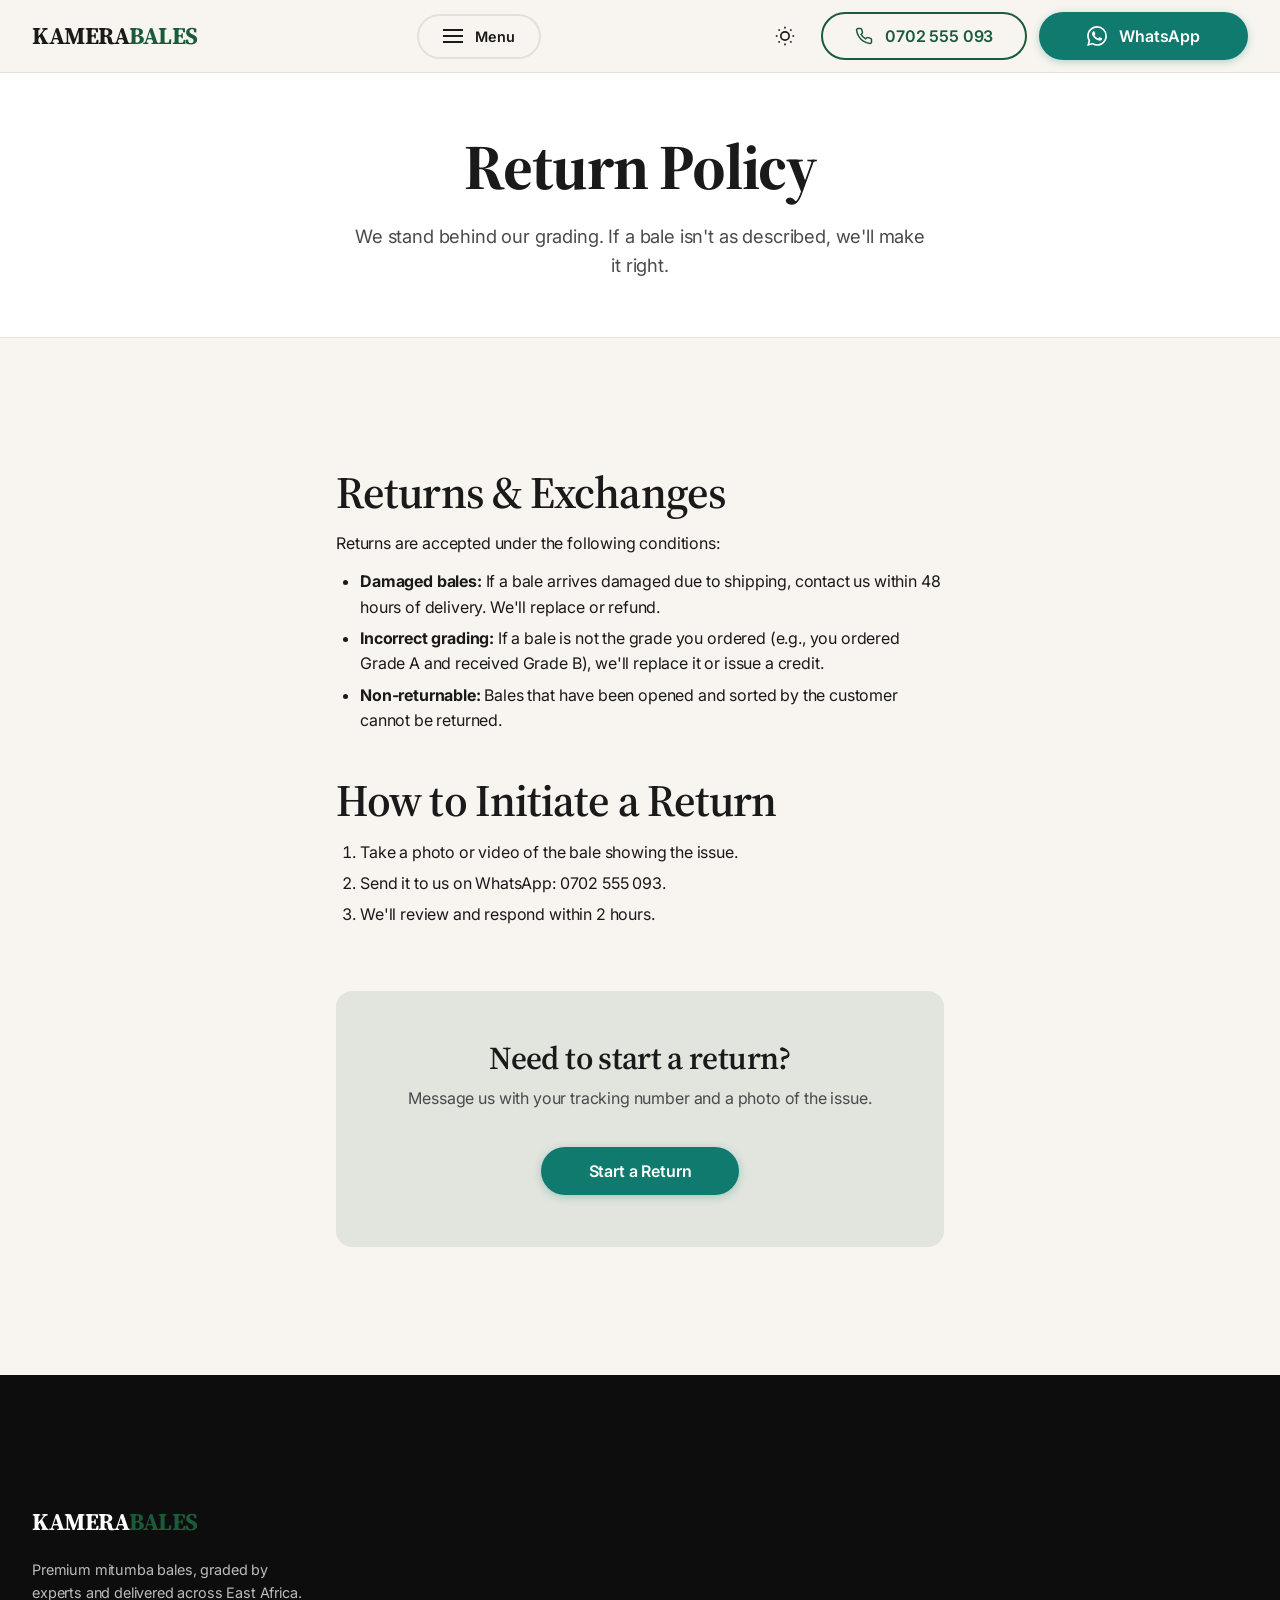
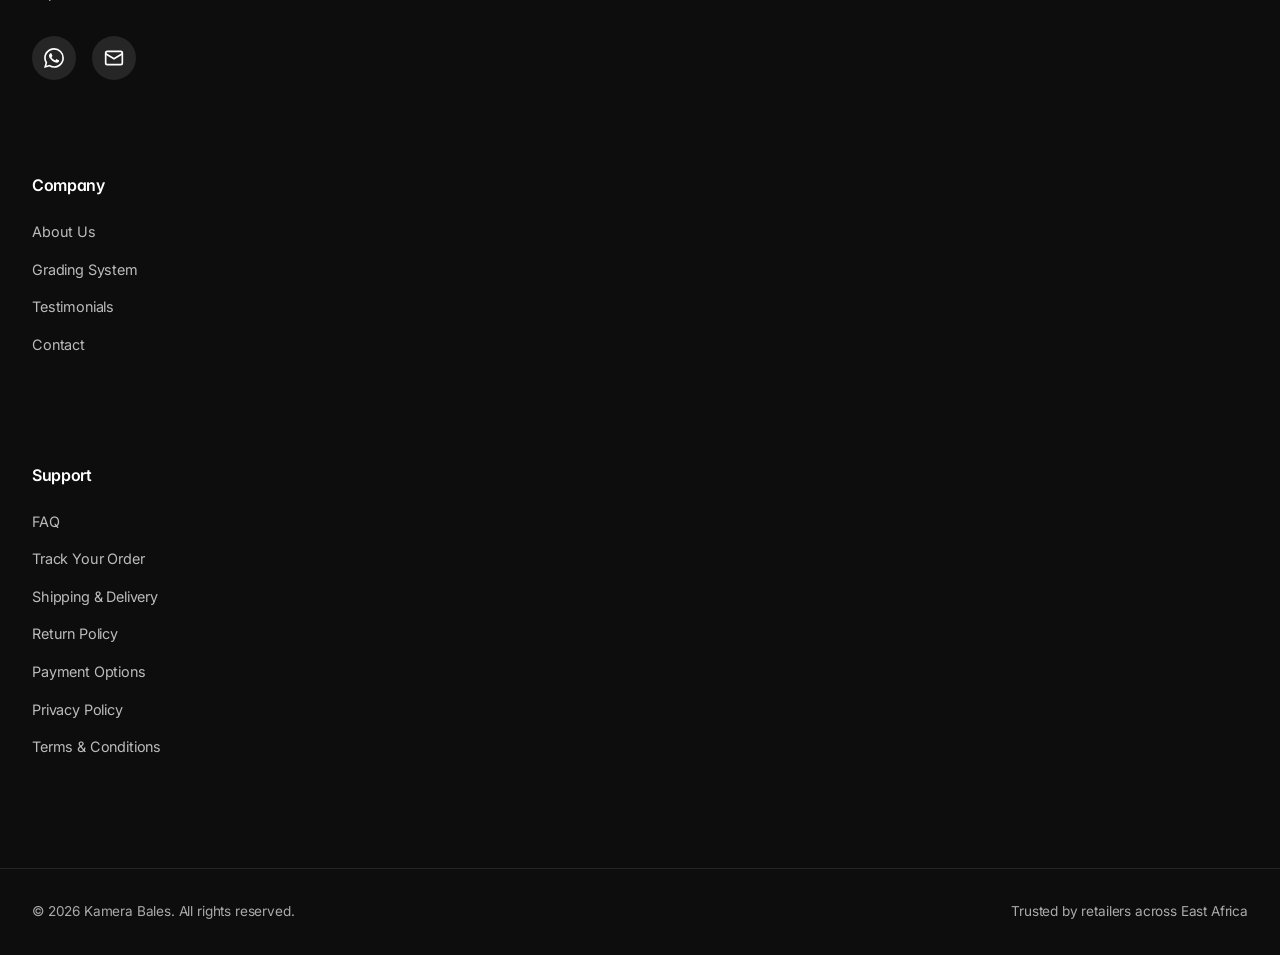
<file: returns.html>
<!DOCTYPE html>
<html lang="en">
<head>
    <meta charset="UTF-8">
    <meta name="viewport" content="width=device-width, initial-scale=1.0">
    <title>Return Policy — Kamera Bales</title>
    <meta name="description" content="Kamera Bales return policy: returns accepted within 48 hours for damaged or incorrectly graded bales.">
    <meta name="theme-color" content="#1A5C3A">
    <meta name="theme-color" media="(prefers-color-scheme: dark)" content="#0D0D0D">
    <meta name="color-scheme" content="light dark">
    <link rel="icon" href="data:image/svg+xml,%3Csvg xmlns='http://www.w3.org/2000/svg' viewBox='0 0 64 64'%3E%3Crect width='64' height='64' rx='12' fill='%231A5C3A'/%3E%3Ctext x='32' y='42' font-family='Georgia,serif' font-size='28' font-weight='700' fill='white' text-anchor='middle'%3EKB%3C/text%3E%3C/svg%3E">
    <script>(function(){try{var s=localStorage.getItem('theme');var p=window.matchMedia('(prefers-color-scheme: dark)').matches;document.documentElement.setAttribute('data-theme',s||(p?'dark':'light'));}catch(e){}})();</script>
    <link rel="preconnect" href="https://fonts.googleapis.com">
    <link rel="preconnect" href="https://fonts.gstatic.com" crossorigin>
    <link href="https://fonts.googleapis.com/css2?family=Inter:wght@400;500;600;700&family=Source+Serif+4:opsz,wght@8..60,400;8..60,600;8..60,700&display=swap" rel="stylesheet">
    <link rel="stylesheet" href="styles.css">
    <link rel="canonical" href="https://www.kamerabales.co.ke/returns.html">
    <link rel="manifest" href="manifest.json">
    <meta name="apple-mobile-web-app-capable" content="yes">
    <meta name="apple-mobile-web-app-status-bar-style" content="default">
    <meta name="apple-mobile-web-app-title" content="Kamera Bales">
    <link rel="apple-touch-icon" href="assets/icons/icon-192x192.svg">
</head>
<body>
    <a class="skip-link" href="#main-content">Skip to main content</a>

    <header class="site-header" role="banner">
        <div class="container header-inner">
            <a href="/" class="logo" aria-label="Kamera Bales home"><span class="logo-text">KAMERA<span class="logo-accent">BALES</span></span></a>
            <button class="menu-toggle" aria-expanded="false" aria-controls="menu-overlay" aria-label="Open menu"><span class="menu-icon"></span><span class="menu-text">Menu</span></button>
            <div class="header-actions">
                <button class="theme-toggle" aria-label="Toggle dark mode" aria-pressed="false">
                    <svg class="icon-sun" width="20" height="20" viewBox="0 0 24 24" fill="none" stroke="currentColor" stroke-width="2" aria-hidden="true"><circle cx="12" cy="12" r="5"/><line x1="12" y1="1" x2="12" y2="3"/><line x1="12" y1="21" x2="12" y2="23"/><line x1="4.22" y1="4.22" x2="5.64" y2="5.64"/><line x1="18.36" y1="18.36" x2="19.78" y2="19.78"/><line x1="1" y1="12" x2="3" y2="12"/><line x1="21" y1="12" x2="23" y2="12"/><line x1="4.22" y1="19.78" x2="5.64" y2="18.36"/><line x1="18.36" y1="5.64" x2="19.78" y2="4.22"/></svg>
                    <svg class="icon-moon" width="20" height="20" viewBox="0 0 24 24" fill="none" stroke="currentColor" stroke-width="2" aria-hidden="true"><path d="M21 12.79A9 9 0 1 1 11.21 3 7 7 0 0 0 21 12.79z"/></svg>
                </button>
                <a href="tel:0702555093" class="btn btn-header-call header-phone" aria-label="Call 0702555093">
                    <svg width="18" height="18" viewBox="0 0 24 24" fill="none" stroke="currentColor" stroke-width="2" aria-hidden="true"><path d="M22 16.92v3a2 2 0 0 1-2.18 2 19.79 19.79 0 0 1-8.63-3.07 19.5 19.5 0 0 1-6-6 19.79 19.79 0 0 1-3.07-8.67A2 2 0 0 1 4.11 2h3a2 2 0 0 1 2 1.72c.127.96.361 1.903.7 2.81a2 2 0 0 1-.45 2.11L8.09 9.91a16 16 0 0 0 6 6l1.27-1.27a2 2 0 0 1 2.11-.45c.907.339 1.85.573 2.81.7A2 2 0 0 1 22 16.92z"/></svg>
                    <span class="header-phone-number">0702 555 093</span>
                </a>
                <a href="https://wa.me/254702555093" class="btn btn-whatsapp header-whatsapp" target="_blank" rel="noopener noreferrer" aria-label="Chat on WhatsApp">
                    <svg width="20" height="20" viewBox="0 0 24 24" fill="currentColor" aria-hidden="true"><path d="M17.472 14.382c-.297-.149-1.758-.867-2.03-.967-.273-.099-.471-.148-.67.15-.197.297-.767.966-.94 1.164-.173.199-.347.223-.644.075-.297-.15-1.255-.463-2.39-1.475-.883-.788-1.48-1.761-1.653-2.059-.173-.297-.018-.458.13-.606.134-.133.298-.347.446-.52.149-.174.198-.298.298-.497.099-.198.05-.371-.025-.52-.075-.149-.669-1.612-.916-2.207-.242-.579-.487-.5-.669-.51-.173-.008-.371-.01-.57-.01-.198 0-.52.074-.792.372-.272.297-1.04 1.016-1.04 2.479 0 1.462 1.065 2.875 1.213 3.074.149.198 2.096 3.2 5.077 4.487.709.306 1.262.489 1.694.625.712.227 1.36.195 1.871.118.571-.085 1.758-.719 2.006-1.413.248-.694.248-1.289.173-1.413-.074-.124-.272-.198-.57-.347m-5.421 7.403h-.004a9.87 9.87 0 0 1-5.031-1.378l-.361-.214-3.741.982.998-3.648-.235-.374a9.86 9.86 0 0 1-1.51-5.26c.001-5.45 4.436-9.884 9.888-9.884 2.64 0 5.122 1.03 6.988 2.898a9.825 9.825 0 0 1 2.893 6.994c-.003 5.45-4.437 9.884-9.885 9.884m8.413-18.297A11.815 11.815 0 0 0 12.05 0C5.495 0 .16 5.335.157 11.892c0 2.096.547 4.142 1.588 5.945L.057 24l6.305-1.654a11.882 11.882 0 0 0 5.683 1.448h.005c6.554 0 11.89-5.335 11.893-11.893a11.821 11.821 0 0 0-3.48-8.413Z"/></svg>
                    <span>WhatsApp</span>
                </a>
            </div>
        </div>
    </header>

    <div id="menu-overlay" class="menu-overlay" aria-hidden="true">
        <div class="container">
            <div class="menu-overlay-header"><span class="logo-text">KAMERA<span class="logo-accent">BALES</span></span><button class="menu-close" aria-label="Close menu">✕</button></div>
            <nav class="menu-overlay-nav" aria-label="Main menu">
                <ul>
                    <li><a href="index.html#bales" class="menu-link">Bales</a></li>
                    <li><a href="index.html#how-it-works" class="menu-link">How It Works</a></li>
                    <li><a href="index.html#why-us" class="menu-link">Why Us</a></li>
                    <li><a href="index.html#testimonials" class="menu-link">Testimonials</a></li>
                    <li><a href="index.html#pricing" class="menu-link">Pricing</a></li>
                    <li><a href="index.html#faq" class="menu-link">FAQ</a></li>
                    <li><a href="track.html" class="menu-link">Track Order</a></li>
                    <li><a href="about.html" class="menu-link">About Us</a></li>
                    <li><a href="contact.html" class="menu-link">Contact</a></li>
                </ul>
            </nav>
            <div class="menu-overlay-footer"><a href="tel:0702555093" class="btn btn-secondary">Call Us</a><a href="https://wa.me/254702555093" class="btn btn-whatsapp" target="_blank" rel="noopener">WhatsApp</a></div>
        </div>
    </div>

    <main id="main-content" role="main">
        <section class="page-hero">
            <div class="container container-sm">
                <h1>Return Policy</h1>
                <p class="page-intro">We stand behind our grading. If a bale isn't as described, we'll make it right.</p>
            </div>
        </section>

        <section class="section">
            <div class="container container-sm">
                <h2>Returns & Exchanges</h2>
                <p>Returns are accepted under the following conditions:</p>
                <ul>
                    <li><strong>Damaged bales:</strong> If a bale arrives damaged due to shipping, contact us within 48 hours of delivery. We'll replace or refund.</li>
                    <li><strong>Incorrect grading:</strong> If a bale is not the grade you ordered (e.g., you ordered Grade A and received Grade B), we'll replace it or issue a credit.</li>
                    <li><strong>Non-returnable:</strong> Bales that have been opened and sorted by the customer cannot be returned.</li>
                </ul>

                <h2>How to Initiate a Return</h2>
                <ol>
                    <li>Take a photo or video of the bale showing the issue.</li>
                    <li>Send it to us on WhatsApp: 0702 555 093.</li>
                    <li>We'll review and respond within 2 hours.</li>
                </ol>

                <div class="closing-cta">
                    <h2>Need to start a return?</h2>
                    <p>Message us with your tracking number and a photo of the issue.</p>
                    <a href="https://wa.me/254702555093?text=Hi%20Kamera%20Bales%2C%20I%27d%20like%20to%20start%20a%20return" class="btn btn-whatsapp" target="_blank" rel="noopener">Start a Return</a>
                </div>
            </div>
        </section>
    </main>

    <footer class="site-footer" role="contentinfo">
        <div class="container footer-grid">
            <div class="footer-brand">
                <span class="logo-text">KAMERA<span class="logo-accent">BALES</span></span>
                <p>Premium mitumba bales, graded by experts and delivered across East Africa.</p>
                <div class="social-links">
                    <a href="https://wa.me/254702555093" aria-label="Chat on WhatsApp" target="_blank" rel="noopener"><svg width="20" height="20" viewBox="0 0 24 24" fill="currentColor" aria-hidden="true"><path d="M17.472 14.382c-.297-.149-1.758-.867-2.03-.967-.273-.099-.471-.148-.67.15-.197.297-.767.966-.94 1.164-.173.199-.347.223-.644.075-.297-.15-1.255-.463-2.39-1.475-.883-.788-1.48-1.761-1.653-2.059-.173-.297-.018-.458.13-.606.134-.133.298-.347.446-.52.149-.174.198-.298.298-.497.099-.198.05-.371-.025-.52-.075-.149-.669-1.612-.916-2.207-.242-.579-.487-.5-.669-.51-.173-.008-.371-.01-.57-.01-.198 0-.52.074-.792.372-.272.297-1.04 1.016-1.04 2.479 0 1.462 1.065 2.875 1.213 3.074.149.198 2.096 3.2 5.077 4.487.709.306 1.262.489 1.694.625.712.227 1.36.195 1.871.118.571-.085 1.758-.719 2.006-1.413.248-.694.248-1.289.173-1.413-.074-.124-.272-.198-.57-.347m-5.421 7.403h-.004a9.87 9.87 0 0 1-5.031-1.378l-.361-.214-3.741.982.998-3.648-.235-.374a9.86 9.86 0 0 1-1.51-5.26c.001-5.45 4.436-9.884 9.888-9.884 2.64 0 5.122 1.03 6.988 2.898a9.825 9.825 0 0 1 2.893 6.994c-.003 5.45-4.437 9.884-9.885 9.884m8.413-18.297A11.815 11.815 0 0 0 12.05 0C5.495 0 .16 5.335.157 11.892c0 2.096.547 4.142 1.588 5.945L.057 24l6.305-1.654a11.882 11.882 0 0 0 5.683 1.448h.005c6.554 0 11.89-5.335 11.893-11.893a11.821 11.821 0 0 0-3.48-8.413Z"/></svg></a>
                    <a href="mailto:info@kamerabales.co.ke" aria-label="Email us"><svg width="20" height="20" viewBox="0 0 24 24" fill="none" stroke="currentColor" stroke-width="2" aria-hidden="true"><rect x="2" y="4" width="20" height="16" rx="2"/><path d="m22 7-10 6L2 7"/></svg></a>
                </div>
            </div>
            <nav class="footer-col" aria-labelledby="footer-company-returns"><h4 id="footer-company-returns">Company</h4><ul><li><a href="about.html">About Us</a></li><li><a href="grading.html">Grading System</a></li><li><a href="testimonials.html">Testimonials</a></li><li><a href="contact.html">Contact</a></li></ul></nav>
            <nav class="footer-col" aria-labelledby="footer-support-returns"><h4 id="footer-support-returns">Support</h4><ul><li><a href="faq.html">FAQ</a></li><li><a href="track.html">Track Your Order</a></li><li><a href="shipping.html">Shipping & Delivery</a></li><li><a href="returns.html">Return Policy</a></li><li><a href="payment.html">Payment Options</a></li><li><a href="privacy.html">Privacy Policy</a></li><li><a href="terms.html">Terms & Conditions</a></li></ul></nav>
        </div>
        <div class="footer-bottom"><div class="container"><p>© 2026 Kamera Bales. All rights reserved.</p><p>Trusted by retailers across East Africa</p></div></div>
    </footer>

    <a href="https://wa.me/254702555093" class="floating-whatsapp" target="_blank" rel="noopener noreferrer" aria-label="Chat on WhatsApp (opens in new tab)"><svg width="28" height="28" viewBox="0 0 24 24" fill="currentColor" aria-hidden="true"><path d="M17.472 14.382c-.297-.149-1.758-.867-2.03-.967-.273-.099-.471-.148-.67.15-.197.297-.767.966-.94 1.164-.173.199-.347.223-.644.075-.297-.15-1.255-.463-2.39-1.475-.883-.788-1.48-1.761-1.653-2.059-.173-.297-.018-.458.13-.606.134-.133.298-.347.446-.52.149-.174.198-.298.298-.497.099-.198.05-.371-.025-.52-.075-.149-.669-1.612-.916-2.207-.242-.579-.487-.5-.669-.51-.173-.008-.371-.01-.57-.01-.198 0-.52.074-.792.372-.272.297-1.04 1.016-1.04 2.479 0 1.462 1.065 2.875 1.213 3.074.149.198 2.096 3.2 5.077 4.487.709.306 1.262.489 1.694.625.712.227 1.36.195 1.871.118.571-.085 1.758-.719 2.006-1.413.248-.694.248-1.289.173-1.413-.074-.124-.272-.198-.57-.347m-5.421 7.403h-.004a9.87 9.87 0 0 1-5.031-1.378l-.361-.214-3.741.982.998-3.648-.235-.374a9.86 9.86 0 0 1-1.51-5.26c.001-5.45 4.436-9.884 9.888-9.884 2.64 0 5.122 1.03 6.988 2.898a9.825 9.825 0 0 1 2.893 6.994c-.003 5.45-4.437 9.884-9.885 9.884m8.413-18.297A11.815 11.815 0 0 0 12.05 0C5.495 0 .16 5.335.157 11.892c0 2.096.547 4.142 1.588 5.945L.057 24l6.305-1.654a11.882 11.882 0 0 0 5.683 1.448h.005c6.554 0 11.89-5.335 11.893-11.893a11.821 11.821 0 0 0-3.48-8.413Z"/></svg></a>
    <button id="backToTop" class="back-to-top" aria-label="Back to top"><svg width="24" height="24" viewBox="0 0 24 24" fill="none" stroke="currentColor" stroke-width="2" aria-hidden="true"><polyline points="18 15 12 9 6 15"/></svg></button>

    <div class="mobile-action-bar" role="navigation" aria-label="Quick contact">
        <a href="tel:0702555093" class="mob-action-btn btn-call"><svg width="20" height="20" viewBox="0 0 24 24" fill="none" stroke="currentColor" stroke-width="2" aria-hidden="true"><path d="M22 16.92v3a2 2 0 0 1-2.18 2 19.79 19.79 0 0 1-8.63-3.07 19.5 19.5 0 0 1-6-6 19.79 19.79 0 0 1-3.07-8.67A2 2 0 0 1 4.11 2h3a2 2 0 0 1 2 1.72c.127.96.361 1.903.7 2.81a2 2 0 0 1-.45 2.11L8.09 9.91a16 16 0 0 0 6 6l1.27-1.27a2 2 0 0 1 2.11-.45c.907.339 1.85.573 2.81.7A2 2 0 0 1 22 16.92z"/></svg><span>Call</span></a>
        <a href="https://wa.me/254702555093" class="mob-action-btn btn-wa" target="_blank" rel="noopener"><svg width="20" height="20" viewBox="0 0 24 24" fill="currentColor" aria-hidden="true"><path d="M17.472 14.382c-.297-.149-1.758-.867-2.03-.967-.273-.099-.471-.148-.67.15-.197.297-.767.966-.94 1.164-.173.199-.347.223-.644.075-.297-.15-1.255-.463-2.39-1.475-.883-.788-1.48-1.761-1.653-2.059-.173-.297-.018-.458.13-.606.134-.133.298-.347.446-.52.149-.174.198-.298.298-.497.099-.198.05-.371-.025-.52-.075-.149-.669-1.612-.916-2.207-.242-.579-.487-.5-.669-.51-.173-.008-.371-.01-.57-.01-.198 0-.52.074-.792.372-.272.297-1.04 1.016-1.04 2.479 0 1.462 1.065 2.875 1.213 3.074.149.198 2.096 3.2 5.077 4.487.709.306 1.262.489 1.694.625.712.227 1.36.195 1.871.118.571-.085 1.758-.719 2.006-1.413.248-.694.248-1.289.173-1.413-.074-.124-.272-.198-.57-.347m-5.421 7.403h-.004a9.87 9.87 0 0 1-5.031-1.378l-.361-.214-3.741.982.998-3.648-.235-.374a9.86 9.86 0 0 1-1.51-5.26c.001-5.45 4.436-9.884 9.888-9.884 2.64 0 5.122 1.03 6.988 2.898a9.825 9.825 0 0 1 2.893 6.994c-.003 5.45-4.437 9.884-9.885 9.884m8.413-18.297A11.815 11.815 0 0 0 12.05 0C5.495 0 .16 5.335.157 11.892c0 2.096.547 4.142 1.588 5.945L.057 24l6.305-1.654a11.882 11.882 0 0 0 5.683 1.448h.005c6.554 0 11.89-5.335 11.893-11.893a11.821 11.821 0 0 0-3.48-8.413Z"/></svg><span>WhatsApp</span></a>
    </div>

    <script src="script.js" defer></script>
</body>
</html>
</file>
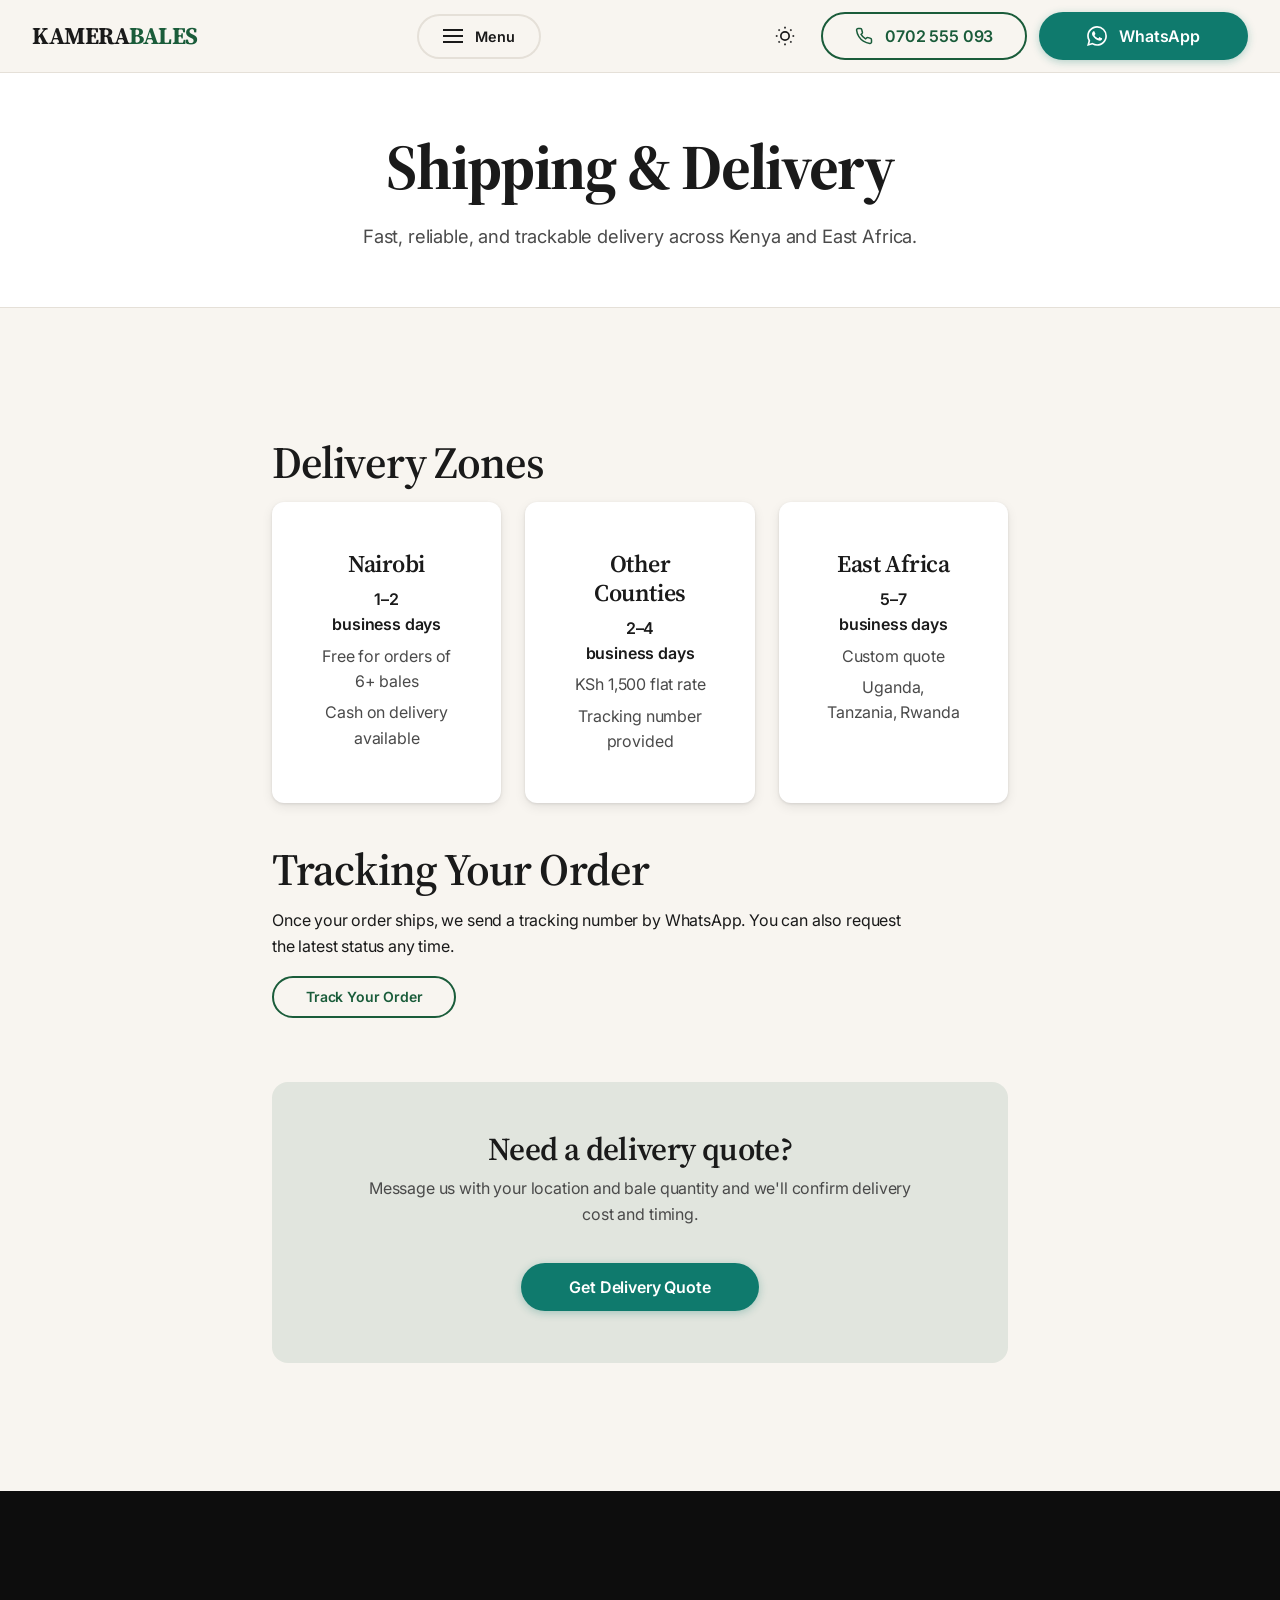
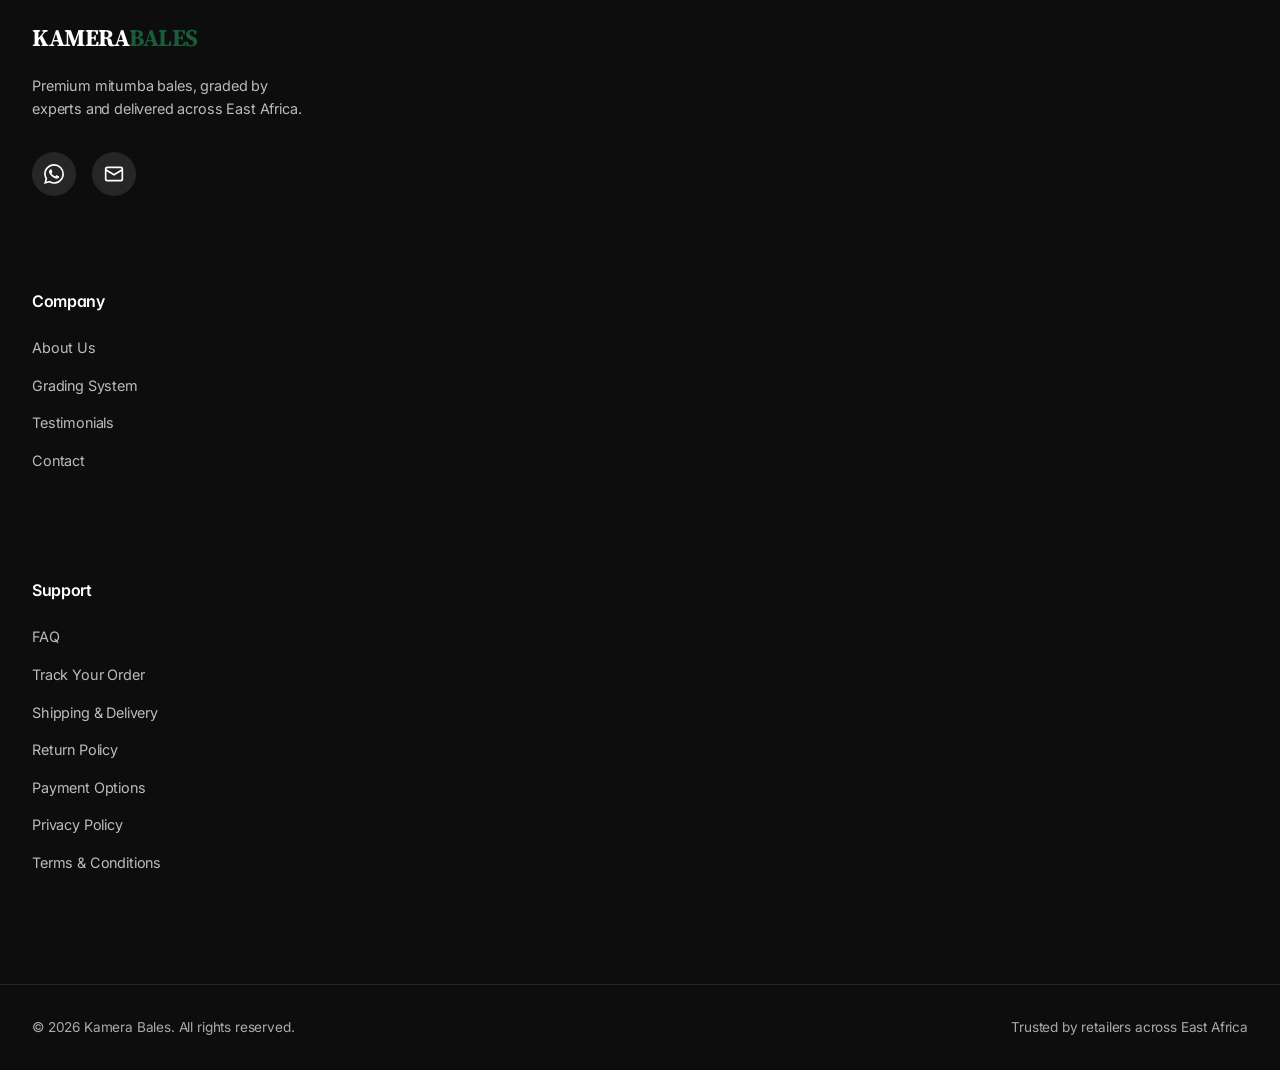
<file: shipping.html>
<!DOCTYPE html>
<html lang="en">
<head>
    <meta charset="UTF-8">
    <meta name="viewport" content="width=device-width, initial-scale=1.0">
    <title>Shipping & Delivery — Kamera Bales</title>
    <meta name="description" content="Kamera Bales delivery options: Nairobi 1–2 days, nationwide 2–4 business days. Tracking numbers for all orders.">
    <meta name="theme-color" content="#1A5C3A">
    <meta name="theme-color" media="(prefers-color-scheme: dark)" content="#0D0D0D">
    <meta name="color-scheme" content="light dark">
    <link rel="icon" href="data:image/svg+xml,%3Csvg xmlns='http://www.w3.org/2000/svg' viewBox='0 0 64 64'%3E%3Crect width='64' height='64' rx='12' fill='%231A5C3A'/%3E%3Ctext x='32' y='42' font-family='Georgia,serif' font-size='28' font-weight='700' fill='white' text-anchor='middle'%3EKB%3C/text%3E%3C/svg%3E">
    <script>(function(){try{var s=localStorage.getItem('theme');var p=window.matchMedia('(prefers-color-scheme: dark)').matches;document.documentElement.setAttribute('data-theme',s||(p?'dark':'light'));}catch(e){}})();</script>
    <link rel="preconnect" href="https://fonts.googleapis.com">
    <link rel="preconnect" href="https://fonts.gstatic.com" crossorigin>
    <link href="https://fonts.googleapis.com/css2?family=Inter:wght@400;500;600;700&family=Source+Serif+4:opsz,wght@8..60,400;8..60,600;8..60,700&display=swap" rel="stylesheet">
    <link rel="stylesheet" href="styles.css">
    <link rel="canonical" href="https://www.kamerabales.co.ke/shipping.html">
    <link rel="manifest" href="manifest.json">
    <meta name="apple-mobile-web-app-capable" content="yes">
    <meta name="apple-mobile-web-app-status-bar-style" content="default">
    <meta name="apple-mobile-web-app-title" content="Kamera Bales">
    <link rel="apple-touch-icon" href="assets/icons/icon-192x192.svg">
</head>
<body>
    <a class="skip-link" href="#main-content">Skip to main content</a>

    <header class="site-header" role="banner">
        <div class="container header-inner">
            <a href="/" class="logo" aria-label="Kamera Bales home"><span class="logo-text">KAMERA<span class="logo-accent">BALES</span></span></a>
            <button class="menu-toggle" aria-expanded="false" aria-controls="menu-overlay" aria-label="Open menu"><span class="menu-icon"></span><span class="menu-text">Menu</span></button>
            <div class="header-actions">
                <button class="theme-toggle" aria-label="Toggle dark mode" aria-pressed="false">
                    <svg class="icon-sun" width="20" height="20" viewBox="0 0 24 24" fill="none" stroke="currentColor" stroke-width="2" aria-hidden="true"><circle cx="12" cy="12" r="5"/><line x1="12" y1="1" x2="12" y2="3"/><line x1="12" y1="21" x2="12" y2="23"/><line x1="4.22" y1="4.22" x2="5.64" y2="5.64"/><line x1="18.36" y1="18.36" x2="19.78" y2="19.78"/><line x1="1" y1="12" x2="3" y2="12"/><line x1="21" y1="12" x2="23" y2="12"/><line x1="4.22" y1="19.78" x2="5.64" y2="18.36"/><line x1="18.36" y1="5.64" x2="19.78" y2="4.22"/></svg>
                    <svg class="icon-moon" width="20" height="20" viewBox="0 0 24 24" fill="none" stroke="currentColor" stroke-width="2" aria-hidden="true"><path d="M21 12.79A9 9 0 1 1 11.21 3 7 7 0 0 0 21 12.79z"/></svg>
                </button>
                <a href="tel:0702555093" class="btn btn-header-call header-phone" aria-label="Call 0702555093">
                    <svg width="18" height="18" viewBox="0 0 24 24" fill="none" stroke="currentColor" stroke-width="2" aria-hidden="true"><path d="M22 16.92v3a2 2 0 0 1-2.18 2 19.79 19.79 0 0 1-8.63-3.07 19.5 19.5 0 0 1-6-6 19.79 19.79 0 0 1-3.07-8.67A2 2 0 0 1 4.11 2h3a2 2 0 0 1 2 1.72c.127.96.361 1.903.7 2.81a2 2 0 0 1-.45 2.11L8.09 9.91a16 16 0 0 0 6 6l1.27-1.27a2 2 0 0 1 2.11-.45c.907.339 1.85.573 2.81.7A2 2 0 0 1 22 16.92z"/></svg>
                    <span class="header-phone-number">0702 555 093</span>
                </a>
                <a href="https://wa.me/254702555093" class="btn btn-whatsapp header-whatsapp" target="_blank" rel="noopener noreferrer" aria-label="Chat on WhatsApp">
                    <svg width="20" height="20" viewBox="0 0 24 24" fill="currentColor" aria-hidden="true"><path d="M17.472 14.382c-.297-.149-1.758-.867-2.03-.967-.273-.099-.471-.148-.67.15-.197.297-.767.966-.94 1.164-.173.199-.347.223-.644.075-.297-.15-1.255-.463-2.39-1.475-.883-.788-1.48-1.761-1.653-2.059-.173-.297-.018-.458.13-.606.134-.133.298-.347.446-.52.149-.174.198-.298.298-.497.099-.198.05-.371-.025-.52-.075-.149-.669-1.612-.916-2.207-.242-.579-.487-.5-.669-.51-.173-.008-.371-.01-.57-.01-.198 0-.52.074-.792.372-.272.297-1.04 1.016-1.04 2.479 0 1.462 1.065 2.875 1.213 3.074.149.198 2.096 3.2 5.077 4.487.709.306 1.262.489 1.694.625.712.227 1.36.195 1.871.118.571-.085 1.758-.719 2.006-1.413.248-.694.248-1.289.173-1.413-.074-.124-.272-.198-.57-.347m-5.421 7.403h-.004a9.87 9.87 0 0 1-5.031-1.378l-.361-.214-3.741.982.998-3.648-.235-.374a9.86 9.86 0 0 1-1.51-5.26c.001-5.45 4.436-9.884 9.888-9.884 2.64 0 5.122 1.03 6.988 2.898a9.825 9.825 0 0 1 2.893 6.994c-.003 5.45-4.437 9.884-9.885 9.884m8.413-18.297A11.815 11.815 0 0 0 12.05 0C5.495 0 .16 5.335.157 11.892c0 2.096.547 4.142 1.588 5.945L.057 24l6.305-1.654a11.882 11.882 0 0 0 5.683 1.448h.005c6.554 0 11.89-5.335 11.893-11.893a11.821 11.821 0 0 0-3.48-8.413Z"/></svg>
                    <span>WhatsApp</span>
                </a>
            </div>
        </div>
    </header>

    <div id="menu-overlay" class="menu-overlay" aria-hidden="true">
        <div class="container">
            <div class="menu-overlay-header"><span class="logo-text">KAMERA<span class="logo-accent">BALES</span></span><button class="menu-close" aria-label="Close menu">✕</button></div>
            <nav class="menu-overlay-nav" aria-label="Main menu">
                <ul>
                    <li><a href="index.html#bales" class="menu-link">Bales</a></li>
                    <li><a href="index.html#how-it-works" class="menu-link">How It Works</a></li>
                    <li><a href="index.html#why-us" class="menu-link">Why Us</a></li>
                    <li><a href="index.html#testimonials" class="menu-link">Testimonials</a></li>
                    <li><a href="index.html#pricing" class="menu-link">Pricing</a></li>
                    <li><a href="index.html#faq" class="menu-link">FAQ</a></li>
                    <li><a href="track.html" class="menu-link">Track Order</a></li>
                    <li><a href="about.html" class="menu-link">About Us</a></li>
                    <li><a href="contact.html" class="menu-link">Contact</a></li>
                </ul>
            </nav>
            <div class="menu-overlay-footer"><a href="tel:0702555093" class="btn btn-secondary">Call Us</a><a href="https://wa.me/254702555093" class="btn btn-whatsapp" target="_blank" rel="noopener">WhatsApp</a></div>
        </div>
    </div>

    <main id="main-content" role="main">
        <section class="page-hero">
            <div class="container container-sm">
                <h1>Shipping & Delivery</h1>
                <p class="page-intro">Fast, reliable, and trackable delivery across Kenya and East Africa.</p>
            </div>
        </section>

        <section class="section">
            <div class="container container-md">
                <h2>Delivery Zones</h2>
                <div class="grid-3">
                    <article class="info-card">
                        <h3>Nairobi</h3>
                        <p>1–2 business days</p>
                        <p>Free for orders of 6+ bales</p>
                        <p>Cash on delivery available</p>
                    </article>
                    <article class="info-card">
                        <h3>Other Counties</h3>
                        <p>2–4 business days</p>
                        <p>KSh 1,500 flat rate</p>
                        <p>Tracking number provided</p>
                    </article>
                    <article class="info-card">
                        <h3>East Africa</h3>
                        <p>5–7 business days</p>
                        <p>Custom quote</p>
                        <p>Uganda, Tanzania, Rwanda</p>
                    </article>
                </div>

                <h2>Tracking Your Order</h2>
                <p>Once your order ships, we send a tracking number by WhatsApp. You can also request the latest status any time.</p>
                <p><a class="btn btn-secondary btn-sm" href="track.html">Track Your Order</a></p>

                <div class="closing-cta">
                    <h2>Need a delivery quote?</h2>
                    <p>Message us with your location and bale quantity and we'll confirm delivery cost and timing.</p>
                    <a href="https://wa.me/254702555093?text=Hi%20Kamera%20Bales%2C%20please%20quote%20delivery%20to%20my%20location" class="btn btn-whatsapp" target="_blank" rel="noopener">Get Delivery Quote</a>
                </div>
            </div>
        </section>
    </main>

    <footer class="site-footer" role="contentinfo">
        <div class="container footer-grid">
            <div class="footer-brand">
                <span class="logo-text">KAMERA<span class="logo-accent">BALES</span></span>
                <p>Premium mitumba bales, graded by experts and delivered across East Africa.</p>
                <div class="social-links">
                    <a href="https://wa.me/254702555093" aria-label="Chat on WhatsApp" target="_blank" rel="noopener"><svg width="20" height="20" viewBox="0 0 24 24" fill="currentColor" aria-hidden="true"><path d="M17.472 14.382c-.297-.149-1.758-.867-2.03-.967-.273-.099-.471-.148-.67.15-.197.297-.767.966-.94 1.164-.173.199-.347.223-.644.075-.297-.15-1.255-.463-2.39-1.475-.883-.788-1.48-1.761-1.653-2.059-.173-.297-.018-.458.13-.606.134-.133.298-.347.446-.52.149-.174.198-.298.298-.497.099-.198.05-.371-.025-.52-.075-.149-.669-1.612-.916-2.207-.242-.579-.487-.5-.669-.51-.173-.008-.371-.01-.57-.01-.198 0-.52.074-.792.372-.272.297-1.04 1.016-1.04 2.479 0 1.462 1.065 2.875 1.213 3.074.149.198 2.096 3.2 5.077 4.487.709.306 1.262.489 1.694.625.712.227 1.36.195 1.871.118.571-.085 1.758-.719 2.006-1.413.248-.694.248-1.289.173-1.413-.074-.124-.272-.198-.57-.347m-5.421 7.403h-.004a9.87 9.87 0 0 1-5.031-1.378l-.361-.214-3.741.982.998-3.648-.235-.374a9.86 9.86 0 0 1-1.51-5.26c.001-5.45 4.436-9.884 9.888-9.884 2.64 0 5.122 1.03 6.988 2.898a9.825 9.825 0 0 1 2.893 6.994c-.003 5.45-4.437 9.884-9.885 9.884m8.413-18.297A11.815 11.815 0 0 0 12.05 0C5.495 0 .16 5.335.157 11.892c0 2.096.547 4.142 1.588 5.945L.057 24l6.305-1.654a11.882 11.882 0 0 0 5.683 1.448h.005c6.554 0 11.89-5.335 11.893-11.893a11.821 11.821 0 0 0-3.48-8.413Z"/></svg></a>
                    <a href="mailto:info@kamerabales.co.ke" aria-label="Email us"><svg width="20" height="20" viewBox="0 0 24 24" fill="none" stroke="currentColor" stroke-width="2" aria-hidden="true"><rect x="2" y="4" width="20" height="16" rx="2"/><path d="m22 7-10 6L2 7"/></svg></a>
                </div>
            </div>
            <nav class="footer-col" aria-labelledby="footer-company-shipping"><h4 id="footer-company-shipping">Company</h4><ul><li><a href="about.html">About Us</a></li><li><a href="grading.html">Grading System</a></li><li><a href="testimonials.html">Testimonials</a></li><li><a href="contact.html">Contact</a></li></ul></nav>
            <nav class="footer-col" aria-labelledby="footer-support-shipping"><h4 id="footer-support-shipping">Support</h4><ul><li><a href="faq.html">FAQ</a></li><li><a href="track.html">Track Your Order</a></li><li><a href="shipping.html">Shipping & Delivery</a></li><li><a href="returns.html">Return Policy</a></li><li><a href="payment.html">Payment Options</a></li><li><a href="privacy.html">Privacy Policy</a></li><li><a href="terms.html">Terms & Conditions</a></li></ul></nav>
        </div>
        <div class="footer-bottom"><div class="container"><p>© 2026 Kamera Bales. All rights reserved.</p><p>Trusted by retailers across East Africa</p></div></div>
    </footer>

    <a href="https://wa.me/254702555093" class="floating-whatsapp" target="_blank" rel="noopener noreferrer" aria-label="Chat on WhatsApp (opens in new tab)"><svg width="28" height="28" viewBox="0 0 24 24" fill="currentColor" aria-hidden="true"><path d="M17.472 14.382c-.297-.149-1.758-.867-2.03-.967-.273-.099-.471-.148-.67.15-.197.297-.767.966-.94 1.164-.173.199-.347.223-.644.075-.297-.15-1.255-.463-2.39-1.475-.883-.788-1.48-1.761-1.653-2.059-.173-.297-.018-.458.13-.606.134-.133.298-.347.446-.52.149-.174.198-.298.298-.497.099-.198.05-.371-.025-.52-.075-.149-.669-1.612-.916-2.207-.242-.579-.487-.5-.669-.51-.173-.008-.371-.01-.57-.01-.198 0-.52.074-.792.372-.272.297-1.04 1.016-1.04 2.479 0 1.462 1.065 2.875 1.213 3.074.149.198 2.096 3.2 5.077 4.487.709.306 1.262.489 1.694.625.712.227 1.36.195 1.871.118.571-.085 1.758-.719 2.006-1.413.248-.694.248-1.289.173-1.413-.074-.124-.272-.198-.57-.347m-5.421 7.403h-.004a9.87 9.87 0 0 1-5.031-1.378l-.361-.214-3.741.982.998-3.648-.235-.374a9.86 9.86 0 0 1-1.51-5.26c.001-5.45 4.436-9.884 9.888-9.884 2.64 0 5.122 1.03 6.988 2.898a9.825 9.825 0 0 1 2.893 6.994c-.003 5.45-4.437 9.884-9.885 9.884m8.413-18.297A11.815 11.815 0 0 0 12.05 0C5.495 0 .16 5.335.157 11.892c0 2.096.547 4.142 1.588 5.945L.057 24l6.305-1.654a11.882 11.882 0 0 0 5.683 1.448h.005c6.554 0 11.89-5.335 11.893-11.893a11.821 11.821 0 0 0-3.48-8.413Z"/></svg></a>
    <button id="backToTop" class="back-to-top" aria-label="Back to top"><svg width="24" height="24" viewBox="0 0 24 24" fill="none" stroke="currentColor" stroke-width="2" aria-hidden="true"><polyline points="18 15 12 9 6 15"/></svg></button>

    <div class="mobile-action-bar" role="navigation" aria-label="Quick contact">
        <a href="tel:0702555093" class="mob-action-btn btn-call"><svg width="20" height="20" viewBox="0 0 24 24" fill="none" stroke="currentColor" stroke-width="2" aria-hidden="true"><path d="M22 16.92v3a2 2 0 0 1-2.18 2 19.79 19.79 0 0 1-8.63-3.07 19.5 19.5 0 0 1-6-6 19.79 19.79 0 0 1-3.07-8.67A2 2 0 0 1 4.11 2h3a2 2 0 0 1 2 1.72c.127.96.361 1.903.7 2.81a2 2 0 0 1-.45 2.11L8.09 9.91a16 16 0 0 0 6 6l1.27-1.27a2 2 0 0 1 2.11-.45c.907.339 1.85.573 2.81.7A2 2 0 0 1 22 16.92z"/></svg><span>Call</span></a>
        <a href="https://wa.me/254702555093" class="mob-action-btn btn-wa" target="_blank" rel="noopener"><svg width="20" height="20" viewBox="0 0 24 24" fill="currentColor" aria-hidden="true"><path d="M17.472 14.382c-.297-.149-1.758-.867-2.03-.967-.273-.099-.471-.148-.67.15-.197.297-.767.966-.94 1.164-.173.199-.347.223-.644.075-.297-.15-1.255-.463-2.39-1.475-.883-.788-1.48-1.761-1.653-2.059-.173-.297-.018-.458.13-.606.134-.133.298-.347.446-.52.149-.174.198-.298.298-.497.099-.198.05-.371-.025-.52-.075-.149-.669-1.612-.916-2.207-.242-.579-.487-.5-.669-.51-.173-.008-.371-.01-.57-.01-.198 0-.52.074-.792.372-.272.297-1.04 1.016-1.04 2.479 0 1.462 1.065 2.875 1.213 3.074.149.198 2.096 3.2 5.077 4.487.709.306 1.262.489 1.694.625.712.227 1.36.195 1.871.118.571-.085 1.758-.719 2.006-1.413.248-.694.248-1.289.173-1.413-.074-.124-.272-.198-.57-.347m-5.421 7.403h-.004a9.87 9.87 0 0 1-5.031-1.378l-.361-.214-3.741.982.998-3.648-.235-.374a9.86 9.86 0 0 1-1.51-5.26c.001-5.45 4.436-9.884 9.888-9.884 2.64 0 5.122 1.03 6.988 2.898a9.825 9.825 0 0 1 2.893 6.994c-.003 5.45-4.437 9.884-9.885 9.884m8.413-18.297A11.815 11.815 0 0 0 12.05 0C5.495 0 .16 5.335.157 11.892c0 2.096.547 4.142 1.588 5.945L.057 24l6.305-1.654a11.882 11.882 0 0 0 5.683 1.448h.005c6.554 0 11.89-5.335 11.893-11.893a11.821 11.821 0 0 0-3.48-8.413Z"/></svg><span>WhatsApp</span></a>
    </div>

    <script src="script.js" defer></script>
</body>
</html>
</file>
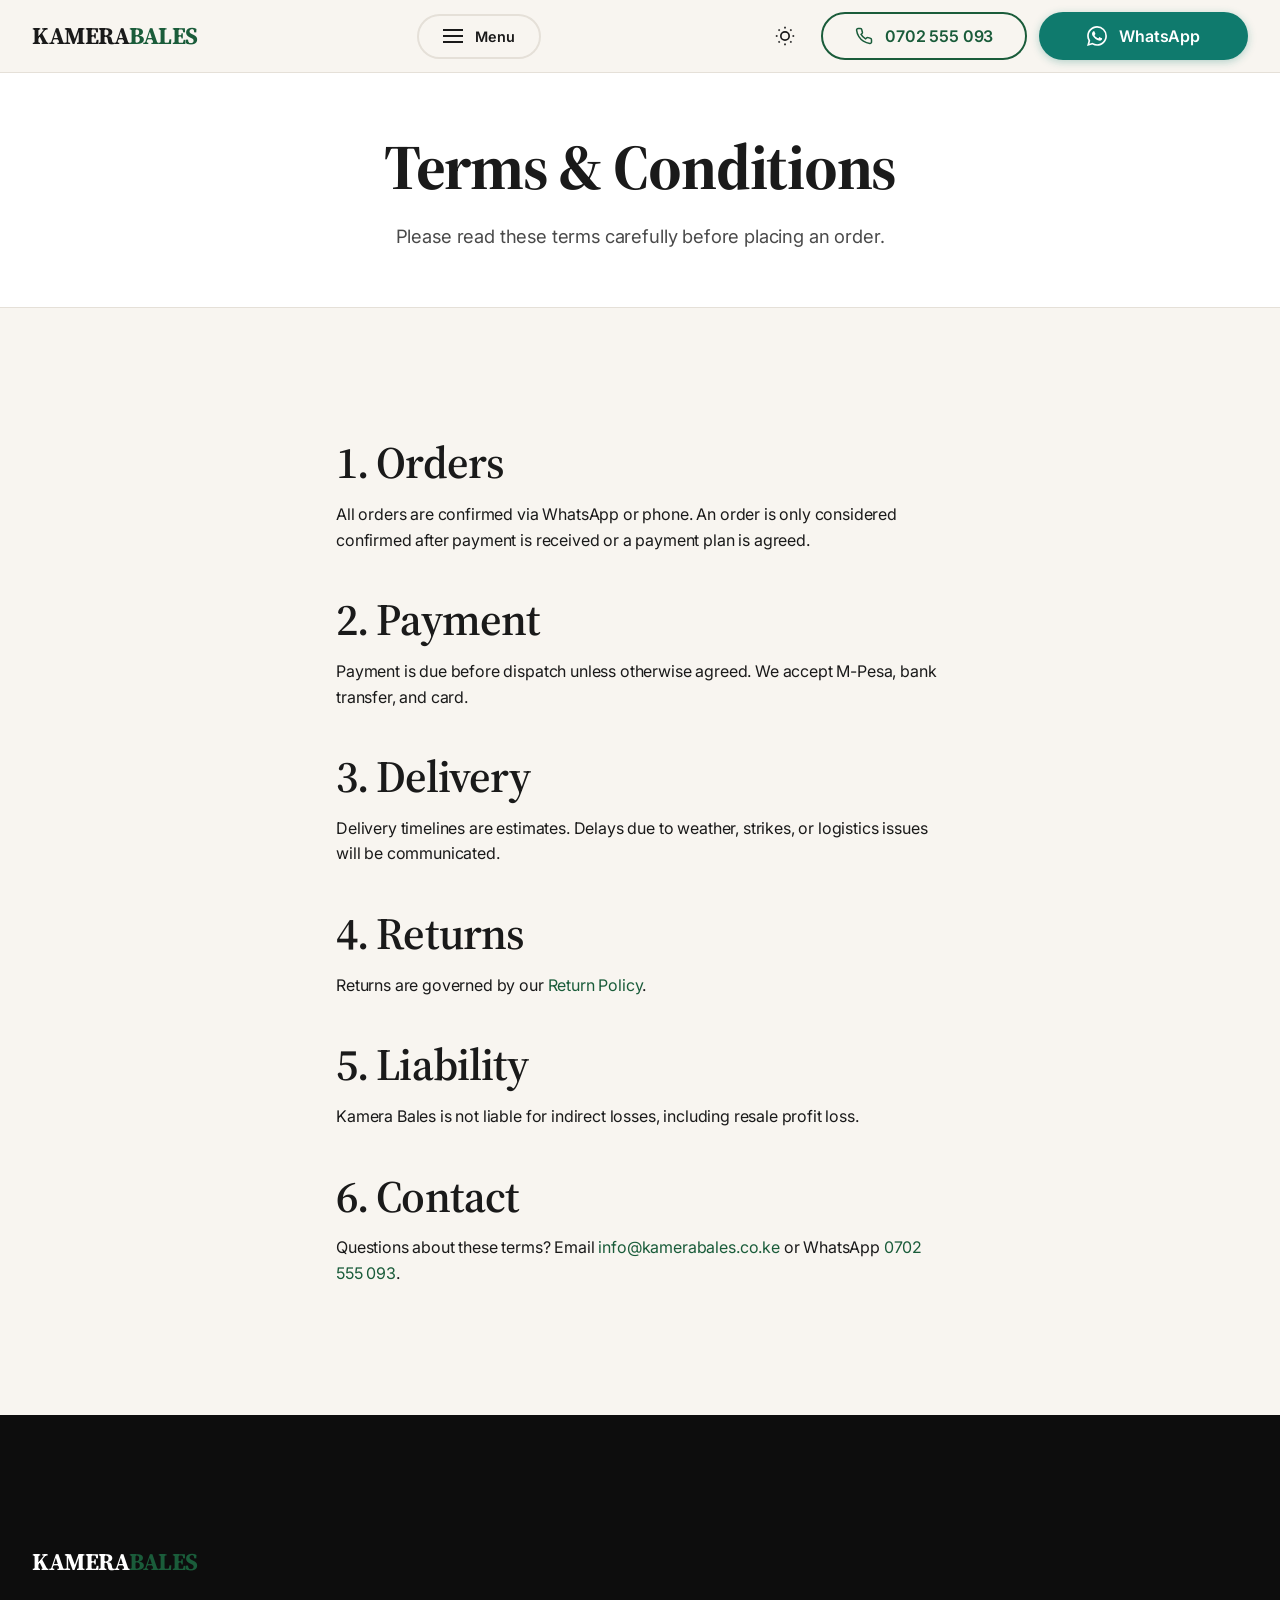
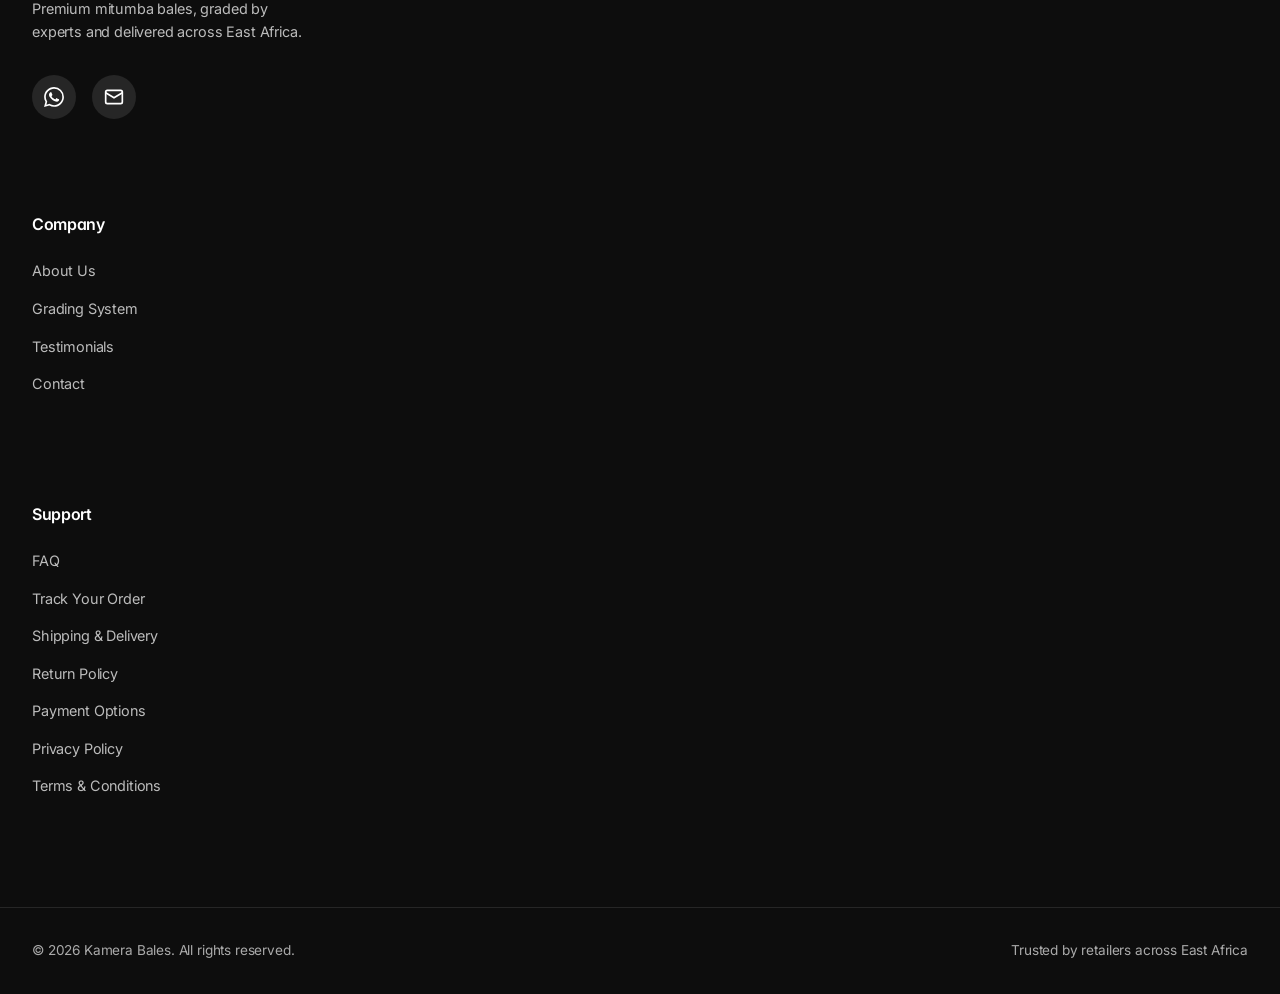
<file: terms.html>
<!DOCTYPE html>
<html lang="en">
<head>
    <meta charset="UTF-8">
    <meta name="viewport" content="width=device-width, initial-scale=1.0">
    <title>Terms & Conditions — Kamera Bales</title>
    <meta name="description" content="Terms and conditions for ordering from Kamera Bales mitumba wholesale.">
    <meta name="theme-color" content="#1A5C3A">
    <meta name="theme-color" media="(prefers-color-scheme: dark)" content="#0D0D0D">
    <meta name="color-scheme" content="light dark">
    <link rel="icon" href="data:image/svg+xml,%3Csvg xmlns='http://www.w3.org/2000/svg' viewBox='0 0 64 64'%3E%3Crect width='64' height='64' rx='12' fill='%231A5C3A'/%3E%3Ctext x='32' y='42' font-family='Georgia,serif' font-size='28' font-weight='700' fill='white' text-anchor='middle'%3EKB%3C/text%3E%3C/svg%3E">
    <script>(function(){try{var s=localStorage.getItem('theme');var p=window.matchMedia('(prefers-color-scheme: dark)').matches;document.documentElement.setAttribute('data-theme',s||(p?'dark':'light'));}catch(e){}})();</script>
    <link rel="preconnect" href="https://fonts.googleapis.com">
    <link rel="preconnect" href="https://fonts.gstatic.com" crossorigin>
    <link href="https://fonts.googleapis.com/css2?family=Inter:wght@400;500;600;700&family=Source+Serif+4:opsz,wght@8..60,400;8..60,600;8..60,700&display=swap" rel="stylesheet">
    <link rel="stylesheet" href="styles.css">
    <link rel="canonical" href="https://www.kamerabales.co.ke/terms.html">
    <link rel="manifest" href="manifest.json">
    <meta name="apple-mobile-web-app-capable" content="yes">
    <meta name="apple-mobile-web-app-status-bar-style" content="default">
    <meta name="apple-mobile-web-app-title" content="Kamera Bales">
    <link rel="apple-touch-icon" href="assets/icons/icon-192x192.svg">
</head>
<body>
    <a class="skip-link" href="#main-content">Skip to main content</a>

    <header class="site-header" role="banner">
        <div class="container header-inner">
            <a href="/" class="logo" aria-label="Kamera Bales home"><span class="logo-text">KAMERA<span class="logo-accent">BALES</span></span></a>
            <button class="menu-toggle" aria-expanded="false" aria-controls="menu-overlay" aria-label="Open menu"><span class="menu-icon"></span><span class="menu-text">Menu</span></button>
            <div class="header-actions">
                <button class="theme-toggle" aria-label="Toggle dark mode" aria-pressed="false">
                    <svg class="icon-sun" width="20" height="20" viewBox="0 0 24 24" fill="none" stroke="currentColor" stroke-width="2" aria-hidden="true"><circle cx="12" cy="12" r="5"/><line x1="12" y1="1" x2="12" y2="3"/><line x1="12" y1="21" x2="12" y2="23"/><line x1="4.22" y1="4.22" x2="5.64" y2="5.64"/><line x1="18.36" y1="18.36" x2="19.78" y2="19.78"/><line x1="1" y1="12" x2="3" y2="12"/><line x1="21" y1="12" x2="23" y2="12"/><line x1="4.22" y1="19.78" x2="5.64" y2="18.36"/><line x1="18.36" y1="5.64" x2="19.78" y2="4.22"/></svg>
                    <svg class="icon-moon" width="20" height="20" viewBox="0 0 24 24" fill="none" stroke="currentColor" stroke-width="2" aria-hidden="true"><path d="M21 12.79A9 9 0 1 1 11.21 3 7 7 0 0 0 21 12.79z"/></svg>
                </button>
                <a href="tel:0702555093" class="btn btn-header-call header-phone" aria-label="Call 0702555093">
                    <svg width="18" height="18" viewBox="0 0 24 24" fill="none" stroke="currentColor" stroke-width="2" aria-hidden="true"><path d="M22 16.92v3a2 2 0 0 1-2.18 2 19.79 19.79 0 0 1-8.63-3.07 19.5 19.5 0 0 1-6-6 19.79 19.79 0 0 1-3.07-8.67A2 2 0 0 1 4.11 2h3a2 2 0 0 1 2 1.72c.127.96.361 1.903.7 2.81a2 2 0 0 1-.45 2.11L8.09 9.91a16 16 0 0 0 6 6l1.27-1.27a2 2 0 0 1 2.11-.45c.907.339 1.85.573 2.81.7A2 2 0 0 1 22 16.92z"/></svg>
                    <span class="header-phone-number">0702 555 093</span>
                </a>
                <a href="https://wa.me/254702555093" class="btn btn-whatsapp header-whatsapp" target="_blank" rel="noopener noreferrer" aria-label="Chat on WhatsApp">
                    <svg width="20" height="20" viewBox="0 0 24 24" fill="currentColor" aria-hidden="true"><path d="M17.472 14.382c-.297-.149-1.758-.867-2.03-.967-.273-.099-.471-.148-.67.15-.197.297-.767.966-.94 1.164-.173.199-.347.223-.644.075-.297-.15-1.255-.463-2.39-1.475-.883-.788-1.48-1.761-1.653-2.059-.173-.297-.018-.458.13-.606.134-.133.298-.347.446-.52.149-.174.198-.298.298-.497.099-.198.05-.371-.025-.52-.075-.149-.669-1.612-.916-2.207-.242-.579-.487-.5-.669-.51-.173-.008-.371-.01-.57-.01-.198 0-.52.074-.792.372-.272.297-1.04 1.016-1.04 2.479 0 1.462 1.065 2.875 1.213 3.074.149.198 2.096 3.2 5.077 4.487.709.306 1.262.489 1.694.625.712.227 1.36.195 1.871.118.571-.085 1.758-.719 2.006-1.413.248-.694.248-1.289.173-1.413-.074-.124-.272-.198-.57-.347m-5.421 7.403h-.004a9.87 9.87 0 0 1-5.031-1.378l-.361-.214-3.741.982.998-3.648-.235-.374a9.86 9.86 0 0 1-1.51-5.26c.001-5.45 4.436-9.884 9.888-9.884 2.64 0 5.122 1.03 6.988 2.898a9.825 9.825 0 0 1 2.893 6.994c-.003 5.45-4.437 9.884-9.885 9.884m8.413-18.297A11.815 11.815 0 0 0 12.05 0C5.495 0 .16 5.335.157 11.892c0 2.096.547 4.142 1.588 5.945L.057 24l6.305-1.654a11.882 11.882 0 0 0 5.683 1.448h.005c6.554 0 11.89-5.335 11.893-11.893a11.821 11.821 0 0 0-3.48-8.413Z"/></svg>
                    <span>WhatsApp</span>
                </a>
            </div>
        </div>
    </header>

    <div id="menu-overlay" class="menu-overlay" aria-hidden="true">
        <div class="container">
            <div class="menu-overlay-header"><span class="logo-text">KAMERA<span class="logo-accent">BALES</span></span><button class="menu-close" aria-label="Close menu">✕</button></div>
            <nav class="menu-overlay-nav" aria-label="Main menu">
                <ul>
                    <li><a href="index.html#bales" class="menu-link">Bales</a></li>
                    <li><a href="index.html#how-it-works" class="menu-link">How It Works</a></li>
                    <li><a href="index.html#why-us" class="menu-link">Why Us</a></li>
                    <li><a href="index.html#testimonials" class="menu-link">Testimonials</a></li>
                    <li><a href="index.html#pricing" class="menu-link">Pricing</a></li>
                    <li><a href="index.html#faq" class="menu-link">FAQ</a></li>
                    <li><a href="track.html" class="menu-link">Track Order</a></li>
                    <li><a href="about.html" class="menu-link">About Us</a></li>
                    <li><a href="contact.html" class="menu-link">Contact</a></li>
                </ul>
            </nav>
            <div class="menu-overlay-footer"><a href="tel:0702555093" class="btn btn-secondary">Call Us</a><a href="https://wa.me/254702555093" class="btn btn-whatsapp" target="_blank" rel="noopener">WhatsApp</a></div>
        </div>
    </div>

    <main id="main-content" role="main">
        <section class="page-hero">
            <div class="container container-sm">
                <h1>Terms & Conditions</h1>
                <p class="page-intro">Please read these terms carefully before placing an order.</p>
            </div>
        </section>

        <section class="section">
            <div class="container container-sm">
                <h2>1. Orders</h2>
                <p>All orders are confirmed via WhatsApp or phone. An order is only considered confirmed after payment is received or a payment plan is agreed.</p>

                <h2>2. Payment</h2>
                <p>Payment is due before dispatch unless otherwise agreed. We accept M-Pesa, bank transfer, and card.</p>

                <h2>3. Delivery</h2>
                <p>Delivery timelines are estimates. Delays due to weather, strikes, or logistics issues will be communicated.</p>

                <h2>4. Returns</h2>
                <p>Returns are governed by our <a href="returns.html">Return Policy</a>.</p>

                <h2>5. Liability</h2>
                <p>Kamera Bales is not liable for indirect losses, including resale profit loss.</p>

                <h2>6. Contact</h2>
                <p>Questions about these terms? Email <a href="mailto:info@kamerabales.co.ke">info@kamerabales.co.ke</a> or WhatsApp <a href="https://wa.me/254702555093" target="_blank" rel="noopener">0702 555 093</a>.</p>
            </div>
        </section>
    </main>

    <footer class="site-footer" role="contentinfo">
        <div class="container footer-grid">
            <div class="footer-brand">
                <span class="logo-text">KAMERA<span class="logo-accent">BALES</span></span>
                <p>Premium mitumba bales, graded by experts and delivered across East Africa.</p>
                <div class="social-links">
                    <a href="https://wa.me/254702555093" aria-label="Chat on WhatsApp" target="_blank" rel="noopener"><svg width="20" height="20" viewBox="0 0 24 24" fill="currentColor" aria-hidden="true"><path d="M17.472 14.382c-.297-.149-1.758-.867-2.03-.967-.273-.099-.471-.148-.67.15-.197.297-.767.966-.94 1.164-.173.199-.347.223-.644.075-.297-.15-1.255-.463-2.39-1.475-.883-.788-1.48-1.761-1.653-2.059-.173-.297-.018-.458.13-.606.134-.133.298-.347.446-.52.149-.174.198-.298.298-.497.099-.198.05-.371-.025-.52-.075-.149-.669-1.612-.916-2.207-.242-.579-.487-.5-.669-.51-.173-.008-.371-.01-.57-.01-.198 0-.52.074-.792.372-.272.297-1.04 1.016-1.04 2.479 0 1.462 1.065 2.875 1.213 3.074.149.198 2.096 3.2 5.077 4.487.709.306 1.262.489 1.694.625.712.227 1.36.195 1.871.118.571-.085 1.758-.719 2.006-1.413.248-.694.248-1.289.173-1.413-.074-.124-.272-.198-.57-.347m-5.421 7.403h-.004a9.87 9.87 0 0 1-5.031-1.378l-.361-.214-3.741.982.998-3.648-.235-.374a9.86 9.86 0 0 1-1.51-5.26c.001-5.45 4.436-9.884 9.888-9.884 2.64 0 5.122 1.03 6.988 2.898a9.825 9.825 0 0 1 2.893 6.994c-.003 5.45-4.437 9.884-9.885 9.884m8.413-18.297A11.815 11.815 0 0 0 12.05 0C5.495 0 .16 5.335.157 11.892c0 2.096.547 4.142 1.588 5.945L.057 24l6.305-1.654a11.882 11.882 0 0 0 5.683 1.448h.005c6.554 0 11.89-5.335 11.893-11.893a11.821 11.821 0 0 0-3.48-8.413Z"/></svg></a>
                    <a href="mailto:info@kamerabales.co.ke" aria-label="Email us"><svg width="20" height="20" viewBox="0 0 24 24" fill="none" stroke="currentColor" stroke-width="2" aria-hidden="true"><rect x="2" y="4" width="20" height="16" rx="2"/><path d="m22 7-10 6L2 7"/></svg></a>
                </div>
            </div>
            <nav class="footer-col" aria-labelledby="footer-company-terms"><h4 id="footer-company-terms">Company</h4><ul><li><a href="about.html">About Us</a></li><li><a href="grading.html">Grading System</a></li><li><a href="testimonials.html">Testimonials</a></li><li><a href="contact.html">Contact</a></li></ul></nav>
            <nav class="footer-col" aria-labelledby="footer-support-terms"><h4 id="footer-support-terms">Support</h4><ul><li><a href="faq.html">FAQ</a></li><li><a href="track.html">Track Your Order</a></li><li><a href="shipping.html">Shipping & Delivery</a></li><li><a href="returns.html">Return Policy</a></li><li><a href="payment.html">Payment Options</a></li><li><a href="privacy.html">Privacy Policy</a></li><li><a href="terms.html">Terms & Conditions</a></li></ul></nav>
        </div>
        <div class="footer-bottom"><div class="container"><p>© 2026 Kamera Bales. All rights reserved.</p><p>Trusted by retailers across East Africa</p></div></div>
    </footer>

    <a href="https://wa.me/254702555093" class="floating-whatsapp" target="_blank" rel="noopener noreferrer" aria-label="Chat on WhatsApp (opens in new tab)"><svg width="28" height="28" viewBox="0 0 24 24" fill="currentColor" aria-hidden="true"><path d="M17.472 14.382c-.297-.149-1.758-.867-2.03-.967-.273-.099-.471-.148-.67.15-.197.297-.767.966-.94 1.164-.173.199-.347.223-.644.075-.297-.15-1.255-.463-2.39-1.475-.883-.788-1.48-1.761-1.653-2.059-.173-.297-.018-.458.13-.606.134-.133.298-.347.446-.52.149-.174.198-.298.298-.497.099-.198.05-.371-.025-.52-.075-.149-.669-1.612-.916-2.207-.242-.579-.487-.5-.669-.51-.173-.008-.371-.01-.57-.01-.198 0-.52.074-.792.372-.272.297-1.04 1.016-1.04 2.479 0 1.462 1.065 2.875 1.213 3.074.149.198 2.096 3.2 5.077 4.487.709.306 1.262.489 1.694.625.712.227 1.36.195 1.871.118.571-.085 1.758-.719 2.006-1.413.248-.694.248-1.289.173-1.413-.074-.124-.272-.198-.57-.347m-5.421 7.403h-.004a9.87 9.87 0 0 1-5.031-1.378l-.361-.214-3.741.982.998-3.648-.235-.374a9.86 9.86 0 0 1-1.51-5.26c.001-5.45 4.436-9.884 9.888-9.884 2.64 0 5.122 1.03 6.988 2.898a9.825 9.825 0 0 1 2.893 6.994c-.003 5.45-4.437 9.884-9.885 9.884m8.413-18.297A11.815 11.815 0 0 0 12.05 0C5.495 0 .16 5.335.157 11.892c0 2.096.547 4.142 1.588 5.945L.057 24l6.305-1.654a11.882 11.882 0 0 0 5.683 1.448h.005c6.554 0 11.89-5.335 11.893-11.893a11.821 11.821 0 0 0-3.48-8.413Z"/></svg></a>
    <button id="backToTop" class="back-to-top" aria-label="Back to top"><svg width="24" height="24" viewBox="0 0 24 24" fill="none" stroke="currentColor" stroke-width="2" aria-hidden="true"><polyline points="18 15 12 9 6 15"/></svg></button>

    <div class="mobile-action-bar" role="navigation" aria-label="Quick contact">
        <a href="tel:0702555093" class="mob-action-btn btn-call"><svg width="20" height="20" viewBox="0 0 24 24" fill="none" stroke="currentColor" stroke-width="2" aria-hidden="true"><path d="M22 16.92v3a2 2 0 0 1-2.18 2 19.79 19.79 0 0 1-8.63-3.07 19.5 19.5 0 0 1-6-6 19.79 19.79 0 0 1-3.07-8.67A2 2 0 0 1 4.11 2h3a2 2 0 0 1 2 1.72c.127.96.361 1.903.7 2.81a2 2 0 0 1-.45 2.11L8.09 9.91a16 16 0 0 0 6 6l1.27-1.27a2 2 0 0 1 2.11-.45c.907.339 1.85.573 2.81.7A2 2 0 0 1 22 16.92z"/></svg><span>Call</span></a>
        <a href="https://wa.me/254702555093" class="mob-action-btn btn-wa" target="_blank" rel="noopener"><svg width="20" height="20" viewBox="0 0 24 24" fill="currentColor" aria-hidden="true"><path d="M17.472 14.382c-.297-.149-1.758-.867-2.03-.967-.273-.099-.471-.148-.67.15-.197.297-.767.966-.94 1.164-.173.199-.347.223-.644.075-.297-.15-1.255-.463-2.39-1.475-.883-.788-1.48-1.761-1.653-2.059-.173-.297-.018-.458.13-.606.134-.133.298-.347.446-.52.149-.174.198-.298.298-.497.099-.198.05-.371-.025-.52-.075-.149-.669-1.612-.916-2.207-.242-.579-.487-.5-.669-.51-.173-.008-.371-.01-.57-.01-.198 0-.52.074-.792.372-.272.297-1.04 1.016-1.04 2.479 0 1.462 1.065 2.875 1.213 3.074.149.198 2.096 3.2 5.077 4.487.709.306 1.262.489 1.694.625.712.227 1.36.195 1.871.118.571-.085 1.758-.719 2.006-1.413.248-.694.248-1.289.173-1.413-.074-.124-.272-.198-.57-.347m-5.421 7.403h-.004a9.87 9.87 0 0 1-5.031-1.378l-.361-.214-3.741.982.998-3.648-.235-.374a9.86 9.86 0 0 1-1.51-5.26c.001-5.45 4.436-9.884 9.888-9.884 2.64 0 5.122 1.03 6.988 2.898a9.825 9.825 0 0 1 2.893 6.994c-.003 5.45-4.437 9.884-9.885 9.884m8.413-18.297A11.815 11.815 0 0 0 12.05 0C5.495 0 .16 5.335.157 11.892c0 2.096.547 4.142 1.588 5.945L.057 24l6.305-1.654a11.882 11.882 0 0 0 5.683 1.448h.005c6.554 0 11.89-5.335 11.893-11.893a11.821 11.821 0 0 0-3.48-8.413Z"/></svg><span>WhatsApp</span></a>
    </div>

    <script src="script.js" defer></script>
</body>
</html>
</file>
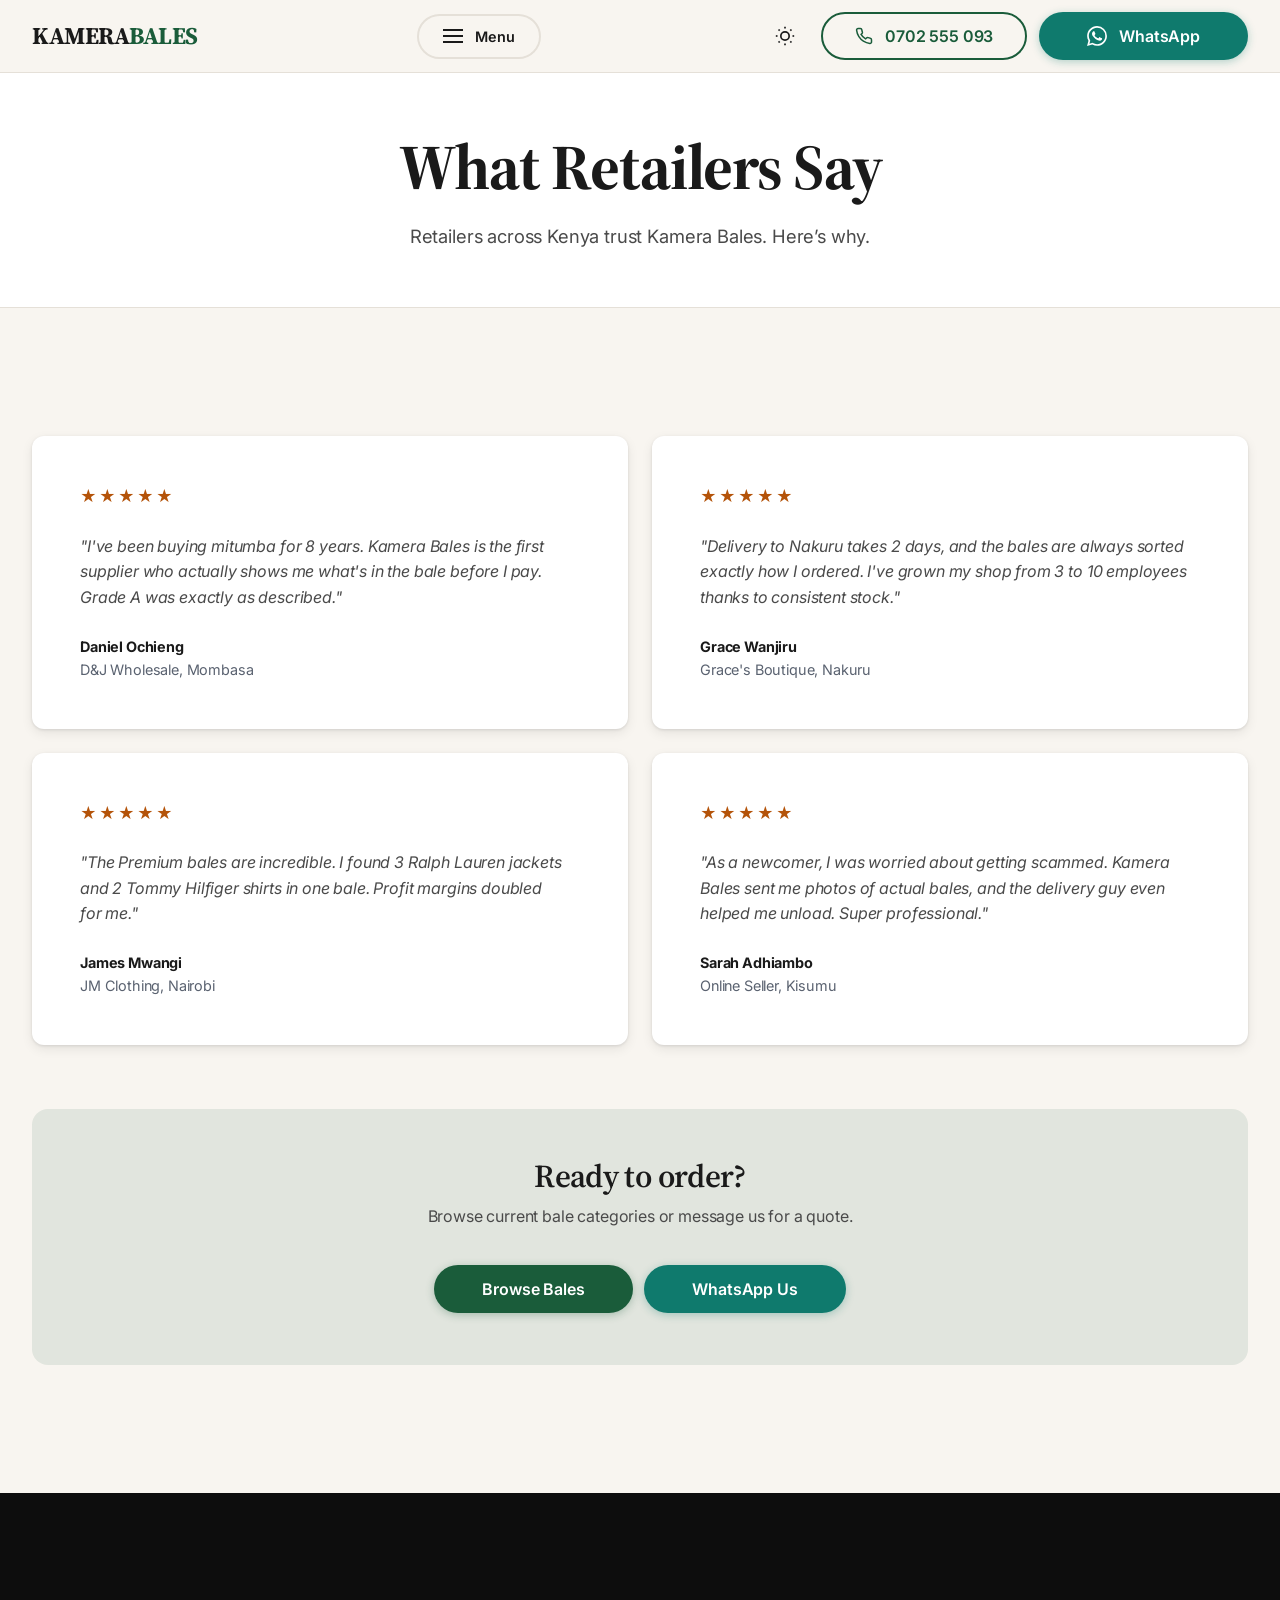
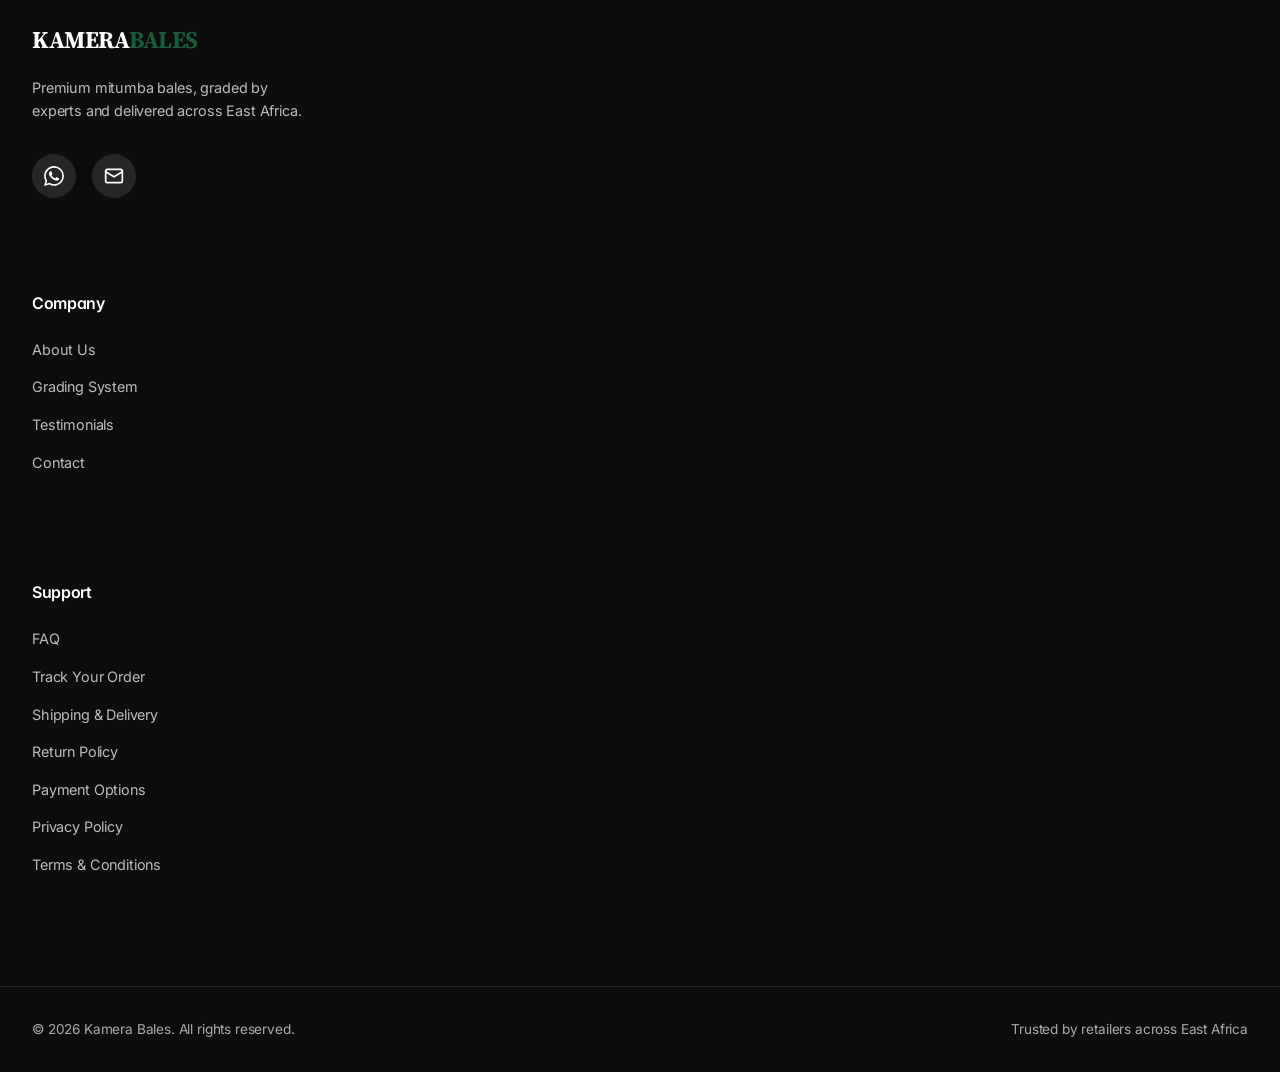
<file: testimonials.html>
<!DOCTYPE html>
<html lang="en">
<head>
    <meta charset="UTF-8">
    <meta name="viewport" content="width=device-width, initial-scale=1.0">
    <title>Testimonials — Kamera Bales | Trusted by Retailers</title>
    <meta name="description" content="Read what retailers across Kenya say about Kamera Bales' mitumba bale quality, grading, and delivery.">
    <meta name="theme-color" content="#1A5C3A">
    <meta name="theme-color" media="(prefers-color-scheme: dark)" content="#0D0D0D">
    <meta name="color-scheme" content="light dark">
    <link rel="icon" href="data:image/svg+xml,%3Csvg xmlns='http://www.w3.org/2000/svg' viewBox='0 0 64 64'%3E%3Crect width='64' height='64' rx='12' fill='%231A5C3A'/%3E%3Ctext x='32' y='42' font-family='Georgia,serif' font-size='28' font-weight='700' fill='white' text-anchor='middle'%3EKB%3C/text%3E%3C/svg%3E">
    <script>(function(){try{var s=localStorage.getItem('theme');var p=window.matchMedia('(prefers-color-scheme: dark)').matches;document.documentElement.setAttribute('data-theme',s||(p?'dark':'light'));}catch(e){}})();</script>
    <link rel="preconnect" href="https://fonts.googleapis.com">
    <link rel="preconnect" href="https://fonts.gstatic.com" crossorigin>
    <link href="https://fonts.googleapis.com/css2?family=Inter:wght@400;500;600;700&family=Source+Serif+4:opsz,wght@8..60,400;8..60,600;8..60,700&display=swap" rel="stylesheet">
    <link rel="stylesheet" href="styles.css">
    <link rel="canonical" href="https://www.kamerabales.co.ke/testimonials.html">
    <link rel="manifest" href="manifest.json">
    <meta name="apple-mobile-web-app-capable" content="yes">
    <meta name="apple-mobile-web-app-status-bar-style" content="default">
    <meta name="apple-mobile-web-app-title" content="Kamera Bales">
    <link rel="apple-touch-icon" href="assets/icons/icon-192x192.svg">
</head>
<body>
    <a class="skip-link" href="#main-content">Skip to main content</a>

    <header class="site-header" role="banner">
        <div class="container header-inner">
            <a href="/" class="logo" aria-label="Kamera Bales home"><span class="logo-text">KAMERA<span class="logo-accent">BALES</span></span></a>
            <button class="menu-toggle" aria-expanded="false" aria-controls="menu-overlay" aria-label="Open menu"><span class="menu-icon"></span><span class="menu-text">Menu</span></button>
            <div class="header-actions">
                <button class="theme-toggle" aria-label="Toggle dark mode" aria-pressed="false">
                    <svg class="icon-sun" width="20" height="20" viewBox="0 0 24 24" fill="none" stroke="currentColor" stroke-width="2" aria-hidden="true"><circle cx="12" cy="12" r="5"/><line x1="12" y1="1" x2="12" y2="3"/><line x1="12" y1="21" x2="12" y2="23"/><line x1="4.22" y1="4.22" x2="5.64" y2="5.64"/><line x1="18.36" y1="18.36" x2="19.78" y2="19.78"/><line x1="1" y1="12" x2="3" y2="12"/><line x1="21" y1="12" x2="23" y2="12"/><line x1="4.22" y1="19.78" x2="5.64" y2="18.36"/><line x1="18.36" y1="5.64" x2="19.78" y2="4.22"/></svg>
                    <svg class="icon-moon" width="20" height="20" viewBox="0 0 24 24" fill="none" stroke="currentColor" stroke-width="2" aria-hidden="true"><path d="M21 12.79A9 9 0 1 1 11.21 3 7 7 0 0 0 21 12.79z"/></svg>
                </button>
                <a href="tel:0702555093" class="btn btn-header-call header-phone" aria-label="Call 0702555093">
                    <svg width="18" height="18" viewBox="0 0 24 24" fill="none" stroke="currentColor" stroke-width="2" aria-hidden="true"><path d="M22 16.92v3a2 2 0 0 1-2.18 2 19.79 19.79 0 0 1-8.63-3.07 19.5 19.5 0 0 1-6-6 19.79 19.79 0 0 1-3.07-8.67A2 2 0 0 1 4.11 2h3a2 2 0 0 1 2 1.72c.127.96.361 1.903.7 2.81a2 2 0 0 1-.45 2.11L8.09 9.91a16 16 0 0 0 6 6l1.27-1.27a2 2 0 0 1 2.11-.45c.907.339 1.85.573 2.81.7A2 2 0 0 1 22 16.92z"/></svg>
                    <span class="header-phone-number">0702 555 093</span>
                </a>
                <a href="https://wa.me/254702555093" class="btn btn-whatsapp header-whatsapp" target="_blank" rel="noopener noreferrer" aria-label="Chat on WhatsApp">
                    <svg width="20" height="20" viewBox="0 0 24 24" fill="currentColor" aria-hidden="true"><path d="M17.472 14.382c-.297-.149-1.758-.867-2.03-.967-.273-.099-.471-.148-.67.15-.197.297-.767.966-.94 1.164-.173.199-.347.223-.644.075-.297-.15-1.255-.463-2.39-1.475-.883-.788-1.48-1.761-1.653-2.059-.173-.297-.018-.458.13-.606.134-.133.298-.347.446-.52.149-.174.198-.298.298-.497.099-.198.05-.371-.025-.52-.075-.149-.669-1.612-.916-2.207-.242-.579-.487-.5-.669-.51-.173-.008-.371-.01-.57-.01-.198 0-.52.074-.792.372-.272.297-1.04 1.016-1.04 2.479 0 1.462 1.065 2.875 1.213 3.074.149.198 2.096 3.2 5.077 4.487.709.306 1.262.489 1.694.625.712.227 1.36.195 1.871.118.571-.085 1.758-.719 2.006-1.413.248-.694.248-1.289.173-1.413-.074-.124-.272-.198-.57-.347m-5.421 7.403h-.004a9.87 9.87 0 0 1-5.031-1.378l-.361-.214-3.741.982.998-3.648-.235-.374a9.86 9.86 0 0 1-1.51-5.26c.001-5.45 4.436-9.884 9.888-9.884 2.64 0 5.122 1.03 6.988 2.898a9.825 9.825 0 0 1 2.893 6.994c-.003 5.45-4.437 9.884-9.885 9.884m8.413-18.297A11.815 11.815 0 0 0 12.05 0C5.495 0 .16 5.335.157 11.892c0 2.096.547 4.142 1.588 5.945L.057 24l6.305-1.654a11.882 11.882 0 0 0 5.683 1.448h.005c6.554 0 11.89-5.335 11.893-11.893a11.821 11.821 0 0 0-3.48-8.413Z"/></svg>
                    <span>WhatsApp</span>
                </a>
            </div>
        </div>
    </header>

    <div id="menu-overlay" class="menu-overlay" aria-hidden="true">
        <div class="container">
            <div class="menu-overlay-header"><span class="logo-text">KAMERA<span class="logo-accent">BALES</span></span><button class="menu-close" aria-label="Close menu">✕</button></div>
            <nav class="menu-overlay-nav" aria-label="Main menu">
                <ul>
                    <li><a href="index.html#bales" class="menu-link">Bales</a></li>
                    <li><a href="index.html#how-it-works" class="menu-link">How It Works</a></li>
                    <li><a href="index.html#why-us" class="menu-link">Why Us</a></li>
                    <li><a href="index.html#testimonials" class="menu-link">Testimonials</a></li>
                    <li><a href="index.html#pricing" class="menu-link">Pricing</a></li>
                    <li><a href="index.html#faq" class="menu-link">FAQ</a></li>
                    <li><a href="track.html" class="menu-link">Track Order</a></li>
                    <li><a href="about.html" class="menu-link">About Us</a></li>
                    <li><a href="contact.html" class="menu-link">Contact</a></li>
                </ul>
            </nav>
            <div class="menu-overlay-footer"><a href="tel:0702555093" class="btn btn-secondary">Call Us</a><a href="https://wa.me/254702555093" class="btn btn-whatsapp" target="_blank" rel="noopener">WhatsApp</a></div>
        </div>
    </div>

    <main id="main-content" role="main">
        <section class="page-hero">
            <div class="container container-sm">
                <h1>What Retailers Say</h1>
                <p class="page-intro">Retailers across Kenya trust Kamera Bales. Here’s why.</p>
            </div>
        </section>

        <section class="section" aria-label="Customer testimonials">
            <div class="container">
                <div class="testimonial-grid">
                    <figure class="testimonial-card">
                        <p class="stars" role="img" aria-label="5 out of 5 stars">★★★★★</p>
                        <blockquote><p>"I've been buying mitumba for 8 years. Kamera Bales is the first supplier who actually shows me what's in the bale before I pay. Grade A was exactly as described."</p></blockquote>
                        <figcaption><strong>Daniel Ochieng</strong><br>D&amp;J Wholesale, Mombasa</figcaption>
                    </figure>
                    <figure class="testimonial-card">
                        <p class="stars" role="img" aria-label="5 out of 5 stars">★★★★★</p>
                        <blockquote><p>"Delivery to Nakuru takes 2 days, and the bales are always sorted exactly how I ordered. I've grown my shop from 3 to 10 employees thanks to consistent stock."</p></blockquote>
                        <figcaption><strong>Grace Wanjiru</strong><br>Grace's Boutique, Nakuru</figcaption>
                    </figure>
                    <figure class="testimonial-card">
                        <p class="stars" role="img" aria-label="5 out of 5 stars">★★★★★</p>
                        <blockquote><p>"The Premium bales are incredible. I found 3 Ralph Lauren jackets and 2 Tommy Hilfiger shirts in one bale. Profit margins doubled for me."</p></blockquote>
                        <figcaption><strong>James Mwangi</strong><br>JM Clothing, Nairobi</figcaption>
                    </figure>
                    <figure class="testimonial-card">
                        <p class="stars" role="img" aria-label="5 out of 5 stars">★★★★★</p>
                        <blockquote><p>"As a newcomer, I was worried about getting scammed. Kamera Bales sent me photos of actual bales, and the delivery guy even helped me unload. Super professional."</p></blockquote>
                        <figcaption><strong>Sarah Adhiambo</strong><br>Online Seller, Kisumu</figcaption>
                    </figure>
                </div>

                <div class="closing-cta">
                    <h2>Ready to order?</h2>
                    <p>Browse current bale categories or message us for a quote.</p>
                    <a href="index.html#bales" class="btn btn-primary">Browse Bales</a>
                    <a href="https://wa.me/254702555093" class="btn btn-whatsapp" target="_blank" rel="noopener">WhatsApp Us</a>
                </div>
            </div>
        </section>
    </main>

    <footer class="site-footer" role="contentinfo">
        <div class="container footer-grid">
            <div class="footer-brand">
                <span class="logo-text">KAMERA<span class="logo-accent">BALES</span></span>
                <p>Premium mitumba bales, graded by experts and delivered across East Africa.</p>
                <div class="social-links">
                    <a href="https://wa.me/254702555093" aria-label="Chat on WhatsApp" target="_blank" rel="noopener"><svg width="20" height="20" viewBox="0 0 24 24" fill="currentColor" aria-hidden="true"><path d="M17.472 14.382c-.297-.149-1.758-.867-2.03-.967-.273-.099-.471-.148-.67.15-.197.297-.767.966-.94 1.164-.173.199-.347.223-.644.075-.297-.15-1.255-.463-2.39-1.475-.883-.788-1.48-1.761-1.653-2.059-.173-.297-.018-.458.13-.606.134-.133.298-.347.446-.52.149-.174.198-.298.298-.497.099-.198.05-.371-.025-.52-.075-.149-.669-1.612-.916-2.207-.242-.579-.487-.5-.669-.51-.173-.008-.371-.01-.57-.01-.198 0-.52.074-.792.372-.272.297-1.04 1.016-1.04 2.479 0 1.462 1.065 2.875 1.213 3.074.149.198 2.096 3.2 5.077 4.487.709.306 1.262.489 1.694.625.712.227 1.36.195 1.871.118.571-.085 1.758-.719 2.006-1.413.248-.694.248-1.289.173-1.413-.074-.124-.272-.198-.57-.347m-5.421 7.403h-.004a9.87 9.87 0 0 1-5.031-1.378l-.361-.214-3.741.982.998-3.648-.235-.374a9.86 9.86 0 0 1-1.51-5.26c.001-5.45 4.436-9.884 9.888-9.884 2.64 0 5.122 1.03 6.988 2.898a9.825 9.825 0 0 1 2.893 6.994c-.003 5.45-4.437 9.884-9.885 9.884m8.413-18.297A11.815 11.815 0 0 0 12.05 0C5.495 0 .16 5.335.157 11.892c0 2.096.547 4.142 1.588 5.945L.057 24l6.305-1.654a11.882 11.882 0 0 0 5.683 1.448h.005c6.554 0 11.89-5.335 11.893-11.893a11.821 11.821 0 0 0-3.48-8.413Z"/></svg></a>
                    <a href="mailto:info@kamerabales.co.ke" aria-label="Email us"><svg width="20" height="20" viewBox="0 0 24 24" fill="none" stroke="currentColor" stroke-width="2" aria-hidden="true"><rect x="2" y="4" width="20" height="16" rx="2"/><path d="m22 7-10 6L2 7"/></svg></a>
                </div>
            </div>
            <nav class="footer-col" aria-labelledby="footer-company-test"><h4 id="footer-company-test">Company</h4><ul><li><a href="about.html">About Us</a></li><li><a href="grading.html">Grading System</a></li><li><a href="testimonials.html">Testimonials</a></li><li><a href="contact.html">Contact</a></li></ul></nav>
            <nav class="footer-col" aria-labelledby="footer-support-test"><h4 id="footer-support-test">Support</h4><ul><li><a href="faq.html">FAQ</a></li><li><a href="track.html">Track Your Order</a></li><li><a href="shipping.html">Shipping & Delivery</a></li><li><a href="returns.html">Return Policy</a></li><li><a href="payment.html">Payment Options</a></li><li><a href="privacy.html">Privacy Policy</a></li><li><a href="terms.html">Terms & Conditions</a></li></ul></nav>
        </div>
        <div class="footer-bottom"><div class="container"><p>© 2026 Kamera Bales. All rights reserved.</p><p>Trusted by retailers across East Africa</p></div></div>
    </footer>

    <a href="https://wa.me/254702555093" class="floating-whatsapp" target="_blank" rel="noopener noreferrer" aria-label="Chat on WhatsApp (opens in new tab)"><svg width="28" height="28" viewBox="0 0 24 24" fill="currentColor" aria-hidden="true"><path d="M17.472 14.382c-.297-.149-1.758-.867-2.03-.967-.273-.099-.471-.148-.67.15-.197.297-.767.966-.94 1.164-.173.199-.347.223-.644.075-.297-.15-1.255-.463-2.39-1.475-.883-.788-1.48-1.761-1.653-2.059-.173-.297-.018-.458.13-.606.134-.133.298-.347.446-.52.149-.174.198-.298.298-.497.099-.198.05-.371-.025-.52-.075-.149-.669-1.612-.916-2.207-.242-.579-.487-.5-.669-.51-.173-.008-.371-.01-.57-.01-.198 0-.52.074-.792.372-.272.297-1.04 1.016-1.04 2.479 0 1.462 1.065 2.875 1.213 3.074.149.198 2.096 3.2 5.077 4.487.709.306 1.262.489 1.694.625.712.227 1.36.195 1.871.118.571-.085 1.758-.719 2.006-1.413.248-.694.248-1.289.173-1.413-.074-.124-.272-.198-.57-.347m-5.421 7.403h-.004a9.87 9.87 0 0 1-5.031-1.378l-.361-.214-3.741.982.998-3.648-.235-.374a9.86 9.86 0 0 1-1.51-5.26c.001-5.45 4.436-9.884 9.888-9.884 2.64 0 5.122 1.03 6.988 2.898a9.825 9.825 0 0 1 2.893 6.994c-.003 5.45-4.437 9.884-9.885 9.884m8.413-18.297A11.815 11.815 0 0 0 12.05 0C5.495 0 .16 5.335.157 11.892c0 2.096.547 4.142 1.588 5.945L.057 24l6.305-1.654a11.882 11.882 0 0 0 5.683 1.448h.005c6.554 0 11.89-5.335 11.893-11.893a11.821 11.821 0 0 0-3.48-8.413Z"/></svg></a>
    <button id="backToTop" class="back-to-top" aria-label="Back to top"><svg width="24" height="24" viewBox="0 0 24 24" fill="none" stroke="currentColor" stroke-width="2" aria-hidden="true"><polyline points="18 15 12 9 6 15"/></svg></button>

    <div class="mobile-action-bar" role="navigation" aria-label="Quick contact">
        <a href="tel:0702555093" class="mob-action-btn btn-call"><svg width="20" height="20" viewBox="0 0 24 24" fill="none" stroke="currentColor" stroke-width="2" aria-hidden="true"><path d="M22 16.92v3a2 2 0 0 1-2.18 2 19.79 19.79 0 0 1-8.63-3.07 19.5 19.5 0 0 1-6-6 19.79 19.79 0 0 1-3.07-8.67A2 2 0 0 1 4.11 2h3a2 2 0 0 1 2 1.72c.127.96.361 1.903.7 2.81a2 2 0 0 1-.45 2.11L8.09 9.91a16 16 0 0 0 6 6l1.27-1.27a2 2 0 0 1 2.11-.45c.907.339 1.85.573 2.81.7A2 2 0 0 1 22 16.92z"/></svg><span>Call</span></a>
        <a href="https://wa.me/254702555093" class="mob-action-btn btn-wa" target="_blank" rel="noopener"><svg width="20" height="20" viewBox="0 0 24 24" fill="currentColor" aria-hidden="true"><path d="M17.472 14.382c-.297-.149-1.758-.867-2.03-.967-.273-.099-.471-.148-.67.15-.197.297-.767.966-.94 1.164-.173.199-.347.223-.644.075-.297-.15-1.255-.463-2.39-1.475-.883-.788-1.48-1.761-1.653-2.059-.173-.297-.018-.458.13-.606.134-.133.298-.347.446-.52.149-.174.198-.298.298-.497.099-.198.05-.371-.025-.52-.075-.149-.669-1.612-.916-2.207-.242-.579-.487-.5-.669-.51-.173-.008-.371-.01-.57-.01-.198 0-.52.074-.792.372-.272.297-1.04 1.016-1.04 2.479 0 1.462 1.065 2.875 1.213 3.074.149.198 2.096 3.2 5.077 4.487.709.306 1.262.489 1.694.625.712.227 1.36.195 1.871.118.571-.085 1.758-.719 2.006-1.413.248-.694.248-1.289.173-1.413-.074-.124-.272-.198-.57-.347m-5.421 7.403h-.004a9.87 9.87 0 0 1-5.031-1.378l-.361-.214-3.741.982.998-3.648-.235-.374a9.86 9.86 0 0 1-1.51-5.26c.001-5.45 4.436-9.884 9.888-9.884 2.64 0 5.122 1.03 6.988 2.898a9.825 9.825 0 0 1 2.893 6.994c-.003 5.45-4.437 9.884-9.885 9.884m8.413-18.297A11.815 11.815 0 0 0 12.05 0C5.495 0 .16 5.335.157 11.892c0 2.096.547 4.142 1.588 5.945L.057 24l6.305-1.654a11.882 11.882 0 0 0 5.683 1.448h.005c6.554 0 11.89-5.335 11.893-11.893a11.821 11.821 0 0 0-3.48-8.413Z"/></svg><span>WhatsApp</span></a>
    </div>

    <script src="script.js" defer></script>
</body>
</html>
</file>
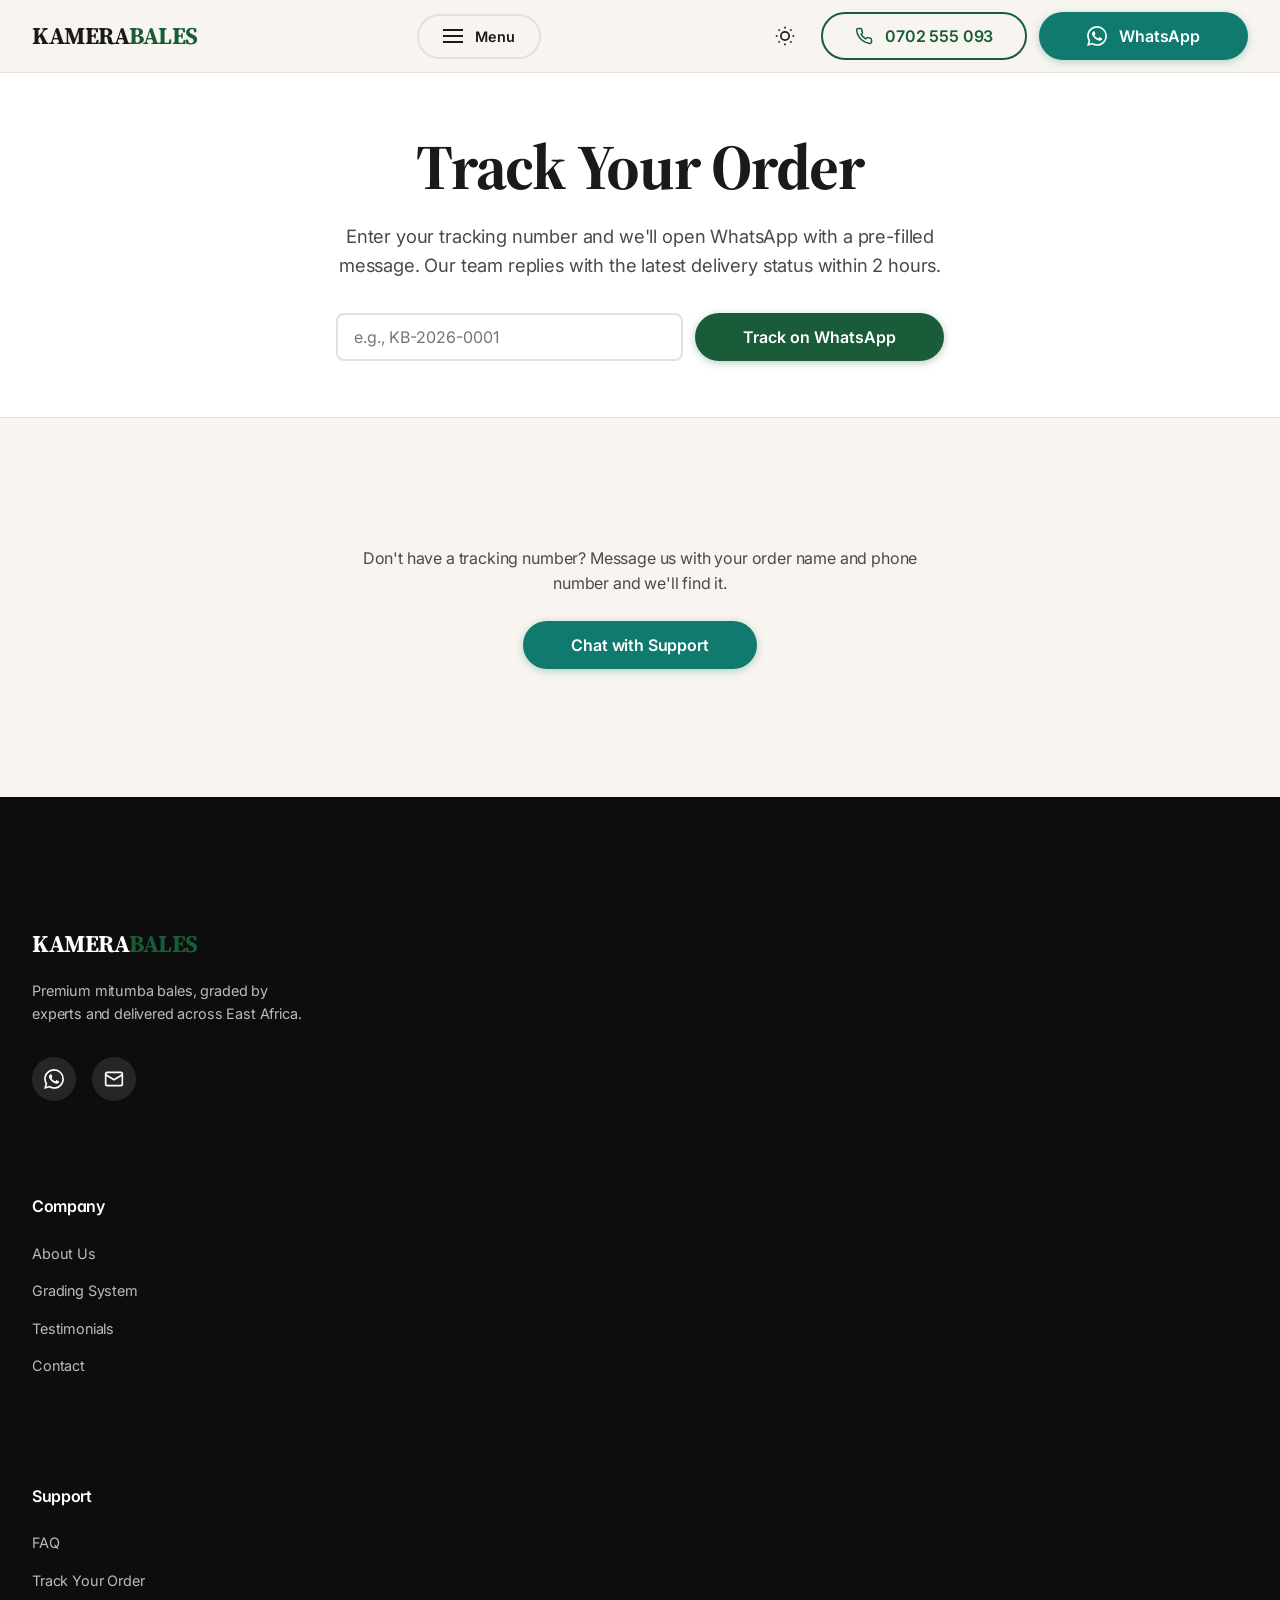
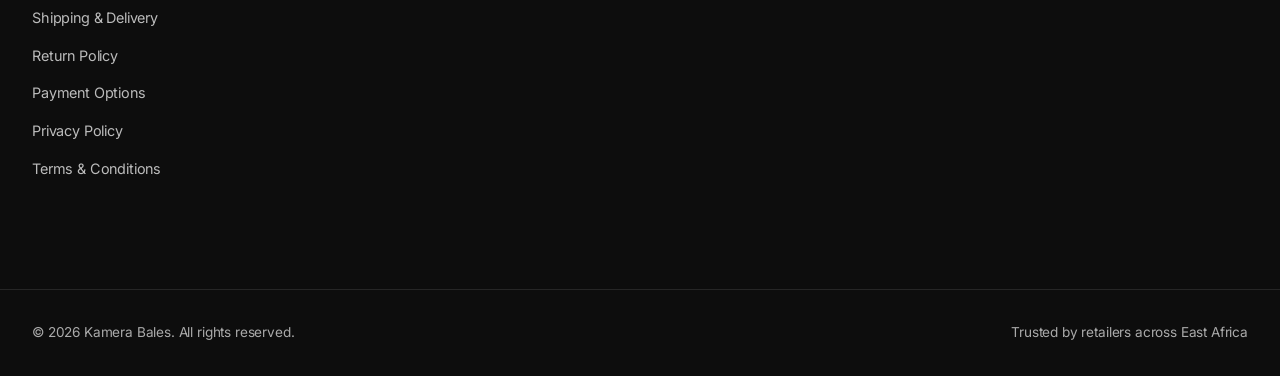
<file: track.html>
<!DOCTYPE html>
<html lang="en">
<head>
    <meta charset="UTF-8">
    <meta name="viewport" content="width=device-width, initial-scale=1.0">
    <title>Track Your Order — Kamera Bales</title>
    <meta name="description" content="Track your Kamera Bales order via WhatsApp. Enter your tracking number and our team replies with the latest delivery status.">
    <meta name="theme-color" content="#1A5C3A">
    <meta name="theme-color" media="(prefers-color-scheme: dark)" content="#0D0D0D">
    <meta name="color-scheme" content="light dark">
    <link rel="icon" href="data:image/svg+xml,%3Csvg xmlns='http://www.w3.org/2000/svg' viewBox='0 0 64 64'%3E%3Crect width='64' height='64' rx='12' fill='%231A5C3A'/%3E%3Ctext x='32' y='42' font-family='Georgia,serif' font-size='28' font-weight='700' fill='white' text-anchor='middle'%3EKB%3C/text%3E%3C/svg%3E">
    <script>
        (function () {
            try {
                var stored = localStorage.getItem('theme');
                var prefers = window.matchMedia('(prefers-color-scheme: dark)').matches;
                document.documentElement.setAttribute('data-theme', stored || (prefers ? 'dark' : 'light'));
            } catch (e) {}
        })();
    </script>
    <link rel="preconnect" href="https://fonts.googleapis.com">
    <link rel="preconnect" href="https://fonts.gstatic.com" crossorigin>
    <link href="https://fonts.googleapis.com/css2?family=Inter:wght@400;500;600;700&family=Source+Serif+4:opsz,wght@8..60,400;8..60,600;8..60,700&display=swap" rel="stylesheet">
    <link rel="stylesheet" href="styles.css">
    <link rel="canonical" href="https://www.kamerabales.co.ke/track.html">
    <link rel="manifest" href="manifest.json">
    <meta name="apple-mobile-web-app-capable" content="yes">
    <meta name="apple-mobile-web-app-status-bar-style" content="default">
    <meta name="apple-mobile-web-app-title" content="Kamera Bales">
    <link rel="apple-touch-icon" href="assets/icons/icon-192x192.svg">
</head>
<body>
    <a class="skip-link" href="#main-content">Skip to main content</a>

    <header class="site-header" role="banner">
        <div class="container header-inner">
            <a href="/" class="logo" aria-label="Kamera Bales home"><span class="logo-text">KAMERA<span class="logo-accent">BALES</span></span></a>
            <button class="menu-toggle" aria-expanded="false" aria-controls="menu-overlay" aria-label="Open menu"><span class="menu-icon"></span><span class="menu-text">Menu</span></button>
            <div class="header-actions">
                <button class="theme-toggle" aria-label="Toggle dark mode" aria-pressed="false">
                    <svg class="icon-sun" width="20" height="20" viewBox="0 0 24 24" fill="none" stroke="currentColor" stroke-width="2" aria-hidden="true"><circle cx="12" cy="12" r="5"/><line x1="12" y1="1" x2="12" y2="3"/><line x1="12" y1="21" x2="12" y2="23"/><line x1="4.22" y1="4.22" x2="5.64" y2="5.64"/><line x1="18.36" y1="18.36" x2="19.78" y2="19.78"/><line x1="1" y1="12" x2="3" y2="12"/><line x1="21" y1="12" x2="23" y2="12"/><line x1="4.22" y1="19.78" x2="5.64" y2="18.36"/><line x1="18.36" y1="5.64" x2="19.78" y2="4.22"/></svg>
                    <svg class="icon-moon" width="20" height="20" viewBox="0 0 24 24" fill="none" stroke="currentColor" stroke-width="2" aria-hidden="true"><path d="M21 12.79A9 9 0 1 1 11.21 3 7 7 0 0 0 21 12.79z"/></svg>
                </button>
                <a href="tel:0702555093" class="btn btn-header-call header-phone" aria-label="Call 0702555093">
                    <svg width="18" height="18" viewBox="0 0 24 24" fill="none" stroke="currentColor" stroke-width="2" aria-hidden="true"><path d="M22 16.92v3a2 2 0 0 1-2.18 2 19.79 19.79 0 0 1-8.63-3.07 19.5 19.5 0 0 1-6-6 19.79 19.79 0 0 1-3.07-8.67A2 2 0 0 1 4.11 2h3a2 2 0 0 1 2 1.72c.127.96.361 1.903.7 2.81a2 2 0 0 1-.45 2.11L8.09 9.91a16 16 0 0 0 6 6l1.27-1.27a2 2 0 0 1 2.11-.45c.907.339 1.85.573 2.81.7A2 2 0 0 1 22 16.92z"/></svg>
                    <span class="header-phone-number">0702 555 093</span>
                </a>
                <a href="https://wa.me/254702555093" class="btn btn-whatsapp header-whatsapp" target="_blank" rel="noopener noreferrer" aria-label="Chat on WhatsApp">
                    <svg width="20" height="20" viewBox="0 0 24 24" fill="currentColor" aria-hidden="true"><path d="M17.472 14.382c-.297-.149-1.758-.867-2.03-.967-.273-.099-.471-.148-.67.15-.197.297-.767.966-.94 1.164-.173.199-.347.223-.644.075-.297-.15-1.255-.463-2.39-1.475-.883-.788-1.48-1.761-1.653-2.059-.173-.297-.018-.458.13-.606.134-.133.298-.347.446-.52.149-.174.198-.298.298-.497.099-.198.05-.371-.025-.52-.075-.149-.669-1.612-.916-2.207-.242-.579-.487-.5-.669-.51-.173-.008-.371-.01-.57-.01-.198 0-.52.074-.792.372-.272.297-1.04 1.016-1.04 2.479 0 1.462 1.065 2.875 1.213 3.074.149.198 2.096 3.2 5.077 4.487.709.306 1.262.489 1.694.625.712.227 1.36.195 1.871.118.571-.085 1.758-.719 2.006-1.413.248-.694.248-1.289.173-1.413-.074-.124-.272-.198-.57-.347m-5.421 7.403h-.004a9.87 9.87 0 0 1-5.031-1.378l-.361-.214-3.741.982.998-3.648-.235-.374a9.86 9.86 0 0 1-1.51-5.26c.001-5.45 4.436-9.884 9.888-9.884 2.64 0 5.122 1.03 6.988 2.898a9.825 9.825 0 0 1 2.893 6.994c-.003 5.45-4.437 9.884-9.885 9.884m8.413-18.297A11.815 11.815 0 0 0 12.05 0C5.495 0 .16 5.335.157 11.892c0 2.096.547 4.142 1.588 5.945L.057 24l6.305-1.654a11.882 11.882 0 0 0 5.683 1.448h.005c6.554 0 11.89-5.335 11.893-11.893a11.821 11.821 0 0 0-3.48-8.413Z"/></svg>
                    <span>WhatsApp</span>
                </a>
            </div>
        </div>
    </header>

    <div id="menu-overlay" class="menu-overlay" aria-hidden="true">
        <div class="container">
            <div class="menu-overlay-header"><span class="logo-text">KAMERA<span class="logo-accent">BALES</span></span><button class="menu-close" aria-label="Close menu">✕</button></div>
            <nav class="menu-overlay-nav" aria-label="Main menu">
                <ul>
                    <li><a href="index.html#bales" class="menu-link">Bales</a></li>
                    <li><a href="index.html#how-it-works" class="menu-link">How It Works</a></li>
                    <li><a href="index.html#why-us" class="menu-link">Why Us</a></li>
                    <li><a href="index.html#testimonials" class="menu-link">Testimonials</a></li>
                    <li><a href="index.html#pricing" class="menu-link">Pricing</a></li>
                    <li><a href="index.html#faq" class="menu-link">FAQ</a></li>
                    <li><a href="track.html" class="menu-link" aria-current="page">Track Order</a></li>
                    <li><a href="about.html" class="menu-link">About Us</a></li>
                    <li><a href="contact.html" class="menu-link">Contact</a></li>
                </ul>
            </nav>
            <div class="menu-overlay-footer"><a href="tel:0702555093" class="btn btn-secondary">Call Us</a><a href="https://wa.me/254702555093" class="btn btn-whatsapp" target="_blank" rel="noopener">WhatsApp</a></div>
        </div>
    </div>

    <main id="main-content" role="main">
        <section class="page-hero">
            <div class="container container-sm">
                <h1>Track Your Order</h1>
                <p class="page-intro">Enter your tracking number and we'll open WhatsApp with a pre-filled message. Our team replies with the latest delivery status within 2 hours.</p>
                <form id="trackingForm" class="tracking-form" novalidate>
                    <label for="trackingNumber" class="sr-only">Tracking number</label>
                    <input type="text" id="trackingNumber" name="tracking" placeholder="e.g., KB-2026-0001" required autocomplete="off" inputmode="text">
                    <button type="submit" class="btn btn-primary">Track on WhatsApp</button>
                </form>
            </div>
        </section>

        <section id="trackingResult" class="section" aria-live="polite">
            <div class="container container-sm">
                <div class="tracking-help">
                    <p>Don't have a tracking number? Message us with your order name and phone number and we'll find it.</p>
                    <a href="https://wa.me/254702555093?text=Hi%20Kamera%20Bales%2C%20I%20need%20help%20finding%20my%20order" class="btn btn-whatsapp" target="_blank" rel="noopener">Chat with Support</a>
                </div>
            </div>
        </section>
    </main>

    <footer class="site-footer" role="contentinfo">
        <div class="container footer-grid">
            <div class="footer-brand">
                <span class="logo-text">KAMERA<span class="logo-accent">BALES</span></span>
                <p>Premium mitumba bales, graded by experts and delivered across East Africa.</p>
                <div class="social-links">
                    <a href="https://wa.me/254702555093" aria-label="Chat on WhatsApp" target="_blank" rel="noopener"><svg width="20" height="20" viewBox="0 0 24 24" fill="currentColor" aria-hidden="true"><path d="M17.472 14.382c-.297-.149-1.758-.867-2.03-.967-.273-.099-.471-.148-.67.15-.197.297-.767.966-.94 1.164-.173.199-.347.223-.644.075-.297-.15-1.255-.463-2.39-1.475-.883-.788-1.48-1.761-1.653-2.059-.173-.297-.018-.458.13-.606.134-.133.298-.347.446-.52.149-.174.198-.298.298-.497.099-.198.05-.371-.025-.52-.075-.149-.669-1.612-.916-2.207-.242-.579-.487-.5-.669-.51-.173-.008-.371-.01-.57-.01-.198 0-.52.074-.792.372-.272.297-1.04 1.016-1.04 2.479 0 1.462 1.065 2.875 1.213 3.074.149.198 2.096 3.2 5.077 4.487.709.306 1.262.489 1.694.625.712.227 1.36.195 1.871.118.571-.085 1.758-.719 2.006-1.413.248-.694.248-1.289.173-1.413-.074-.124-.272-.198-.57-.347m-5.421 7.403h-.004a9.87 9.87 0 0 1-5.031-1.378l-.361-.214-3.741.982.998-3.648-.235-.374a9.86 9.86 0 0 1-1.51-5.26c.001-5.45 4.436-9.884 9.888-9.884 2.64 0 5.122 1.03 6.988 2.898a9.825 9.825 0 0 1 2.893 6.994c-.003 5.45-4.437 9.884-9.885 9.884m8.413-18.297A11.815 11.815 0 0 0 12.05 0C5.495 0 .16 5.335.157 11.892c0 2.096.547 4.142 1.588 5.945L.057 24l6.305-1.654a11.882 11.882 0 0 0 5.683 1.448h.005c6.554 0 11.89-5.335 11.893-11.893a11.821 11.821 0 0 0-3.48-8.413Z"/></svg></a>
                    <a href="mailto:info@kamerabales.co.ke" aria-label="Email us"><svg width="20" height="20" viewBox="0 0 24 24" fill="none" stroke="currentColor" stroke-width="2" aria-hidden="true"><rect x="2" y="4" width="20" height="16" rx="2"/><path d="m22 7-10 6L2 7"/></svg></a>
                </div>
            </div>
            <nav class="footer-col" aria-labelledby="footer-company-track"><h4 id="footer-company-track">Company</h4><ul><li><a href="about.html">About Us</a></li><li><a href="grading.html">Grading System</a></li><li><a href="testimonials.html">Testimonials</a></li><li><a href="contact.html">Contact</a></li></ul></nav>
            <nav class="footer-col" aria-labelledby="footer-support-track"><h4 id="footer-support-track">Support</h4><ul><li><a href="faq.html">FAQ</a></li><li><a href="track.html">Track Your Order</a></li><li><a href="shipping.html">Shipping & Delivery</a></li><li><a href="returns.html">Return Policy</a></li><li><a href="payment.html">Payment Options</a></li><li><a href="privacy.html">Privacy Policy</a></li><li><a href="terms.html">Terms & Conditions</a></li></ul></nav>
        </div>
        <div class="footer-bottom"><div class="container"><p>© 2026 Kamera Bales. All rights reserved.</p><p>Trusted by retailers across East Africa</p></div></div>
    </footer>

    <a href="https://wa.me/254702555093" class="floating-whatsapp" target="_blank" rel="noopener noreferrer" aria-label="Chat on WhatsApp (opens in new tab)">
        <svg width="28" height="28" viewBox="0 0 24 24" fill="currentColor" aria-hidden="true"><path d="M17.472 14.382c-.297-.149-1.758-.867-2.03-.967-.273-.099-.471-.148-.67.15-.197.297-.767.966-.94 1.164-.173.199-.347.223-.644.075-.297-.15-1.255-.463-2.39-1.475-.883-.788-1.48-1.761-1.653-2.059-.173-.297-.018-.458.13-.606.134-.133.298-.347.446-.52.149-.174.198-.298.298-.497.099-.198.05-.371-.025-.52-.075-.149-.669-1.612-.916-2.207-.242-.579-.487-.5-.669-.51-.173-.008-.371-.01-.57-.01-.198 0-.52.074-.792.372-.272.297-1.04 1.016-1.04 2.479 0 1.462 1.065 2.875 1.213 3.074.149.198 2.096 3.2 5.077 4.487.709.306 1.262.489 1.694.625.712.227 1.36.195 1.871.118.571-.085 1.758-.719 2.006-1.413.248-.694.248-1.289.173-1.413-.074-.124-.272-.198-.57-.347m-5.421 7.403h-.004a9.87 9.87 0 0 1-5.031-1.378l-.361-.214-3.741.982.998-3.648-.235-.374a9.86 9.86 0 0 1-1.51-5.26c.001-5.45 4.436-9.884 9.888-9.884 2.64 0 5.122 1.03 6.988 2.898a9.825 9.825 0 0 1 2.893 6.994c-.003 5.45-4.437 9.884-9.885 9.884m8.413-18.297A11.815 11.815 0 0 0 12.05 0C5.495 0 .16 5.335.157 11.892c0 2.096.547 4.142 1.588 5.945L.057 24l6.305-1.654a11.882 11.882 0 0 0 5.683 1.448h.005c6.554 0 11.89-5.335 11.893-11.893a11.821 11.821 0 0 0-3.48-8.413Z"/></svg>
    </a>
    <button id="backToTop" class="back-to-top" aria-label="Back to top"><svg width="24" height="24" viewBox="0 0 24 24" fill="none" stroke="currentColor" stroke-width="2" aria-hidden="true"><polyline points="18 15 12 9 6 15"/></svg></button>

    <div class="mobile-action-bar" role="navigation" aria-label="Quick contact">
        <a href="tel:0702555093" class="mob-action-btn btn-call"><svg width="20" height="20" viewBox="0 0 24 24" fill="none" stroke="currentColor" stroke-width="2" aria-hidden="true"><path d="M22 16.92v3a2 2 0 0 1-2.18 2 19.79 19.79 0 0 1-8.63-3.07 19.5 19.5 0 0 1-6-6 19.79 19.79 0 0 1-3.07-8.67A2 2 0 0 1 4.11 2h3a2 2 0 0 1 2 1.72c.127.96.361 1.903.7 2.81a2 2 0 0 1-.45 2.11L8.09 9.91a16 16 0 0 0 6 6l1.27-1.27a2 2 0 0 1 2.11-.45c.907.339 1.85.573 2.81.7A2 2 0 0 1 22 16.92z"/></svg><span>Call</span></a>
        <a href="https://wa.me/254702555093" class="mob-action-btn btn-wa" target="_blank" rel="noopener"><svg width="20" height="20" viewBox="0 0 24 24" fill="currentColor" aria-hidden="true"><path d="M17.472 14.382c-.297-.149-1.758-.867-2.03-.967-.273-.099-.471-.148-.67.15-.197.297-.767.966-.94 1.164-.173.199-.347.223-.644.075-.297-.15-1.255-.463-2.39-1.475-.883-.788-1.48-1.761-1.653-2.059-.173-.297-.018-.458.13-.606.134-.133.298-.347.446-.52.149-.174.198-.298.298-.497.099-.198.05-.371-.025-.52-.075-.149-.669-1.612-.916-2.207-.242-.579-.487-.5-.669-.51-.173-.008-.371-.01-.57-.01-.198 0-.52.074-.792.372-.272.297-1.04 1.016-1.04 2.479 0 1.462 1.065 2.875 1.213 3.074.149.198 2.096 3.2 5.077 4.487.709.306 1.262.489 1.694.625.712.227 1.36.195 1.871.118.571-.085 1.758-.719 2.006-1.413.248-.694.248-1.289.173-1.413-.074-.124-.272-.198-.57-.347m-5.421 7.403h-.004a9.87 9.87 0 0 1-5.031-1.378l-.361-.214-3.741.982.998-3.648-.235-.374a9.86 9.86 0 0 1-1.51-5.26c.001-5.45 4.436-9.884 9.888-9.884 2.64 0 5.122 1.03 6.988 2.898a9.825 9.825 0 0 1 2.893 6.994c-.003 5.45-4.437 9.884-9.885 9.884m8.413-18.297A11.815 11.815 0 0 0 12.05 0C5.495 0 .16 5.335.157 11.892c0 2.096.547 4.142 1.588 5.945L.057 24l6.305-1.654a11.882 11.882 0 0 0 5.683 1.448h.005c6.554 0 11.89-5.335 11.893-11.893a11.821 11.821 0 0 0-3.48-8.413Z"/></svg><span>WhatsApp</span></a>
    </div>

    <script src="script.js" defer></script>
    <script>
        document.addEventListener('DOMContentLoaded', () => {
            const form = document.getElementById('trackingForm');
            const input = document.getElementById('trackingNumber');
            const result = document.querySelector('#trackingResult .container');
            if (!form || !result) return;

            form.addEventListener('submit', (e) => {
                e.preventDefault();
                const num = (input.value || '').trim().toUpperCase();
                if (!num) {
                    result.innerHTML = '<div class="tracking-card"><h2>Enter a tracking number</h2><p>Please enter the tracking number from your order confirmation.</p></div>';
                    input.focus();
                    return;
                }
                const waUrl = `https://wa.me/254702555093?text=${encodeURIComponent(`Hi Kamera Bales, I'd like to track order ${num}`)}`;
                window.open(waUrl, '_blank', 'noopener,noreferrer');
                result.innerHTML = `
                    <div class="tracking-card">
                        <h2>Request sent to WhatsApp</h2>
                        <p>We've opened WhatsApp with your tracking number <strong>${num.replace(/[<>&"]/g, '')}</strong>. Send the message and our team will reply with the latest status within 2 hours.</p>
                        <a class="btn btn-whatsapp btn-sm" href="${waUrl}" target="_blank" rel="noopener">Re-open WhatsApp</a>
                    </div>`;
                if (typeof gtag === 'function') gtag('event', 'track_order', { tracking_number: num });
            });
        });
    </script>
</body>
</html>
</file>
<file: styles.css>
/* ============================================
   KAMERA BALES — styles.css (Production v5)
   Mobile-first fixes + accessibility + responsive
   ============================================ */

:root {
    color-scheme: light;
    --color-primary: #1A5C3A;
    --color-primary-hover: #144A2E;
    --color-primary-light: rgba(26, 92, 58, 0.1);
    --color-secondary: #B45309;
    --color-secondary-light: rgba(180, 83, 9, 0.12);
    --color-background: #F8F5F0;
    --color-surface: #FFFFFF;
    --color-text-primary: #1A1A1A;
    --color-text-secondary: #4A4A4A;
    --color-text-tertiary: #5A6270; /* darkened for AA contrast */
    --color-border: #E5E0D8;
    --color-success: #15803D;
    --color-error: #DC2626;
    --color-whatsapp: #0F7A6D;
    --color-whatsapp-hover: #0A5F55;
    --color-white: #FFFFFF;
    --color-dark-bg: #0D0D0D;
    --header-offset: 88px;

    --font-body: 'Inter', -apple-system, BlinkMacSystemFont, 'Segoe UI', sans-serif;
    --font-heading: 'Source Serif 4', Georgia, 'Times New Roman', serif;

    --space-4xs: 4px;
    --space-3xs: 8px;
    --space-2xs: 12px;
    --space-xs: 16px;
    --space-sm: 24px;
    --space-md: 32px;
    --space-lg: 48px;
    --space-xl: 64px;
    --space-2xl: 96px;
    --space-3xl: 128px;
    --space-4xl: 192px;

    --grid-gap: 24px;

    --container-xs: min(100% - 2rem, 480px);
    --container-sm: min(100% - 2rem, 640px);
    --container-md: min(100% - 2rem, 768px);
    --container-lg: min(100% - 2rem, 1024px);
    --container-xl: min(100% - 2rem, 1280px);
    --container-cinema: min(100% - 4rem, 1600px);

    --radius-sm: 8px;
    --radius-md: 12px;
    --radius-lg: 16px;
    --radius-full: 999px;

    --shadow-sm: 0 1px 3px rgba(0, 0, 0, 0.08);
    --shadow-md: 0 4px 12px rgba(0, 0, 0, 0.08), 0 1px 3px rgba(0, 0, 0, 0.1);
    --shadow-lg: 0 8px 24px rgba(0, 0, 0, 0.12), 0 2px 6px rgba(0, 0, 0, 0.08);
    --shadow-primary: 0 2px 8px rgba(26, 92, 58, 0.3);

    --transition-fast: 0.2s ease-in-out;
    --transition-medium: 0.35s ease-in-out;
}

[data-theme="dark"] {
    color-scheme: dark;
    --color-background: #0D0D0D;
    --color-surface: #1A1A1A;
    --color-text-primary: #F5F5F5;
    --color-text-secondary: #B8B8B8;
    --color-text-tertiary: #9A9A9A;
    --color-border: #333333;
    --color-primary-light: rgba(76, 175, 80, 0.2);
    --color-primary: #4CAF50;
    --color-primary-hover: #66BB6A;
    --color-secondary: #FFB74D;
    --color-error: #F87171;
}

[data-theme="dark"] .btn-primary,
[data-theme="dark"] .btn-primary:hover,
[data-theme="dark"] .step-number,
[data-theme="dark"] .bale-tag,
[data-theme="dark"] .bale-tag.premium,
[data-theme="dark"] .featured-label,
[data-theme="dark"] .popular-badge,
[data-theme="dark"] .status-badge {
    color: #0D0D0D;
}

*, *::before, *::after { box-sizing: border-box; margin: 0; padding: 0; }

html {
    scroll-behavior: smooth;
    -webkit-text-size-adjust: 100%;
    font-size: 16px;
    overflow-x: hidden;
}

body {
    font-family: var(--font-body);
    font-size: 1rem;
    line-height: 1.6;
    letter-spacing: -0.01em;
    color: var(--color-text-primary);
    background-color: var(--color-background);
    -webkit-font-smoothing: antialiased;
    -moz-osx-font-smoothing: grayscale;
    text-rendering: auto;
    overflow-x: hidden;
    transition: background-color 0.3s ease, color 0.3s ease;
}

@media (min-width: 1600px) { html { font-size: 18px; } }

@media (prefers-reduced-motion: reduce) {
    html { scroll-behavior: auto; }
    *, *::before, *::after {
        animation-duration: 0.01ms !important;
        animation-iteration-count: 1 !important;
        transition-duration: 0.01ms !important;
    }
}

img { max-width: 100%; height: auto; display: block; }

a { color: var(--color-primary); text-decoration: none; transition: color var(--transition-fast); }
a:hover { color: var(--color-primary-hover); }

ul, ol { list-style: none; }

button { font-family: var(--font-body); cursor: pointer; border: none; background: none; font-size: inherit; }
input, textarea, select { font-family: var(--font-body); font-size: 1rem; }

h1, h2, h3, h4 {
    font-family: var(--font-heading);
    font-weight: 600;
    line-height: 1.2;
    letter-spacing: -0.02em;
    color: var(--color-text-primary);
    text-wrap: balance;
    font-feature-settings: "ss01", "cv11";
    transition: color 0.3s ease;
}
h1 { font-size: clamp(2rem, 5vw, 4rem); font-weight: 700; }
h2 { font-size: clamp(1.75rem, 3.5vw, 3rem); }
h3 { font-size: clamp(1.25rem, 2vw, 1.5rem); }
h4 { font-size: 1.125rem; }

p { text-wrap: pretty; max-width: 65ch; transition: color 0.3s ease; }

p, h1, h2, h3, h4, li, a, span { overflow-wrap: break-word; word-wrap: break-word; }

a, button, input, select, textarea, .bale-card { touch-action: manipulation; }

section[id] { scroll-margin-top: var(--header-offset); }

/* ---------- LAYOUT ---------- */
.container {
    width: var(--container-xl);
    margin-inline: auto;
    padding-inline: var(--space-xs);
}
.container-xs { width: var(--container-xs); margin-inline: auto; padding-inline: var(--space-xs); }
.container-sm { width: var(--container-sm); margin-inline: auto; padding-inline: var(--space-xs); }
.container-md { width: var(--container-md); margin-inline: auto; padding-inline: var(--space-xs); }

@media (min-width: 1600px) {
    .container { width: var(--container-cinema); padding-inline: var(--space-lg); }
}

.section { padding-block: var(--space-3xl); }
.section-title { text-align: center; margin-bottom: var(--space-2xl); }
.section-subtitle {
    text-align: center;
    color: var(--color-text-secondary);
    max-width: 600px;
    margin: -1rem auto 2rem;
    font-size: 1.05rem;
}

.sr-only {
    position: absolute; width: 1px; height: 1px; padding: 0; margin: -1px;
    overflow: hidden; clip: rect(0,0,0,0); border: 0;
}

/* ---------- PAGE HERO (inner pages) ---------- */
.page-hero {
    background: var(--color-surface);
    border-bottom: 1px solid var(--color-border);
    padding-block: clamp(2rem, 5vw, 3.5rem);
    text-align: center;
}
.page-hero h1 { margin-bottom: 1rem; }
.page-intro {
    color: var(--color-text-secondary);
    font-size: clamp(1rem, 2.5vw, 1.15rem);
    max-width: 60ch;
    margin-inline: auto;
}

/* ---------- CONTENT TYPOGRAPHY (long-form pages) ---------- */
.section .container-sm > p + p,
.section .container-md > p + p { margin-top: 1rem; }

.section .container-sm > h2,
.section .container-md > h2 { margin-top: 2.5rem; margin-bottom: 0.75rem; }
.section .container-sm > h2:first-child,
.section .container-md > h2:first-child { margin-top: 0; }

.section .container-sm > h3,
.section .container-md > h3 { margin-top: 1.5rem; margin-bottom: 0.5rem; }

.section .container-sm > ul:not(.steps-list):not(.values-list),
.section .container-md > ul:not(.steps-list):not(.values-list) {
    margin-top: 0.75rem;
    padding-left: 1.5rem;
    list-style: disc;
}
.section .container-sm > ol:not(.steps-list),
.section .container-md > ol:not(.steps-list) {
    margin-top: 0.75rem;
    padding-left: 1.5rem;
    list-style: decimal;
}
.section .container-sm > ul > li,
.section .container-md > ul > li,
.section .container-sm > ol > li,
.section .container-md > ol > li { margin-top: 0.35rem; }

.values-list { display: grid; gap: 0.75rem; margin-top: 1rem; padding-left: 0 !important; list-style: none !important; }
.values-list li { position: relative; padding-left: 1.5rem; }
.values-list li::before { content: '✓'; position: absolute; left: 0; color: var(--color-primary); font-weight: 700; }

/* ---------- CLOSING CTA (inner pages) ---------- */
.closing-cta {
    background: var(--color-primary-light);
    border-radius: var(--radius-lg);
    padding: var(--space-lg);
    text-align: center;
    margin-top: var(--space-xl);
}
.closing-cta h2 { font-size: clamp(1.5rem, 3vw, 2rem); margin-bottom: 0.5rem; }
.closing-cta p { color: var(--color-text-secondary); margin-inline: auto; margin-bottom: var(--space-md); max-width: 55ch; }
.closing-cta .btn { margin: 0.25rem; }

/* ---------- INFO CARD (payment/shipping) ---------- */
.info-card {
    background: var(--color-surface);
    border-radius: var(--radius-md);
    padding: var(--space-lg);
    box-shadow: var(--shadow-md);
    text-align: center;
}
.info-card h3 { margin-bottom: 0.5rem; }
.info-card p { color: var(--color-text-secondary); margin-top: 0.35rem; max-width: none; }
.info-card p:first-of-type { color: var(--color-text-primary); font-weight: 600; }

/* ---------- TESTIMONIAL CARDS ---------- */
.testimonial-grid { display: grid; grid-template-columns: repeat(2, 1fr); gap: var(--grid-gap); }
@media (max-width: 768px) { .testimonial-grid { grid-template-columns: 1fr; } }
.testimonial-card {
    background: var(--color-surface);
    border-radius: var(--radius-md);
    padding: var(--space-lg);
    box-shadow: var(--shadow-md);
    display: flex;
    flex-direction: column;
    gap: var(--space-sm);
}
.testimonial-card .stars { color: #B45309; letter-spacing: 2px; }
.testimonial-card blockquote p { font-style: italic; color: var(--color-text-secondary); max-width: none; }
.testimonial-card figcaption { font-size: 0.9rem; color: var(--color-text-tertiary); }
.testimonial-card figcaption strong { color: var(--color-text-primary); }

/* ---------- UTILITIES ---------- */
.text-center { text-align: center; }
.text-left { text-align: left; }
.text-right { text-align: right; }
.bg-surface { background: var(--color-surface); }
.bg-background { background: var(--color-background); }
.mt-1 { margin-top: 1rem; }
.mt-2 { margin-top: 2rem; }
.mt-3 { margin-top: 3rem; }
.mb-1 { margin-bottom: 1rem; }
.mb-2 { margin-bottom: 2rem; }
.mb-3 { margin-bottom: 3rem; }
.card-center { text-align: center; padding: 2rem; }

.grid-2 { display: grid; grid-template-columns: repeat(2, 1fr); gap: var(--grid-gap); }
.grid-3 { display: grid; grid-template-columns: repeat(3, 1fr); gap: var(--grid-gap); }
.grid-4 { display: grid; grid-template-columns: repeat(4, 1fr); gap: var(--grid-gap); }
@media (max-width: 768px) { .grid-2, .grid-3, .grid-4 { grid-template-columns: 1fr; } }

/* ---------- ACCESSIBILITY ---------- */
.skip-link {
    position: absolute; top: -100%; left: var(--space-xs); z-index: 9999;
    background: var(--color-primary); color: #fff; padding: var(--space-2xs) var(--space-sm);
    border-radius: var(--radius-sm); font-weight: 600; transition: top 0.2s;
}
.skip-link:focus { top: var(--space-xs); }
:focus-visible { outline: 3px solid var(--color-secondary); outline-offset: 2px; }
.bale-card:focus-visible, .pricing-card:focus-visible,
.bale-card a:focus-visible, .pricing-card a:focus-visible,
.info-card:focus-visible, .testimonial-card:focus-visible {
    outline: 3px solid var(--color-secondary); outline-offset: 2px;
}

/* ---------- BUTTONS ---------- */
.btn {
    display: inline-flex; align-items: center; justify-content: center; gap: var(--space-2xs);
    padding: var(--space-2xs) var(--space-lg); border-radius: var(--radius-full);
    font-weight: 600; font-size: 1rem; min-height: 48px; cursor: pointer;
    transition: all var(--transition-fast); text-decoration: none; line-height: 1;
    border: none; white-space: nowrap;
}
.btn-primary { background: var(--color-primary); color: #fff; box-shadow: var(--shadow-primary); }
.btn-secondary { background: transparent; color: var(--color-primary); border: 2px solid var(--color-primary); }
.btn-whatsapp { background: var(--color-whatsapp); color: #fff; box-shadow: 0 2px 8px rgba(15,122,109,.3); }
.btn-outline-light { background: transparent; color: #fff; border: 2px solid rgba(255,255,255,0.8); }
.btn-outline-primary { background: transparent; color: var(--color-primary); border: 2px solid var(--color-primary); }
.btn-sm { padding: var(--space-2xs) var(--space-md); font-size: 0.875rem; min-height: 40px; }
.btn-lg { padding: var(--space-md) var(--space-2xl); font-size: 1.125rem; min-height: 56px; }
.btn:active { transform: scale(0.96); }

@media (hover: hover) and (pointer: fine) {
    .btn-primary:hover { background: var(--color-primary-hover); transform: translateY(-2px); box-shadow: 0 4px 16px rgba(26,92,58,.4); color: #fff; }
    .btn-secondary:hover { background: var(--color-primary-light); transform: translateY(-2px); color: var(--color-primary); }
    .btn-whatsapp:hover { background: var(--color-whatsapp-hover); transform: translateY(-2px); box-shadow: 0 4px 16px rgba(15,122,109,.45); color: #fff; }
    .btn-outline-light:hover { background: rgba(255,255,255,0.1); border-color: #fff; color: #fff; transform: translateY(-2px); }
    .btn-outline-primary:hover { background: var(--color-primary-light); color: var(--color-primary); transform: translateY(-2px); }
}

/* ---------- BUTTON LOADING ---------- */
.btn-loading { pointer-events: none; opacity: 0.7; position: relative; }
.btn-loading::after {
    content: ''; position: absolute; width: 20px; height: 20px; top: 50%; left: 50%;
    margin-top: -10px; margin-left: -10px; border: 2px solid rgba(255,255,255,0.3);
    border-top-color: #fff; border-radius: 50%; animation: spin 0.8s linear infinite;
}
@keyframes spin { to { transform: rotate(360deg); } }
.btn-secondary.btn-loading::after, .btn-outline-light.btn-loading::after,
.btn-outline-primary.btn-loading::after { border-color: rgba(0,0,0,0.2); border-top-color: var(--color-text-primary); }
.btn-whatsapp.btn-loading::after { border-color: rgba(255,255,255,0.3); border-top-color: #fff; }

/* ---------- HEADER ---------- */
.site-header {
    position: sticky; top: 0; z-index: 1000;
    background: rgba(248,245,240,0.92);
    backdrop-filter: blur(8px); -webkit-backdrop-filter: blur(8px);
    border-bottom: 1px solid var(--color-border);
    transition: background var(--transition-medium), box-shadow var(--transition-medium), border-color 0.3s ease;
}
[data-theme="dark"] .site-header { background: rgba(13,13,13,0.92); }
.site-header.scrolled { background: var(--color-background); box-shadow: var(--shadow-sm); }

.header-inner {
    display: flex; align-items: center; justify-content: space-between;
    gap: var(--space-md); min-height: 72px;
}
.logo-text {
    font-family: var(--font-heading); font-size: 1.5rem; font-weight: 700;
    letter-spacing: -0.02em; color: var(--color-text-primary); white-space: nowrap;
    transition: color 0.3s ease;
}
[data-theme="dark"] .logo-text { color: #FFFFFF; }
.logo-accent { color: var(--color-primary); }
.header-actions { display: flex; align-items: center; gap: var(--space-2xs); }

.menu-toggle {
    display: inline-flex; align-items: center; gap: var(--space-2xs);
    padding: var(--space-2xs) var(--space-sm); border-radius: var(--radius-full);
    border: 2px solid var(--color-border); background: transparent;
    color: var(--color-text-primary); font-weight: 600; transition: all var(--transition-fast);
}
.menu-icon { width: 20px; height: 2px; background: currentColor; position: relative; display: inline-block; }
.menu-icon::before, .menu-icon::after {
    content: ''; position: absolute; left: 0; width: 20px; height: 2px;
    background: currentColor; transition: transform var(--transition-fast);
}
.menu-icon::before { top: -6px; }
.menu-icon::after { top: 6px; }
.menu-toggle[aria-expanded="true"] .menu-icon { transform: rotate(45deg); }
.menu-toggle[aria-expanded="true"] .menu-icon::before { transform: rotate(-90deg); top: 0; }
.menu-toggle[aria-expanded="true"] .menu-icon::after { transform: rotate(90deg); top: 0; }
.menu-text { font-size: 0.9rem; }

@media (hover: hover) and (pointer: fine) {
    .menu-toggle:hover { border-color: var(--color-primary); color: var(--color-primary); }
}

/* Menu Overlay — scrollable */
.menu-overlay {
    position: fixed; inset: 0; background: var(--color-background); z-index: 2000;
    opacity: 0; visibility: hidden; transition: opacity 0.3s ease, visibility 0.3s ease;
}
.menu-overlay.open { opacity: 1; visibility: visible; }
.menu-overlay .container {
    height: 100%; display: flex; flex-direction: column;
    padding-top: var(--space-md); padding-bottom: var(--space-md);
    overflow-y: auto; -webkit-overflow-scrolling: touch;
}
.menu-overlay-header { display: flex; align-items: center; justify-content: space-between; margin-bottom: var(--space-lg); flex-shrink: 0; }
.menu-close {
    width: 48px; height: 48px; border-radius: 50%; background: var(--color-primary-light);
    color: var(--color-text-primary); font-size: 1.5rem; display: flex; align-items: center;
    justify-content: center; cursor: pointer; border: none; transition: background var(--transition-fast);
}
.menu-close:hover { background: var(--color-primary); color: #fff; }
.menu-overlay-nav ul { display: flex; flex-direction: column; gap: var(--space-3xs); margin-bottom: auto; }
.menu-link {
    display: block; padding: 0.5rem 0;
    font-size: clamp(1.125rem, 4.5vw, 1.5rem); font-weight: 600;
    color: var(--color-text-primary); border-bottom: 1px solid var(--color-border);
    transition: color var(--transition-fast), padding-left var(--transition-fast);
}
.menu-link[aria-current="page"] { color: var(--color-primary); }
.menu-overlay-footer {
    display: flex; gap: var(--space-sm); justify-content: center;
    padding-top: var(--space-md); flex-wrap: wrap; flex-shrink: 0;
}

/* Theme Toggle */
.theme-toggle {
    display: flex; align-items: center; justify-content: center;
    width: 48px; height: 48px; border-radius: 50%; background: transparent;
    color: var(--color-text-primary); transition: background var(--transition-fast); flex-shrink: 0;
}
.theme-toggle:hover { background: var(--color-primary-light); }
.theme-toggle .icon-moon { display: none; }
[data-theme="dark"] .theme-toggle .icon-sun { display: none; }
[data-theme="dark"] .theme-toggle .icon-moon { display: block; }

.btn-header-call {
    display: inline-flex; align-items: center; gap: var(--space-2xs);
    padding: var(--space-2xs) var(--space-md); min-height: 48px;
    border-radius: var(--radius-full); border: 2px solid var(--color-primary);
    background: transparent; color: var(--color-primary); font-weight: 600;
    transition: background var(--transition-fast), color var(--transition-fast);
}
.btn-header-call:hover { background: var(--color-primary); color: #fff; }
.header-phone { display: inline-flex; align-items: center; gap: var(--space-2xs); }

/* Header responsive fixes */
@media (max-width: 1023px) {
    .header-phone, .header-whatsapp { display: none; }
}
@media (max-width: 640px) {
    .menu-text { display: none; }
    .menu-toggle { padding: var(--space-2xs) var(--space-xs); }
    .header-inner { gap: var(--space-2xs); }
}
@media (max-width: 380px) {
    .logo-text { font-size: 1.25rem; }
}

/* ---------- HERO ---------- */
.hero {
    position: relative; min-height: calc(100vh - 72px);
    display: flex; align-items: center; background: var(--color-dark-bg);
    color: #fff; overflow: hidden;
}
.hero-background { position: absolute; inset: 0; z-index: 0; overflow: hidden; }
.hero-background img { width: 100%; height: 100%; object-fit: cover; object-position: center; display: block; }
.hero-background::after {
    content: ''; position: absolute; inset: 0;
    background: linear-gradient(rgba(0,0,0,0.55), rgba(0,0,0,0.4)); pointer-events: none;
}
.hero-content { position: relative; z-index: 1; max-width: 800px; padding-block: var(--space-xl); }
.hero-title { color: #fff; margin-bottom: var(--space-md); text-shadow: 0 2px 10px rgba(0,0,0,0.3); }
.hero-subtitle {
    color: rgba(255,255,255,0.92); font-size: 1.25rem;
    margin-bottom: var(--space-lg); max-width: 50ch;
}
.hero-cta { display: flex; flex-wrap: wrap; gap: var(--space-xs); margin-bottom: var(--space-md); }
.trust-inline {
    display: flex; flex-wrap: wrap; gap: 0.5rem 1.5rem; justify-content: flex-start;
    margin-top: 1rem; font-size: 0.95rem; color: rgba(255,255,255,0.92);
}
.trust-inline span::before { content: "✓"; color: var(--color-secondary); margin-right: 0.3rem; font-weight: 700; }

@media (max-width: 640px) {
    .hero { min-height: auto; padding-block: var(--space-xl); }
    .hero-cta { flex-direction: column; align-items: stretch; }
    .hero-cta .btn, .final-cta-buttons .btn, .quote-actions .btn, .tracking-form .btn { width: 100%; }
    .btn-lg { padding-inline: var(--space-lg); }
}
@media (max-width: 380px) {
    .btn-lg { padding-inline: var(--space-md); }
}

/* ---------- SOCIAL PROOF ---------- */
.social-proof { background: var(--color-surface); border-bottom: 1px solid var(--color-border); padding-block: var(--space-sm); }
.proof-grid { display: grid; grid-template-columns: repeat(4, 1fr); gap: var(--space-xs); text-align: center; }
@media (max-width: 640px) { .proof-grid { grid-template-columns: 1fr 1fr; row-gap: var(--space-md); } }
@media (max-width: 380px) { .proof-grid { grid-template-columns: 1fr; } }
.proof-item strong {
    display: block; font-size: 1.75rem; font-weight: 700;
    color: var(--color-primary); font-family: var(--font-heading);
}
.proof-item span { font-size: 0.875rem; color: var(--color-text-secondary); }

/* ---------- CERTIFICATIONS ---------- */
.certifications { background: var(--color-surface); border-bottom: 1px solid var(--color-border); padding-block: var(--space-md); text-align: center; }
.certifications-label {
    font-size: 0.85rem; font-weight: 600; letter-spacing: 0.08em;
    text-transform: uppercase; color: var(--color-text-tertiary); margin-bottom: var(--space-sm);
}
.badges-list { display: flex; flex-wrap: wrap; justify-content: center; align-items: center; gap: var(--space-lg); list-style: none; }
.badge-item {
    display: flex; flex-direction: column; align-items: center; gap: var(--space-2xs);
    opacity: 0.9; transition: opacity var(--transition-fast), transform var(--transition-fast);
}
.badge-item:hover { opacity: 1; transform: translateY(-2px); }
.badge-item svg { color: var(--color-primary); }
.badge-item span { font-size: 0.8125rem; font-weight: 500; color: var(--color-text-secondary); max-width: 130px; text-align: center; }
.payment-methods {
    display: flex; flex-wrap: wrap; justify-content: center; align-items: center;
    gap: var(--space-xs); font-size: 0.9rem; color: var(--color-text-secondary);
    margin-top: var(--space-md);
}
.payment-icon {
    display: inline-block; padding: var(--space-2xs) var(--space-xs);
    border: 1px solid var(--color-border); border-radius: var(--radius-sm);
    background: var(--color-background); font-weight: 600; font-size: 0.85rem;
    color: var(--color-text-primary); transition: border-color var(--transition-fast), box-shadow var(--transition-fast);
}
.payment-icon:hover { border-color: var(--color-primary); box-shadow: var(--shadow-sm); }

/* ---------- WHY US ---------- */
.pillars-grid { display: grid; grid-template-columns: repeat(3, 1fr); gap: var(--grid-gap); }
.pillar-card {
    background: var(--color-surface); border-radius: var(--radius-md);
    padding: var(--space-lg); box-shadow: var(--shadow-md);
    transition: transform var(--transition-fast), box-shadow var(--transition-fast);
    text-align: center;
}
@media (hover: hover) and (pointer: fine) { .pillar-card:hover { transform: translateY(-6px); box-shadow: var(--shadow-lg); } }
.pillar-icon {
    width: 64px; height: 64px; margin: 0 auto var(--space-md);
    border-radius: 50%; background: var(--color-primary-light); color: var(--color-primary);
    display: flex; align-items: center; justify-content: center;
}
.pillar-card h3 { margin-bottom: var(--space-2xs); }
.pillar-card p { color: var(--color-text-secondary); font-size: 0.95rem; }

/* ---------- HOW IT WORKS ---------- */
.how-it-works { background: var(--color-surface); }
.steps-list { display: grid; grid-template-columns: repeat(4, 1fr); gap: var(--grid-gap); }
.step-item {
    position: relative; padding: var(--space-lg); background: var(--color-background);
    border-radius: var(--radius-md); box-shadow: var(--shadow-sm); text-align: center;
}
.step-number {
    width: 48px; height: 48px; border-radius: 50%; background: var(--color-primary);
    color: #fff; display: flex; align-items: center; justify-content: center;
    font-weight: 700; font-size: 1.25rem; margin: 0 auto var(--space-xs);
}
.step-item h3 { margin-bottom: var(--space-2xs); }
.step-item p { color: var(--color-text-secondary); font-size: 0.9rem; }

/* ---------- BALE FILTERS ---------- */
.bales-header { margin-bottom: var(--space-lg); }
.bales-header .section-title { margin-bottom: var(--space-xs); }
.bale-filters { display: flex; flex-wrap: wrap; gap: var(--space-xs); align-items: end; margin-bottom: var(--space-lg); }
.filter-group { display: flex; flex-direction: column; gap: var(--space-2xs); flex: 1 1 200px; }
.filter-group label { font-weight: 500; color: var(--color-text-secondary); font-size: 0.875rem; }
.filter-group input[type="search"], .filter-group select {
    padding: var(--space-2xs) var(--space-xs); border: 2px solid var(--color-border);
    border-radius: var(--radius-sm); background: var(--color-surface);
    color: var(--color-text-primary); font-size: 1rem; min-height: 48px;
    width: 100%; transition: border-color var(--transition-fast), box-shadow var(--transition-fast);
}
.filter-group input:focus, .filter-group select:focus {
    border-color: var(--color-primary); outline: none; box-shadow: 0 0 0 3px var(--color-primary-light);
}
.results-count { font-size: 0.875rem; color: var(--color-text-tertiary); align-self: center; margin-left: auto; min-width: 100px; }
.active-filters { display: flex; flex-wrap: wrap; gap: var(--space-2xs); margin-bottom: var(--space-xs); width: 100%; }
.chip {
    background: var(--color-primary-light); color: var(--color-primary);
    padding: var(--space-4xs) var(--space-2xs); border-radius: var(--radius-full);
    font-size: 0.85rem; font-weight: 600;
}
.clear-btn { cursor: pointer; }
.clear-btn:hover { background: var(--color-error); color: #fff; }

.bale-cards-grid { display: grid; grid-template-columns: repeat(4, 1fr); gap: var(--grid-gap); }
.bale-cards-grid.grid-3 { grid-template-columns: repeat(3, 1fr); }
@media (max-width: 900px) { .bale-cards-grid.grid-3 { grid-template-columns: 1fr; } }

.bale-card {
    background: var(--color-surface); border-radius: var(--radius-md); overflow: hidden;
    box-shadow: var(--shadow-md); transition: transform var(--transition-fast), box-shadow var(--transition-fast);
    display: flex; flex-direction: column; position: relative;
}
@media (hover: hover) and (pointer: fine) { .bale-card:hover { transform: translateY(-6px); box-shadow: var(--shadow-lg); } }
.bale-image { position: relative; overflow: hidden; }
.bale-image img { width: 100%; height: 220px; object-fit: cover; transition: transform var(--transition-fast); }
@media (hover: hover) and (pointer: fine) { .bale-card:hover .bale-image img { transform: scale(1.05); } }
.bale-tag {
    position: absolute; top: 12px; left: 12px; background: var(--color-secondary);
    color: #fff; padding: var(--space-3xs) var(--space-2xs); border-radius: var(--radius-full);
    font-size: 0.75rem; font-weight: 700; text-transform: uppercase;
}
.bale-tag.premium { background: var(--color-primary); }
.bale-info { padding: var(--space-md); display: flex; flex-direction: column; flex: 1; text-align: center; }
.bale-info h3 { margin-bottom: var(--space-2xs); }
.grade { color: var(--color-text-tertiary); font-size: 0.875rem; margin-bottom: var(--space-2xs); }
.price { font-weight: 600; color: var(--color-primary); margin-bottom: var(--space-xs); }
.price strong { font-size: 1.2rem; }
.bale-actions { margin-top: auto; display: flex; gap: var(--space-2xs); justify-content: center; flex-wrap: wrap; }
.bale-actions .btn { flex: 1; min-width: 120px; }

.stock-note { font-size: 0.875rem; color: var(--color-text-tertiary); margin-top: 0.5rem; margin-bottom: var(--space-2xs); }

.no-results {
    grid-column: 1 / -1; text-align: center; padding: var(--space-lg);
    background: var(--color-surface); border-radius: var(--radius-md);
    color: var(--color-text-secondary); font-size: 1.125rem;
}
@media (max-width: 640px) {
    .bale-filters { flex-direction: column; }
    .results-count { margin-left: 0; margin-top: 8px; width: 100%; text-align: left; }
}

/* ---------- FEATURED BALE ---------- */
.featured-bale {
    background: linear-gradient(135deg, var(--color-primary), var(--color-primary-hover));
    color: #fff; padding-block: var(--space-2xl);
}
.featured-bale-content { text-align: center; max-width: 600px; margin-inline: auto; }
.featured-label {
    display: inline-block; background: var(--color-secondary); color: #fff;
    padding: var(--space-3xs) var(--space-md); border-radius: var(--radius-full);
    font-size: 0.875rem; font-weight: 700; text-transform: uppercase;
    letter-spacing: 0.08em; margin-bottom: var(--space-md);
}
.featured-bale h2 { color: #fff; margin-bottom: var(--space-xs); }
.featured-bale p { color: rgba(255,255,255,0.92); margin-inline: auto; margin-bottom: var(--space-md); }

/* ---------- TESTIMONIALS CAROUSEL ---------- */
.testimonials-carousel { position: relative; max-width: 800px; margin-inline: auto; }
.carousel-viewport { overflow: hidden; border-radius: var(--radius-md); box-shadow: var(--shadow-md); background: var(--color-surface); }
.carousel-track { display: flex; transition: transform 0.5s ease-in-out; will-change: transform; }
.testimonial-slide {
    flex: 0 0 100%; min-width: 0; padding: var(--space-lg);
    display: flex; flex-direction: column; gap: var(--space-md);
}
.testimonial-slide blockquote p { font-style: italic; color: var(--color-text-secondary); font-size: 1.125rem; line-height: 1.6; max-width: 60ch; }
.testimonial-slide figcaption { display: flex; align-items: center; gap: var(--space-xs); }
.testimonial-slide figcaption strong { display: block; color: var(--color-text-primary); font-size: 1rem; }
.testimonial-slide figcaption span { font-size: 0.85rem; color: var(--color-text-tertiary); }
.testimonial-slide .stars { color: #B45309; font-size: 1.2rem; letter-spacing: 2px; }
.carousel-controls { display: flex; align-items: center; justify-content: center; gap: var(--space-md); margin-top: var(--space-md); flex-wrap: wrap; }
.carousel-btn {
    background: var(--color-surface); border: 2px solid var(--color-border); border-radius: 50%;
    width: 48px; height: 48px; display: flex; align-items: center; justify-content: center;
    cursor: pointer; transition: all var(--transition-fast); color: var(--color-primary); flex-shrink: 0;
}
.carousel-btn:hover { background: var(--color-primary-light); border-color: var(--color-primary); transform: translateY(-2px); }
.carousel-dots { display: flex; gap: var(--space-2xs); }
.carousel-dot {
    width: 24px; height: 24px; display: grid; place-items: center; border-radius: 50%;
    background: transparent; border: none; padding: 0; cursor: pointer; transition: background var(--transition-fast);
}
.carousel-dot::before { content: ''; width: 10px; height: 10px; border-radius: 50%; background: var(--color-border); transition: transform var(--transition-fast), background var(--transition-fast); }
.carousel-dot:hover { background: var(--color-primary-light); }
.carousel-dot.active::before { background: var(--color-primary); transform: scale(1.2); }
.carousel-pause {
    width: 48px; height: 48px; border-radius: 50%; border: 2px solid var(--color-border);
    background: var(--color-surface); color: var(--color-primary);
    display: flex; align-items: center; justify-content: center; cursor: pointer; transition: all var(--transition-fast);
}
.carousel-pause:hover { background: var(--color-primary-light); border-color: var(--color-primary); }
.carousel-pause .icon-play { display: none; }
.carousel-pause[data-state="paused"] .icon-pause { display: none; }
.carousel-pause[data-state="paused"] .icon-play { display: block; }
@media (max-width: 768px) { .carousel-pause { display: none; } }

/* ---------- PRICING ---------- */
.pricing-grid { display: grid; grid-template-columns: repeat(3, 1fr); gap: var(--grid-gap); align-items: stretch; }
.pricing-card {
    background: var(--color-surface); border-radius: var(--radius-md);
    padding: var(--space-xl) var(--space-lg); box-shadow: var(--shadow-md);
    display: flex; flex-direction: column; text-align: center;
    transition: transform var(--transition-fast), box-shadow var(--transition-fast);
}
@media (hover: hover) and (pointer: fine) { .pricing-card:hover { transform: translateY(-6px); box-shadow: var(--shadow-lg); } }
.pricing-card.featured { border: 2px solid var(--color-primary); position: relative; }
.popular-badge {
    position: absolute; top: -14px; left: 50%; transform: translateX(-50%);
    background: var(--color-secondary); color: #fff; padding: var(--space-4xs) var(--space-md);
    border-radius: var(--radius-full); font-size: 0.8rem; font-weight: 700; letter-spacing: 0.05em;
}
.pricing-card h3 { margin-bottom: var(--space-2xs); }
.pricing-card .price { font-size: 2rem; font-weight: 700; color: var(--color-primary); margin-bottom: var(--space-xs); font-family: var(--font-heading); }
.pricing-card .price small { font-size: 1rem; font-weight: 400; color: var(--color-text-tertiary); }
.pricing-card ul { text-align: left; margin-bottom: var(--space-lg); padding-left: var(--space-md); list-style: none; }
.pricing-card li { position: relative; margin-bottom: var(--space-2xs); color: var(--color-text-secondary); font-size: 0.95rem; }
.pricing-card li::before { content: '✓'; position: absolute; left: calc(-1 * var(--space-md)); color: var(--color-primary); font-weight: 700; }
.pricing-card .btn { margin-top: auto; }
.pricing-note { text-align: center; color: var(--color-text-tertiary); font-size: 0.9rem; margin-top: var(--space-md); max-width: 60ch; margin-inline: auto; }

/* ---------- QUOTE GENERATOR ---------- */
.quote-generator {
    background: var(--color-surface); border-radius: var(--radius-lg);
    box-shadow: var(--shadow-md); padding: var(--space-lg); margin-block: var(--space-2xl);
}
.quote-intro { text-align: center; color: var(--color-text-secondary); margin-bottom: var(--space-lg); max-width: 500px; margin-inline: auto; }
.quote-form .form-row { display: grid; grid-template-columns: repeat(3, 1fr); gap: var(--space-md); margin-bottom: var(--space-lg); }
.quote-form .form-group { margin-bottom: 0; }
.quote-form label { display: block; margin-bottom: var(--space-2xs); font-weight: 500; color: var(--color-text-primary); }
.quote-form select, .quote-form input[type="number"] {
    width: 100%; padding: var(--space-2xs) var(--space-xs);
    border: 2px solid var(--color-border); border-radius: var(--radius-sm);
    font-size: 1rem; min-height: 48px; background: var(--color-background);
    color: var(--color-text-primary); transition: border-color var(--transition-fast);
}
.quote-form select:focus, .quote-form input:focus {
    border-color: var(--color-primary); outline: none; box-shadow: 0 0 0 3px var(--color-primary-light);
}
.quote-summary { text-align: center; padding: var(--space-md); background: var(--color-primary-light); border-radius: var(--radius-md); margin-bottom: var(--space-lg); }
.quote-summary p { font-size: 1.125rem; color: var(--color-text-secondary); margin-inline: auto; }
.quote-summary strong { font-size: 1.75rem; color: var(--color-primary); display: block; margin-top: var(--space-4xs); font-family: var(--font-heading); }
.quote-note { font-size: 0.85rem; color: var(--color-text-tertiary); margin-top: var(--space-2xs); }
.quote-actions { display: flex; flex-wrap: wrap; justify-content: center; gap: var(--space-xs); }

/* ---------- FAQ ---------- */
.faq-list { display: flex; flex-direction: column; gap: var(--space-2xs); }
.faq-item {
    background: var(--color-surface); border-radius: var(--radius-md);
    box-shadow: var(--shadow-sm); overflow: hidden;
    transition: background 0.3s ease, border-color 0.3s ease; border: 1px solid transparent;
}
.faq-item summary {
    padding: var(--space-md) var(--space-lg); font-weight: 600; font-size: 1.05rem;
    cursor: pointer; display: flex; justify-content: space-between; align-items: center;
    list-style: none; transition: background var(--transition-fast);
    color: var(--color-text-primary); user-select: auto; -webkit-user-select: auto;
}
.faq-item summary::-webkit-details-marker { display: none; }
.faq-item summary::after {
    content: '+'; font-size: 1.5rem; font-weight: 400; color: var(--color-primary);
    transition: transform var(--transition-fast); line-height: 1; flex-shrink: 0; margin-left: var(--space-xs);
}
.faq-item[open] summary::after { content: '−'; transform: rotate(180deg); }
.faq-item summary:hover { background: var(--color-primary-light); }
.faq-item[open] { background: var(--color-surface); border-color: var(--color-primary); }
.faq-item[open] summary { background: var(--color-primary-light); }
.faq-item p { padding: 0 var(--space-lg) var(--space-md); color: var(--color-text-secondary); font-size: 0.95rem; max-width: none; margin: 0; }
.faq-item p a { text-decoration: underline; }

/* ---------- FINAL CTA ---------- */
.final-cta { background: var(--color-dark-bg); color: #fff; text-align: center; padding-block: var(--space-4xl); }
.final-cta h2 { color: #fff; margin-bottom: var(--space-xs); }
.final-cta p { color: rgba(255,255,255,0.85); margin-inline: auto; margin-bottom: var(--space-xs); max-width: 600px; }
.final-cta-buttons { display: flex; flex-wrap: wrap; justify-content: center; gap: var(--space-xs); margin-top: var(--space-lg); }
.final-urgency { color: #FBBF24; font-weight: 600; margin-top: var(--space-md); }
.final-trust { color: rgba(255,255,255,0.65); font-size: 0.85rem; }

/* ---------- CONTACT ---------- */
.contact-grid { display: grid; grid-template-columns: 1fr 1fr; gap: var(--space-2xl); align-items: start; }
.contact-info p { margin-bottom: var(--space-xs); font-size: 1rem; }
.contact-form { background: var(--color-surface); padding: var(--space-lg); border-radius: var(--radius-md); box-shadow: var(--shadow-md); }
.form-group { margin-bottom: var(--space-sm); }
.form-group label { display: block; margin-bottom: var(--space-2xs); font-weight: 500; color: var(--color-text-primary); }
.form-group input, .form-group textarea, .form-group select {
    width: 100%; padding: var(--space-2xs) var(--space-xs);
    border: 2px solid var(--color-border); border-radius: var(--radius-sm);
    font-size: 1rem; min-height: 48px; transition: border-color var(--transition-fast);
    background: var(--color-background); color: var(--color-text-primary);
}
.form-group input:focus, .form-group textarea:focus, .form-group select:focus {
    border-color: var(--color-primary); outline: none; box-shadow: 0 0 0 3px var(--color-primary-light);
}
.form-note { margin-top: var(--space-2xs); font-size: 0.85rem; color: var(--color-text-tertiary); }

/* ---------- TRACKING ---------- */
.tracking-form { display: flex; gap: var(--space-2xs); margin-top: var(--space-md); flex-wrap: wrap; justify-content: center; }
.tracking-form input[type="text"] {
    flex: 1 1 220px; max-width: 360px; padding: var(--space-2xs) var(--space-xs);
    border: 2px solid var(--color-border); border-radius: var(--radius-sm);
    font-size: 1rem; min-height: 48px; background: var(--color-surface);
    color: var(--color-text-primary); transition: border-color var(--transition-fast);
}
.tracking-form input[type="text"]:focus { border-color: var(--color-primary); outline: none; box-shadow: 0 0 0 3px var(--color-primary-light); }
.tracking-card {
    background: var(--color-surface); border-radius: var(--radius-md);
    box-shadow: var(--shadow-md); padding: var(--space-lg);
    margin-block: var(--space-md); display: flex; flex-direction: column; gap: var(--space-2xs);
}
.tracking-card h2 { margin: 0; font-size: clamp(1.25rem, 3vw, 1.75rem); }
.tracking-card p { color: var(--color-text-secondary); margin: 0; max-width: none; }
.tracking-card .btn { align-self: flex-start; margin-top: var(--space-2xs); }
.tracking-help { text-align: center; color: var(--color-text-secondary); }
.tracking-help .btn { margin-top: var(--space-sm); }

/* ---------- MODALS ---------- */
.bale-modal, .lead-popup {
    border: none; border-radius: var(--radius-lg); padding: 0;
    background: var(--color-surface); box-shadow: var(--shadow-lg);
    position: fixed; top: 50%; left: 50%; transform: translate(-50%, -50%);
    margin: 0; opacity: 0; transition: opacity 0.3s ease;
}
.bale-modal { max-width: 700px; width: 90vw; }
.lead-popup { max-width: 480px; width: 90vw; }
.bale-modal[open], .lead-popup[open] { opacity: 1; }
.bale-modal::backdrop, .lead-popup::backdrop { background: rgba(0,0,0,0.6); backdrop-filter: blur(3px); }
.bale-modal-close, .popup-close {
    position: absolute; top: var(--space-xs); right: var(--space-xs);
    width: 44px; height: 44px; border-radius: 50%; background: rgba(0,0,0,0.1);
    color: var(--color-text-primary); font-size: 1.25rem;
    display: flex; align-items: center; justify-content: center; cursor: pointer;
    border: none; transition: background var(--transition-fast); z-index: 2;
}
.bale-modal-close:hover, .popup-close:hover { background: rgba(0,0,0,0.2); }
.bale-modal-content { display: flex; flex-direction: row; overflow: hidden; border-radius: var(--radius-lg); max-height: 80vh; }
.bale-modal-image { flex: 0 0 50%; overflow: hidden; }
.bale-modal-image img { width: 100%; height: 100%; object-fit: cover; }
.bale-modal-text { flex: 1; padding: var(--space-lg); overflow-y: auto; display: flex; flex-direction: column; }
.bale-modal-text h2 { font-size: 1.75rem; margin-bottom: var(--space-2xs); }
.bale-modal-grade { color: var(--color-secondary); font-weight: 600; margin-bottom: var(--space-2xs); }
.bale-modal-price { color: var(--color-primary); font-weight: 700; font-size: 1.25rem; margin-bottom: var(--space-xs); }
.bale-modal-text p { color: var(--color-text-secondary); margin-bottom: var(--space-md); }
.bale-modal-actions { margin-top: auto; display: flex; flex-direction: column; gap: var(--space-2xs); }
@media (max-width: 640px) {
    .bale-modal-content { flex-direction: column; }
    .bale-modal-image { flex: 0 0 auto; max-height: 200px; }
    .bale-modal-text { padding: var(--space-md); }
}
.popup-content { padding: var(--space-xl); text-align: center; }
.popup-content h3 { margin-bottom: var(--space-xs); color: var(--color-text-primary); }
.popup-content p { color: var(--color-text-secondary); margin-inline: auto; margin-bottom: var(--space-md); }
.popup-content .lead-form { justify-content: center; }
.popup-content .lead-form input[type="email"] { background: var(--color-background); border-color: var(--color-border); color: var(--color-text-primary); min-width: 200px; }

/* ---------- FLOATING CONTROLS (hidden = not focusable) ---------- */
.floating-whatsapp {
    position: fixed; bottom: var(--space-sm); right: var(--space-sm); z-index: 999;
    display: flex; align-items: center; justify-content: center;
    width: 56px; height: 56px; border-radius: 50%;
    background: var(--color-whatsapp); color: #fff;
    box-shadow: 0 4px 16px rgba(15,122,109,0.4);
    visibility: hidden; opacity: 0; pointer-events: none;
    transition: transform var(--transition-fast), box-shadow var(--transition-fast), opacity 0.3s ease, visibility 0.3s ease;
}
.floating-whatsapp.is-visible { visibility: visible; opacity: 1; pointer-events: auto; }
.floating-whatsapp:hover { transform: translateY(-4px) scale(1.05); box-shadow: 0 8px 24px rgba(15,122,109,0.5); color: #fff; }
@media (max-width: 1023px) { .floating-whatsapp { display: none !important; } }

.mobile-action-bar {
    position: fixed; bottom: 0; left: 0; right: 0;
    background: var(--color-surface); border-top: 1px solid var(--color-border);
    display: none; grid-template-columns: 1fr 1fr; z-index: 999;
    box-shadow: 0 -2px 10px rgba(0,0,0,0.1);
}
.mob-action-btn {
    display: flex; align-items: center; justify-content: center; gap: var(--space-2xs);
    padding: var(--space-sm); font-weight: 600; font-size: 1rem; transition: background var(--transition-fast);
}
.btn-call { color: var(--color-primary); border-right: 1px solid var(--color-border); }
.btn-wa { color: #fff; background: var(--color-whatsapp); }
.btn-call:hover { background: var(--color-primary-light); }

/* ---------- BACK TO TOP ---------- */
.back-to-top {
    position: fixed; bottom: 24px; right: 24px; width: 48px; height: 48px;
    background: var(--color-primary); color: #fff; border-radius: 50%;
    display: flex; align-items: center; justify-content: center;
    visibility: hidden; opacity: 0; pointer-events: none;
    transition: opacity 0.3s ease, visibility 0.3s ease, transform 0.3s ease;
    box-shadow: var(--shadow-md); z-index: 998;
}
.back-to-top.visible { visibility: visible; opacity: 1; pointer-events: auto; transform: translateY(0); }
.back-to-top:hover { transform: translateY(-4px); }

@media (max-width: 1023px) {
    .mobile-action-bar { display: grid; }
    body { padding-bottom: 70px; }
    .back-to-top { bottom: 140px; }
}
@media (max-width: 768px) {
    .mob-action-btn { padding: 12px; }
    .back-to-top { bottom: 160px; right: 12px; }
}
@media (min-width: 769px) and (max-width: 1023px) {
    .back-to-top { bottom: 120px; right: 16px; }
}
@media (min-width: 1024px) { .back-to-top { bottom: 90px; right: 24px; } }

/* ---------- GRID COLLAPSE ---------- */
@media (max-width: 640px) {
    .bale-cards-grid, .pillars-grid, .steps-list, .pricing-grid, .contact-grid {
        grid-template-columns: 1fr !important; gap: 12px;
    }
}

/* ---------- FOOTER ---------- */
.site-footer { background: var(--color-dark-bg); color: rgba(255,255,255,0.8); padding-top: var(--space-3xl); }
.footer-grid {
    display: grid;
    grid-template-columns: 1.5fr repeat(auto-fit, minmax(160px, 1fr));
    gap: var(--space-2xl);
    padding-bottom: var(--space-2xl);
}
.footer-brand .logo-text { color: #fff; }
.footer-brand p { margin-top: var(--space-xs); font-size: 0.9rem; color: rgba(255,255,255,0.72); max-width: 30ch; }
.social-links { display: flex; gap: var(--space-xs); margin-top: var(--space-md); }
.social-links a {
    display: inline-flex; align-items: center; justify-content: center;
    width: 44px; height: 44px; border-radius: 50%;
    background: rgba(255,255,255,0.1); color: #fff; transition: background var(--transition-fast);
}
.social-links a:hover { background: var(--color-primary); }
.footer-col h4 { color: #fff; margin-bottom: var(--space-sm); font-family: var(--font-body); font-size: 1rem; }
.footer-col ul li { margin-bottom: var(--space-2xs); }
.footer-col a { color: rgba(255,255,255,0.72); font-size: 0.9rem; transition: color var(--transition-fast); }
.footer-col a:hover { color: #fff; }
.footer-bottom { border-top: 1px solid rgba(255,255,255,0.1); padding-block: var(--space-md); }
.footer-bottom .container { display: flex; justify-content: space-between; align-items: center; flex-wrap: wrap; gap: var(--space-2xs); }
.footer-bottom p { font-size: 0.85rem; color: rgba(255,255,255,0.65); }

/* ---------- LEAD MAGNET ---------- */
.lead-magnet {
    display: flex; flex-wrap: wrap; align-items: center; justify-content: space-between;
    gap: var(--space-lg); padding: var(--space-lg);
    background: rgba(255,255,255,0.05); border: 1px solid rgba(255,255,255,0.1);
    border-radius: var(--radius-lg); margin-top: var(--space-lg); margin-bottom: var(--space-lg);
}
.lead-magnet-content h3 { color: #fff; margin-bottom: var(--space-2xs); }
.lead-magnet-content p { color: rgba(255,255,255,0.72); font-size: 0.95rem; max-width: 40ch; }
.lead-form { display: flex; flex-wrap: wrap; gap: var(--space-2xs); align-items: center; }
.lead-form input[type="email"] {
    padding: var(--space-2xs) var(--space-xs); border: 2px solid rgba(255,255,255,0.2);
    border-radius: var(--radius-sm); background: rgba(255,255,255,0.1); color: #fff;
    font-size: 1rem; min-height: 48px; min-width: 250px; flex: 1;
}
.lead-form input[type="email"]::placeholder { color: rgba(255,255,255,0.55); }
.lead-form input[type="email"]:focus { border-color: var(--color-primary); outline: none; box-shadow: 0 0 0 3px var(--color-primary-light); }
.lead-form .form-note { width: 100%; font-size: 0.8rem; color: rgba(255,255,255,0.55); margin-top: var(--space-2xs); }

/* ---------- FORM ERRORS ---------- */
.error-message { font-size: 0.85rem; color: var(--color-error); margin-top: var(--space-3xs); margin-bottom: 0; display: none; width: 100%; }
.error-message.visible { display: block; }
.invalid { border-color: var(--color-error) !important; box-shadow: 0 0 0 2px rgba(220,38,38,0.1); }
.valid { border-color: var(--color-success) !important; }

/* ---------- GLOBAL ERROR TOAST ---------- */
.error-toast {
    position: fixed; bottom: calc(var(--space-sm) + 60px); left: 50%; transform: translateX(-50%);
    z-index: 3000; background: var(--color-error); color: #fff;
    padding: var(--space-2xs) var(--space-md); border-radius: var(--radius-sm);
    box-shadow: var(--shadow-lg); font-size: 0.95rem; font-weight: 500;
    max-width: calc(100vw - 2rem); animation: toast-in 0.3s ease-out;
}
@keyframes toast-in { from { opacity: 0; transform: translate(-50%, 10px); } to { opacity: 1; transform: translate(-50%, 0); } }
@media (max-width: 768px) { .error-toast { bottom: 100px; } }
[data-theme="dark"] .error-toast { color: #0D0D0D; }

/* ---------- PWA INSTALL BUTTON ---------- */
.install-prompt-btn {
    position: fixed; bottom: 20px; left: 20px; z-index: 999;
    background: var(--color-primary); color: #fff; padding: 10px 16px;
    border-radius: var(--radius-full); font-weight: 600; box-shadow: var(--shadow-md);
    display: none; opacity: 0; transform: translateY(20px);
    transition: opacity 0.3s ease, transform 0.3s ease;
}
.install-prompt-btn.visible { display: inline-flex; opacity: 1; transform: translateY(0); }
.install-prompt-btn:hover { background: var(--color-primary-hover); transform: translateY(-2px); }
@media (max-width: 1023px) { .install-prompt-btn { bottom: 80px; left: 12px; } }

/* ---------- GRADING TABLE ---------- */
.grade-table-wrap {
    overflow-x: auto; -webkit-overflow-scrolling: touch;
    border-radius: var(--radius-md); border: 1px solid var(--color-border);
    background: var(--color-surface); box-shadow: var(--shadow-sm);
}
.grade-table { min-width: 600px; width: 100%; border-collapse: collapse; background: var(--color-surface); }
.grade-table th, .grade-table td {
    padding: var(--space-2xs) var(--space-xs); text-align: left;
    border-bottom: 1px solid var(--color-border); vertical-align: top;
}
.grade-table th {
    background: var(--color-primary-light); color: var(--color-text-primary);
    font-weight: 600; font-size: 0.9rem; text-transform: uppercase; letter-spacing: 0.05em;
}
.grade-table td { color: var(--color-text-secondary); font-size: 0.95rem; }
.grade-table tr:last-child td { border-bottom: none; }
@media (max-width: 640px) { .grade-table-wrap { border-radius: var(--radius-sm); box-shadow: none; } }

/* ---------- RESPONSIVE BREAKPOINTS ---------- */
@media (max-width: 1024px) {
    .pillars-grid, .steps-list, .pricing-grid { grid-template-columns: 1fr 1fr; }
    .bale-cards-grid { grid-template-columns: 1fr 1fr; gap: 16px; }
    .footer-grid { grid-template-columns: 1fr 1fr; gap: var(--space-lg); }
}

@media (max-width: 768px) {
    .section { padding-block: var(--space-xl); }
    .section-title { margin-bottom: var(--space-lg); }
    .final-cta { padding-block: var(--space-2xl); }
    .site-footer { padding-top: var(--space-xl); }
    .footer-grid { padding-bottom: var(--space-lg); }
    .page-hero { padding-block: var(--space-lg); }
}

@media (max-width: 640px) {
    .footer-grid { grid-template-columns: 1fr; gap: var(--space-md); }
    .footer-bottom .container { flex-direction: column; text-align: center; }
    .quote-form .form-row { grid-template-columns: 1fr; gap: var(--space-xs); }
    .lead-magnet { flex-direction: column; text-align: center; }
    .lead-form { justify-content: center; width: 100%; }
    .bale-actions .btn { width: 100%; }
}

/* Neutralize hover transforms on touch devices */
@media (hover: none) {
    .bale-card:hover, .pillar-card:hover, .pricing-card:hover, .badge-item:hover { transform: none; }
    .bale-card:hover .bale-image img { transform: none; }
}
</file>
